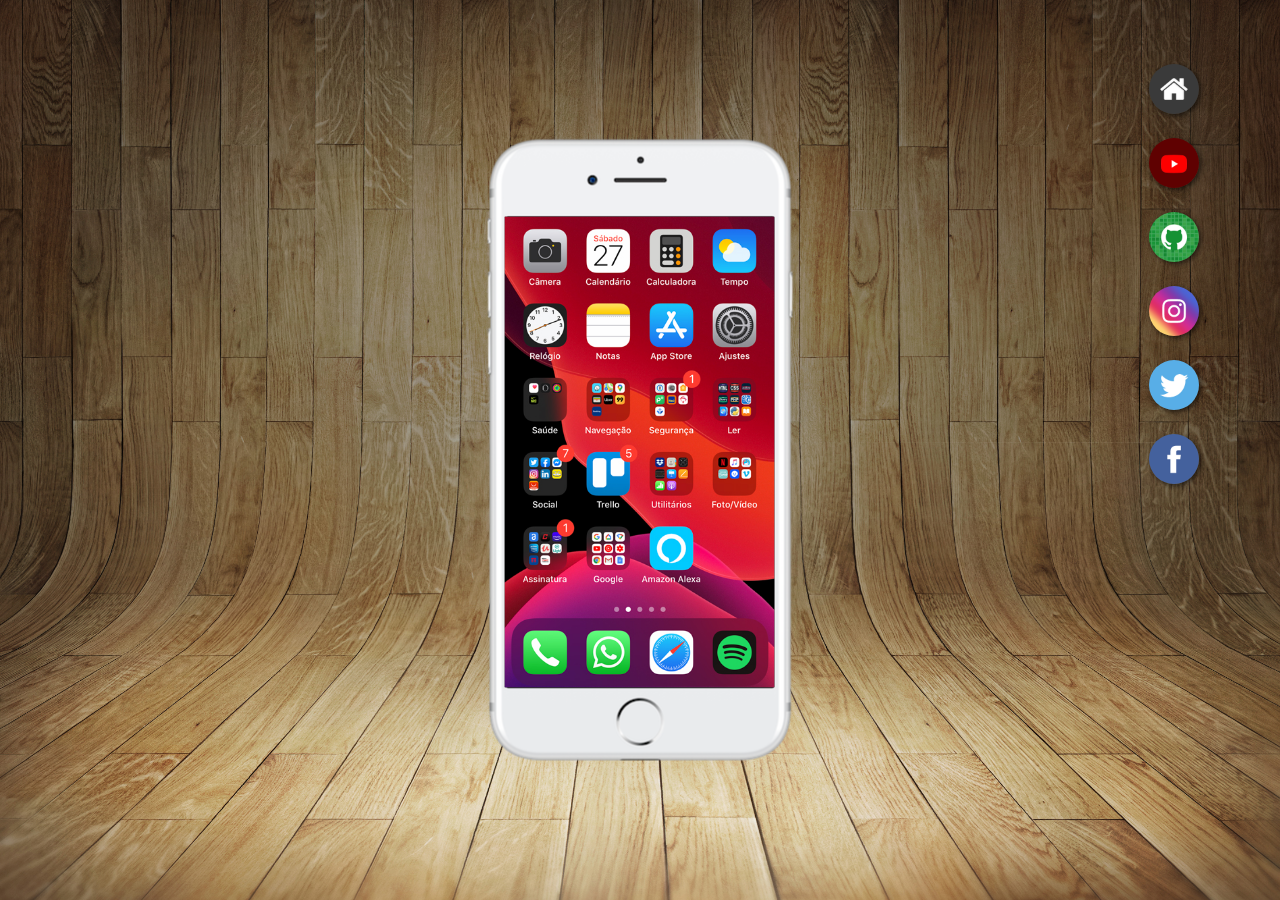
<file: Desafio/código/index.html>
<!DOCTYPE html>
<html lang="pt-BR">
<head>
    <meta charset="UTF-8">
    <meta name="viewport" content="width=device-width, initial-scale=1.0">
    <title>Projeto Redes Sociais</title>
    <link rel="shortcut icon" href="../imagens/favicon.ico" type="image/x-icon">
    <link rel="stylesheet" href="../estilo/style.css">
</head>
<body>
    <main>
        <section id="telefone">
            <iframe src="home.html" name="Tela" id="tela" frameborder="0">Seu navegador não é compatível com isso.</iframe>
        </section>
        <section id="redes-sociais">
            <a href='home.html' target="Tela"><img src="../imagens/logo-home.jpg" alt=""></a><br>
            <a href="sites/youtube.html" target="Tela"><img src="../imagens/logo-youtube.jpg" alt=""></a><br>
            <a href="sites/git.html" target="Tela"><img src="../imagens/logo-github.jpg" alt="Github"></a><br>
            <a href="sites/instagram.html" target="Tela"><img src="../imagens/logo-instagram.jpg" alt="Instagram"></a><br>
            <a href="sites/twitter.html" target="Tela"><img src="../imagens/logo-twitter.jpg" alt="Twitter"></a><br>
            <a href="sites/facebook.html" target="Tela"><img src="../imagens/logo-facebook.jpg" alt="Facebook"></a><br>
        </section>
    </main>
</body>
</html>
</file>
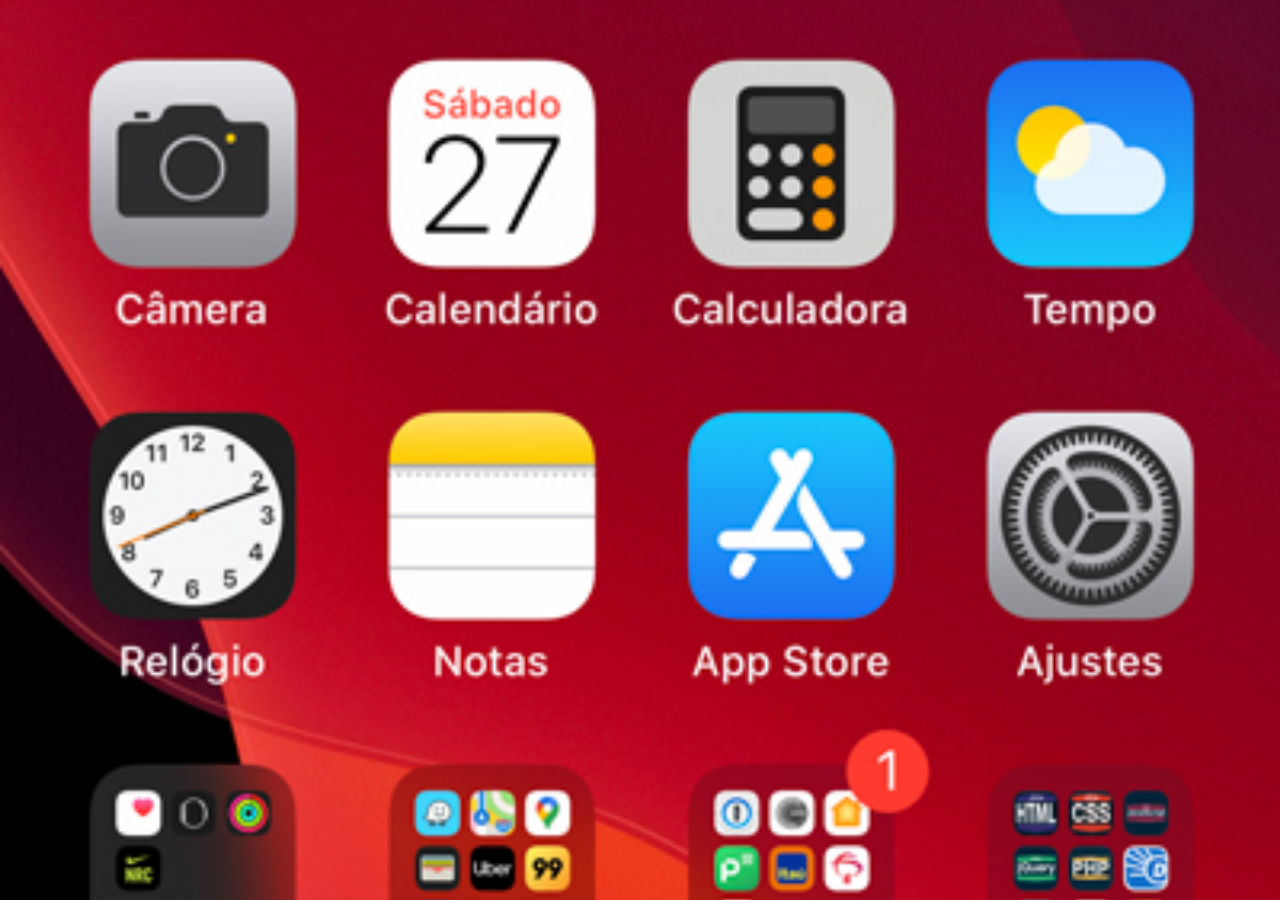
<file: Desafio/home.html/index.html>
<!DOCTYPE html>
<html lang="pt-BR">
<head>
    <meta charset="UTF-8">
    <meta name="viewport" content="width=device-width, initial-scale=1.0">
    <title>Home</title>
    <style>
        *{
            margin: 0px;
            padding: 0px;
        }
        body{
            height: 100vh;
            width: 100vw;
            background: black url(../imagens/tela-home.jpg) no-repeat top center;
            background-size: cover;
        }
    </style>
</head>
<body>
    
</body>
</html>
</file>
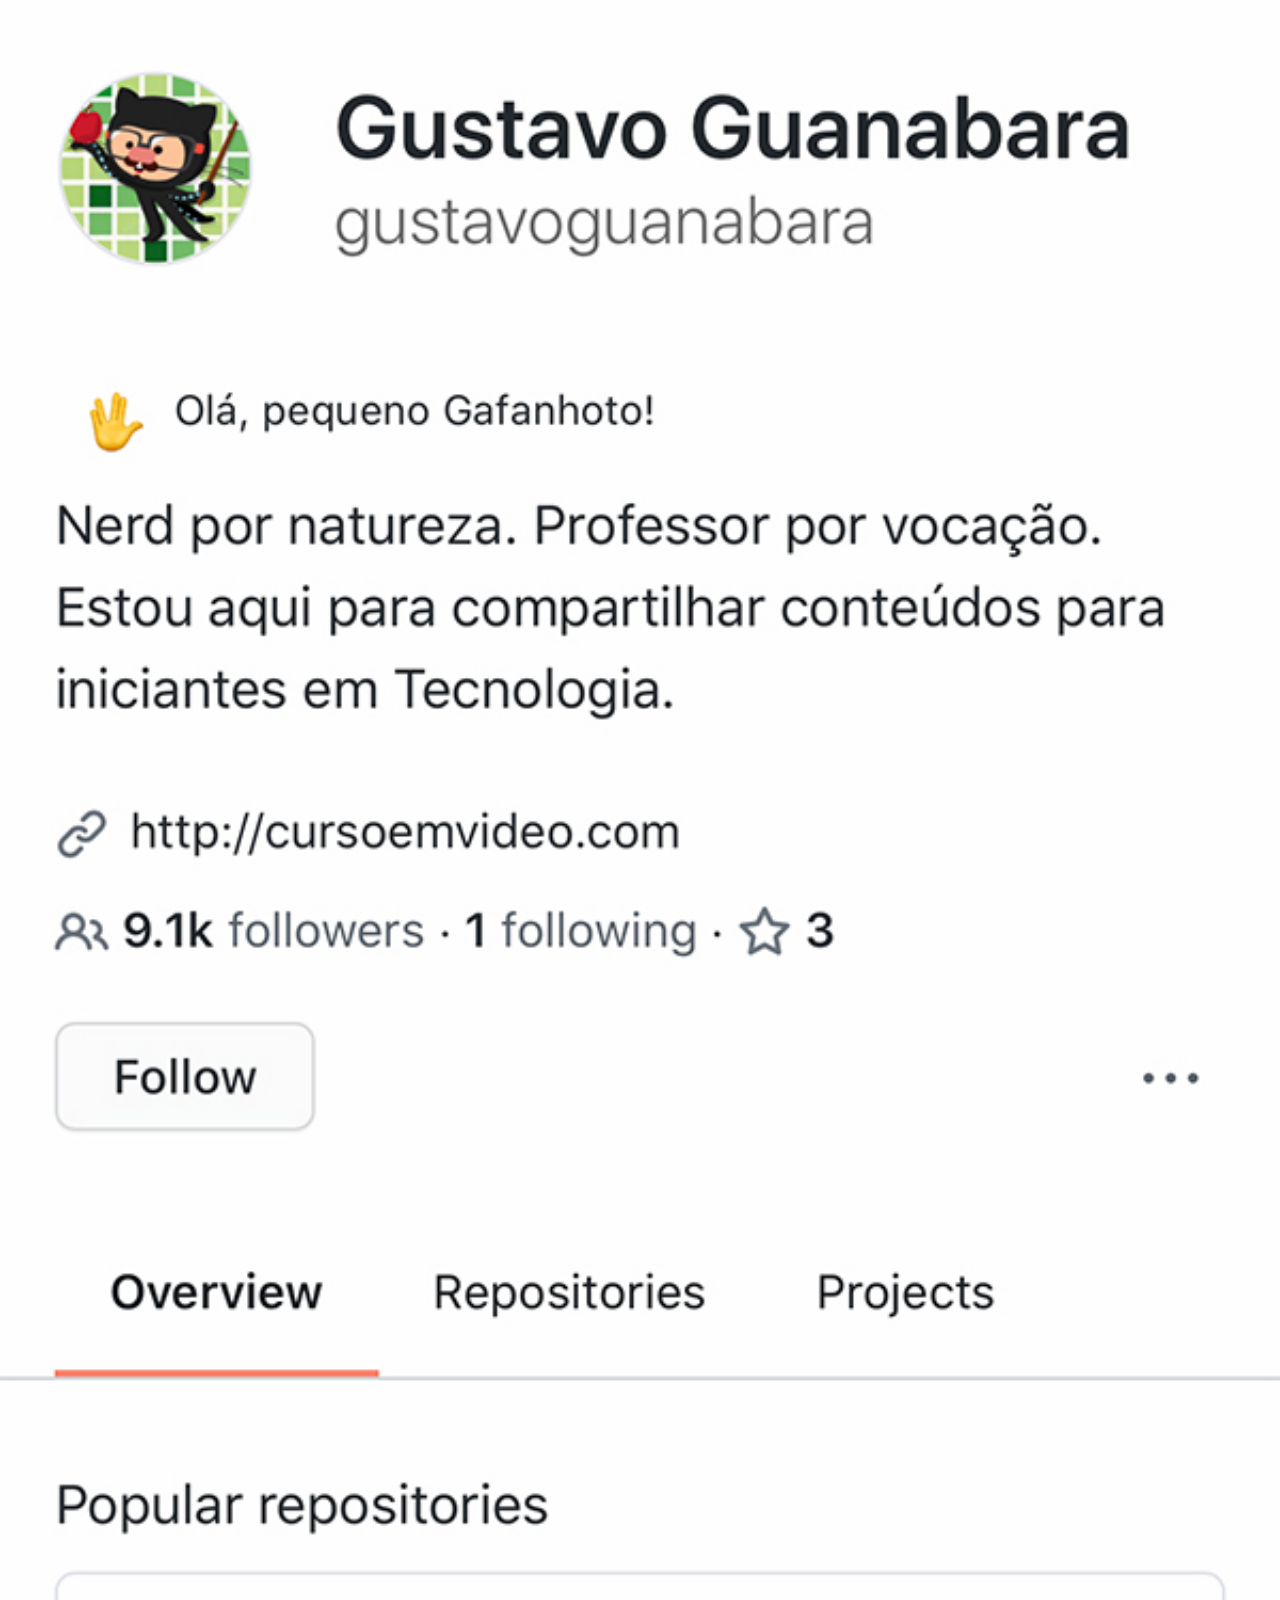
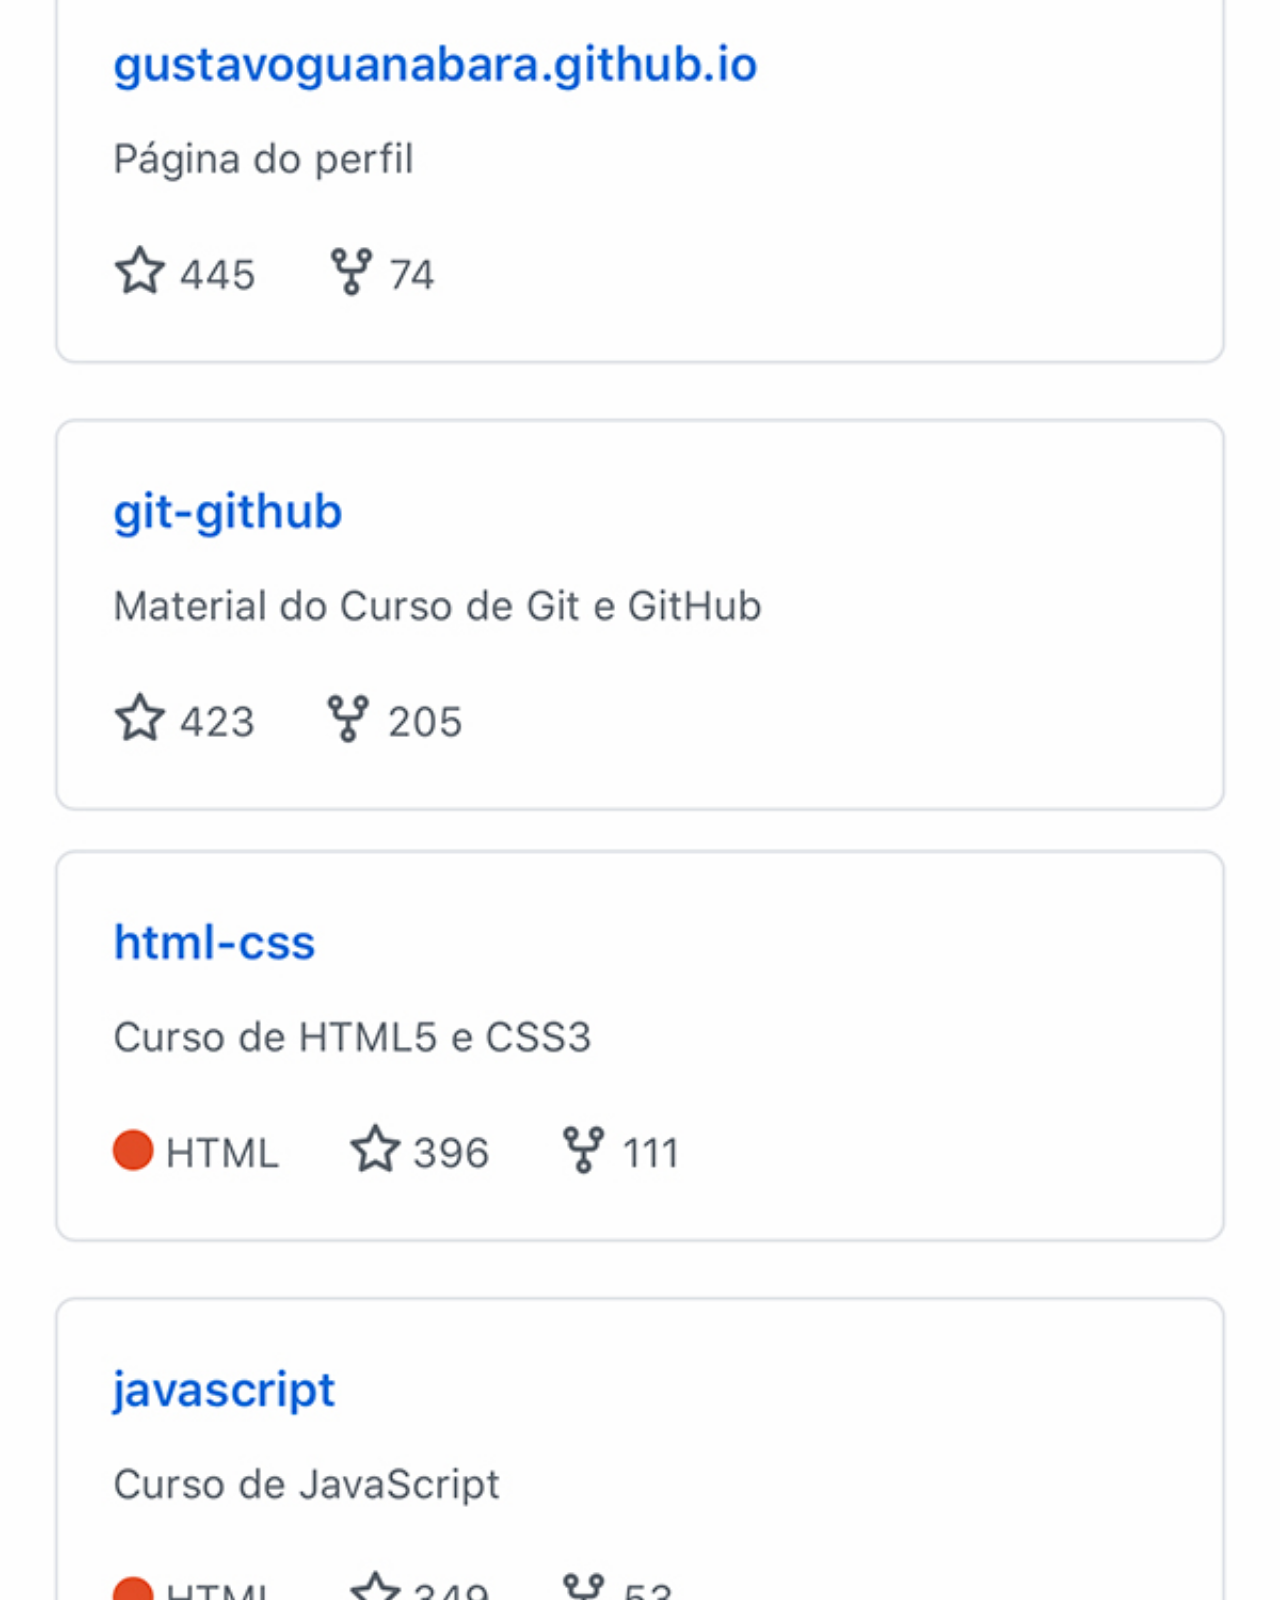
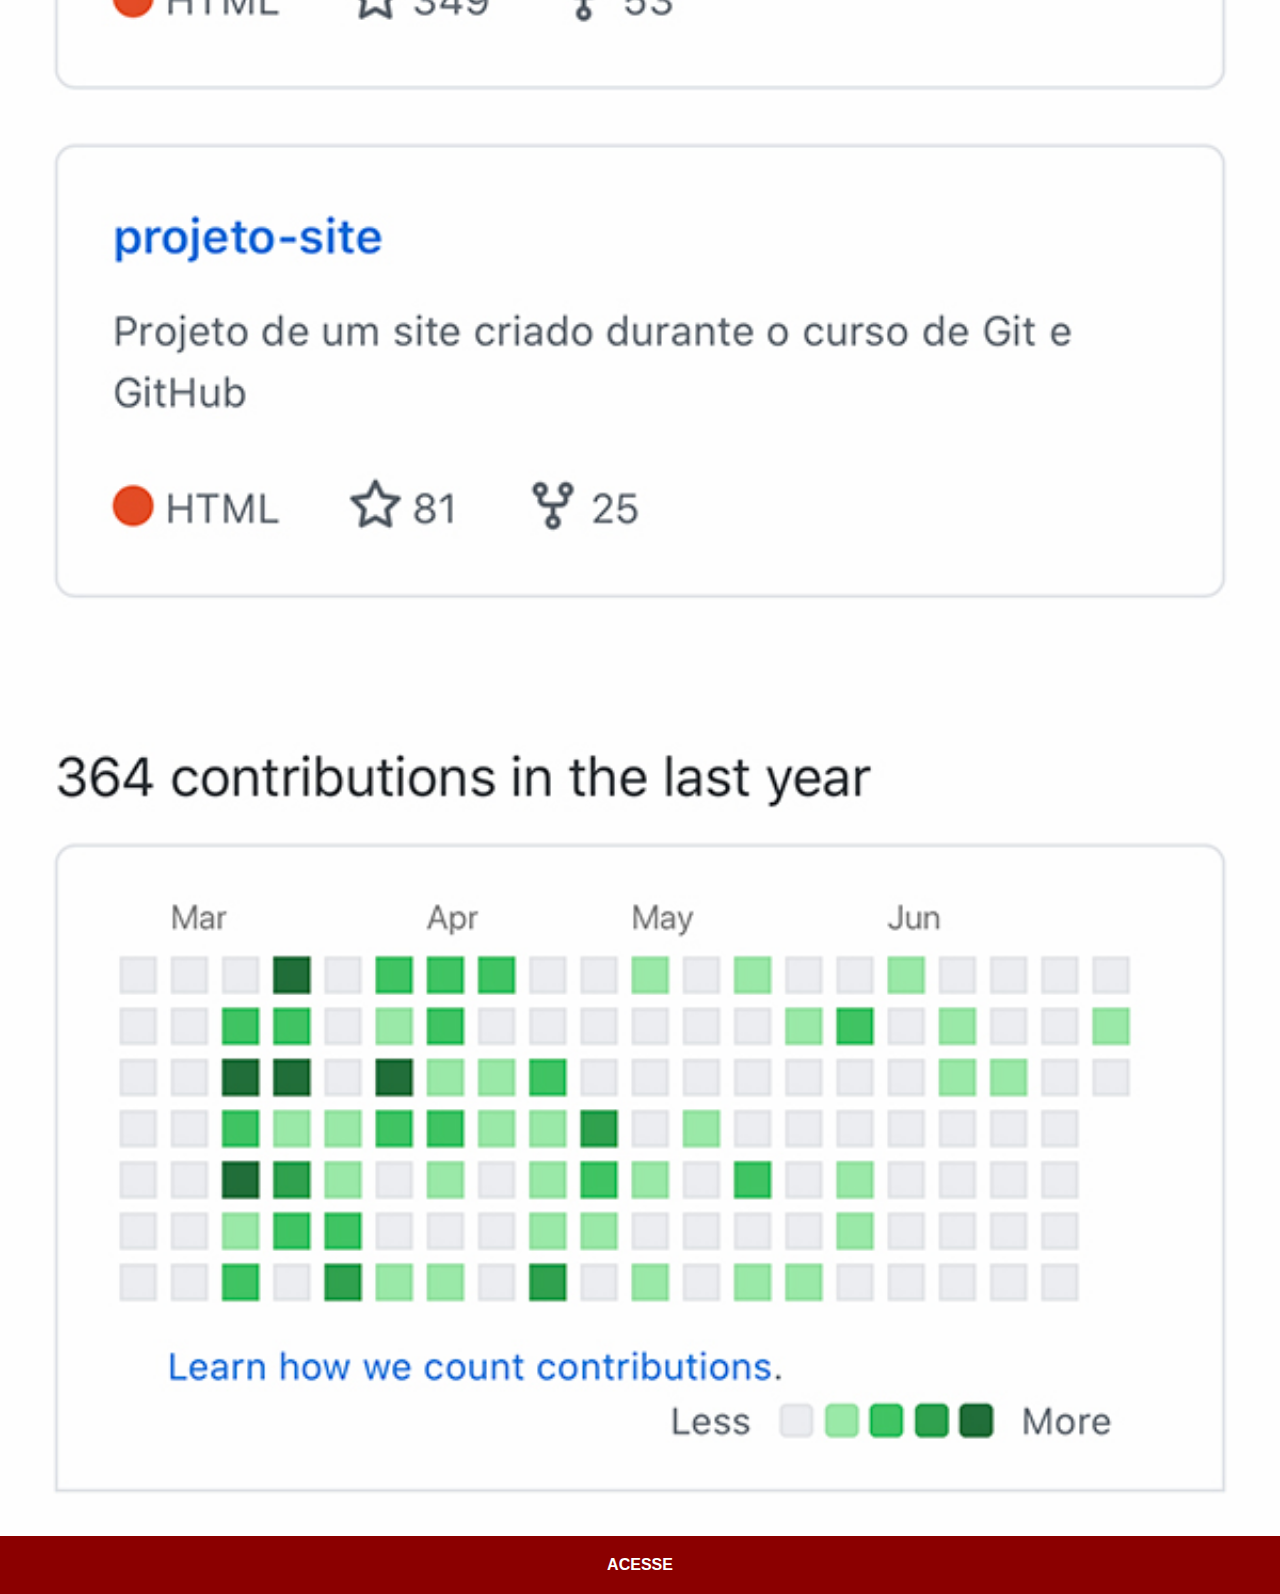
<file: Desafio/github.html/git.html>
<!DOCTYPE html>
<html lang="en">
<head>
    <meta charset="UTF-8">
    <meta name="viewport" content="width=device-width, initial-scale=1.0">
    <title>Document</title>
    <link rel="stylesheet" href="../estilo/social.css">
</head>
<body>
    <img src="../imagens/tela-github.jpg" alt="">
    <a href="https://github.com/gustavoguanabara/" target="_blank">ACESSE</a>
</body>
</html>
</file>
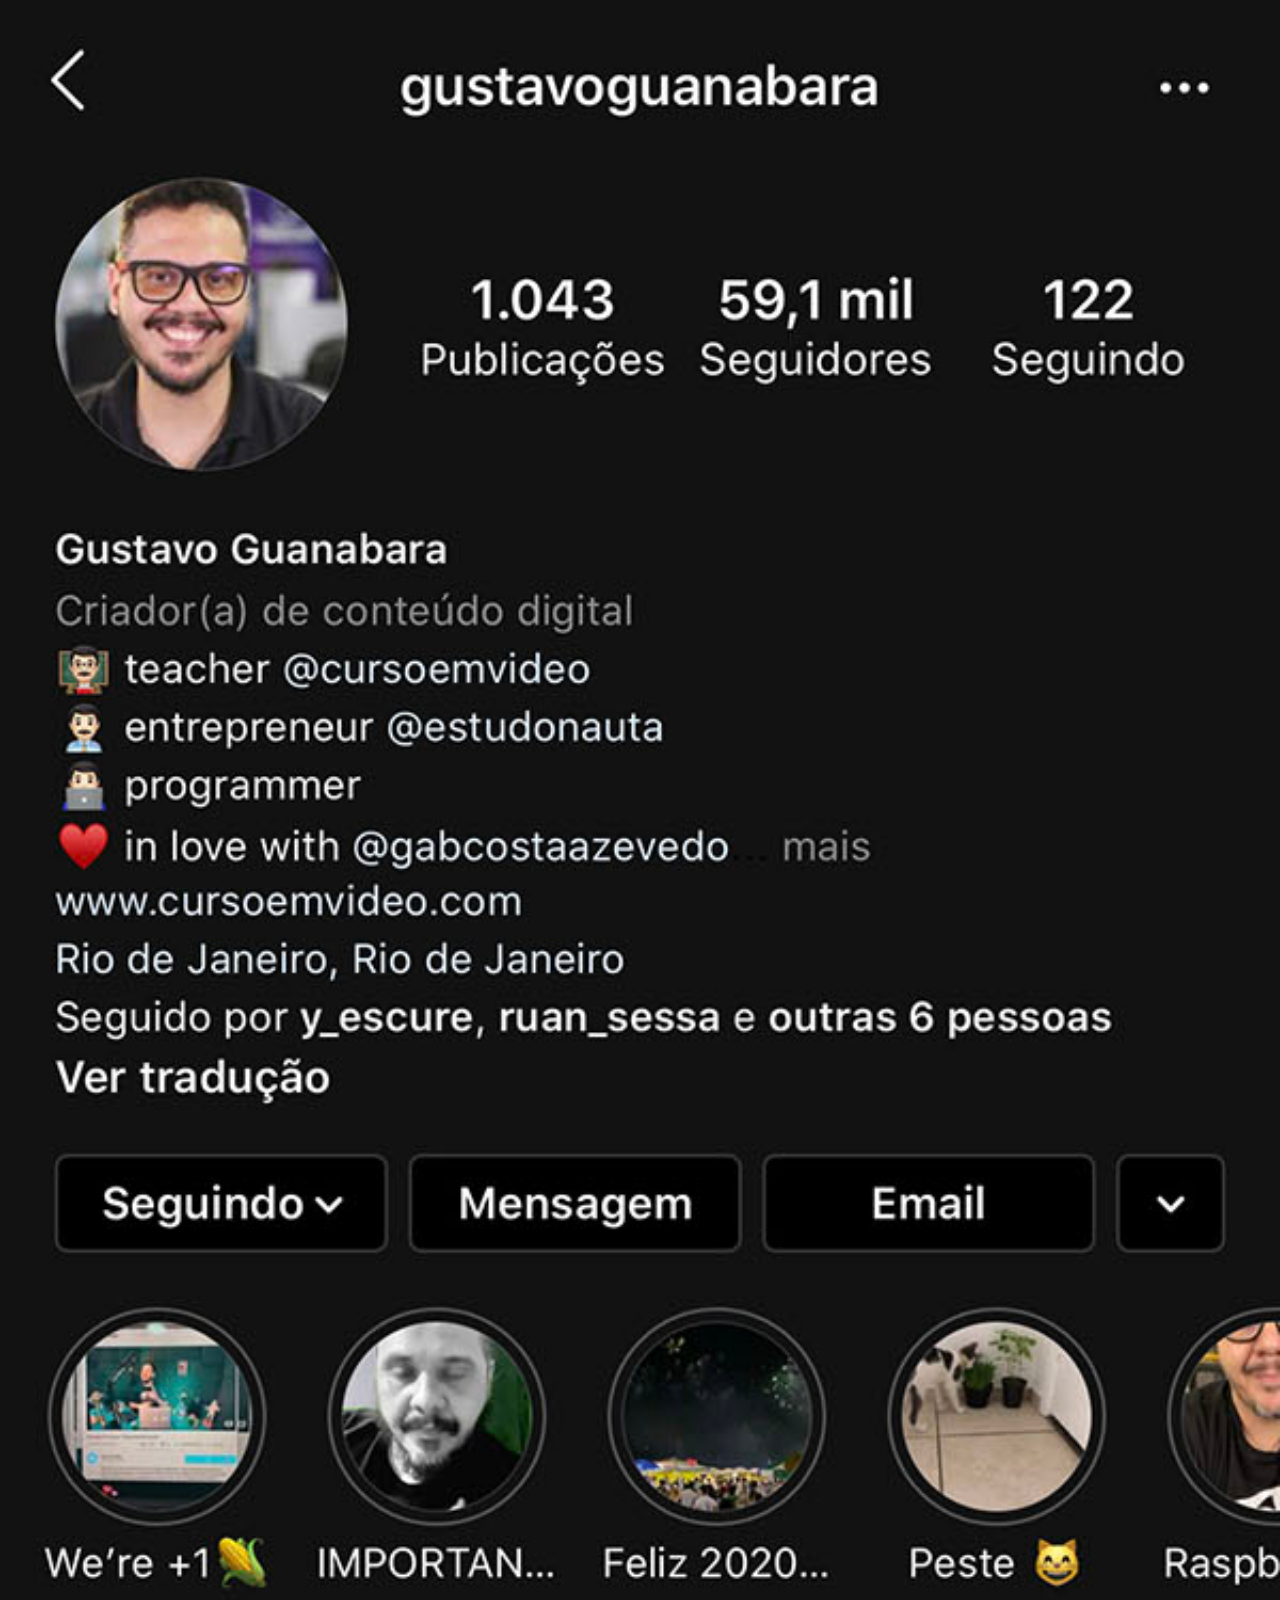
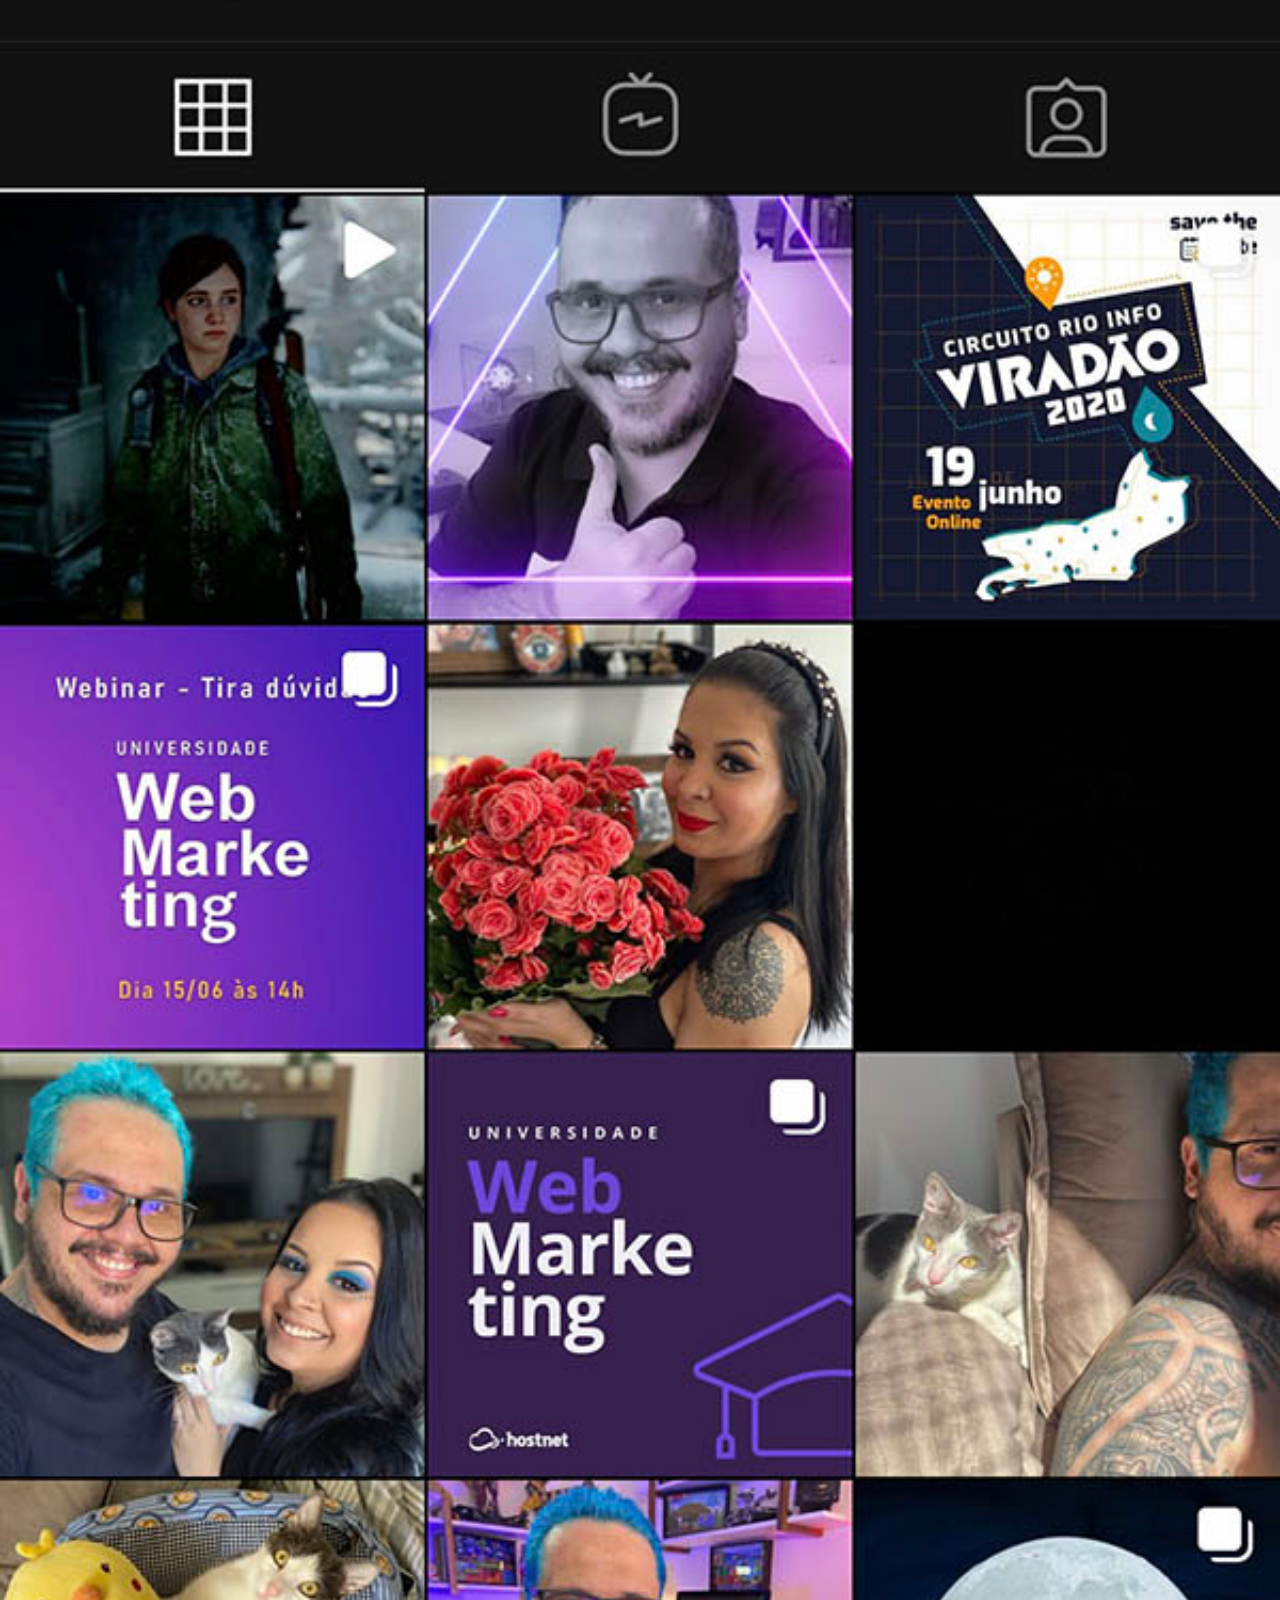
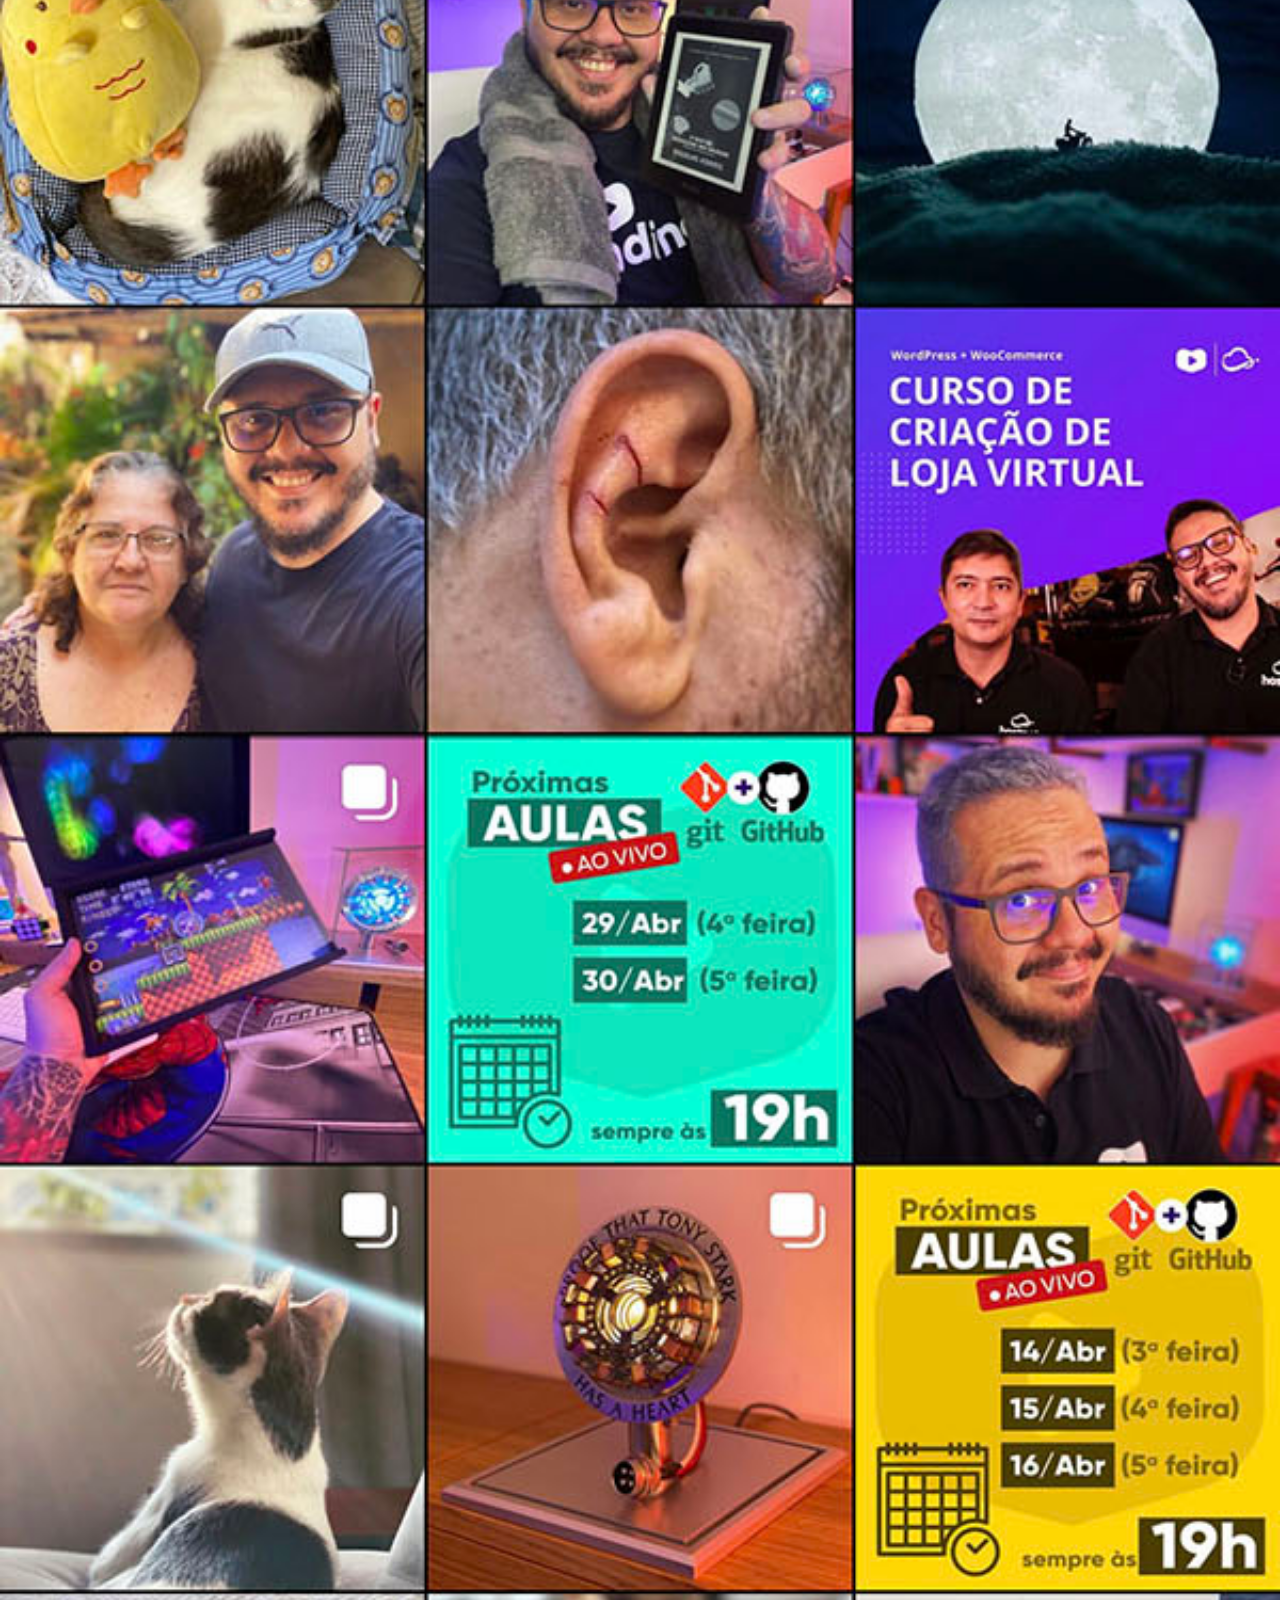
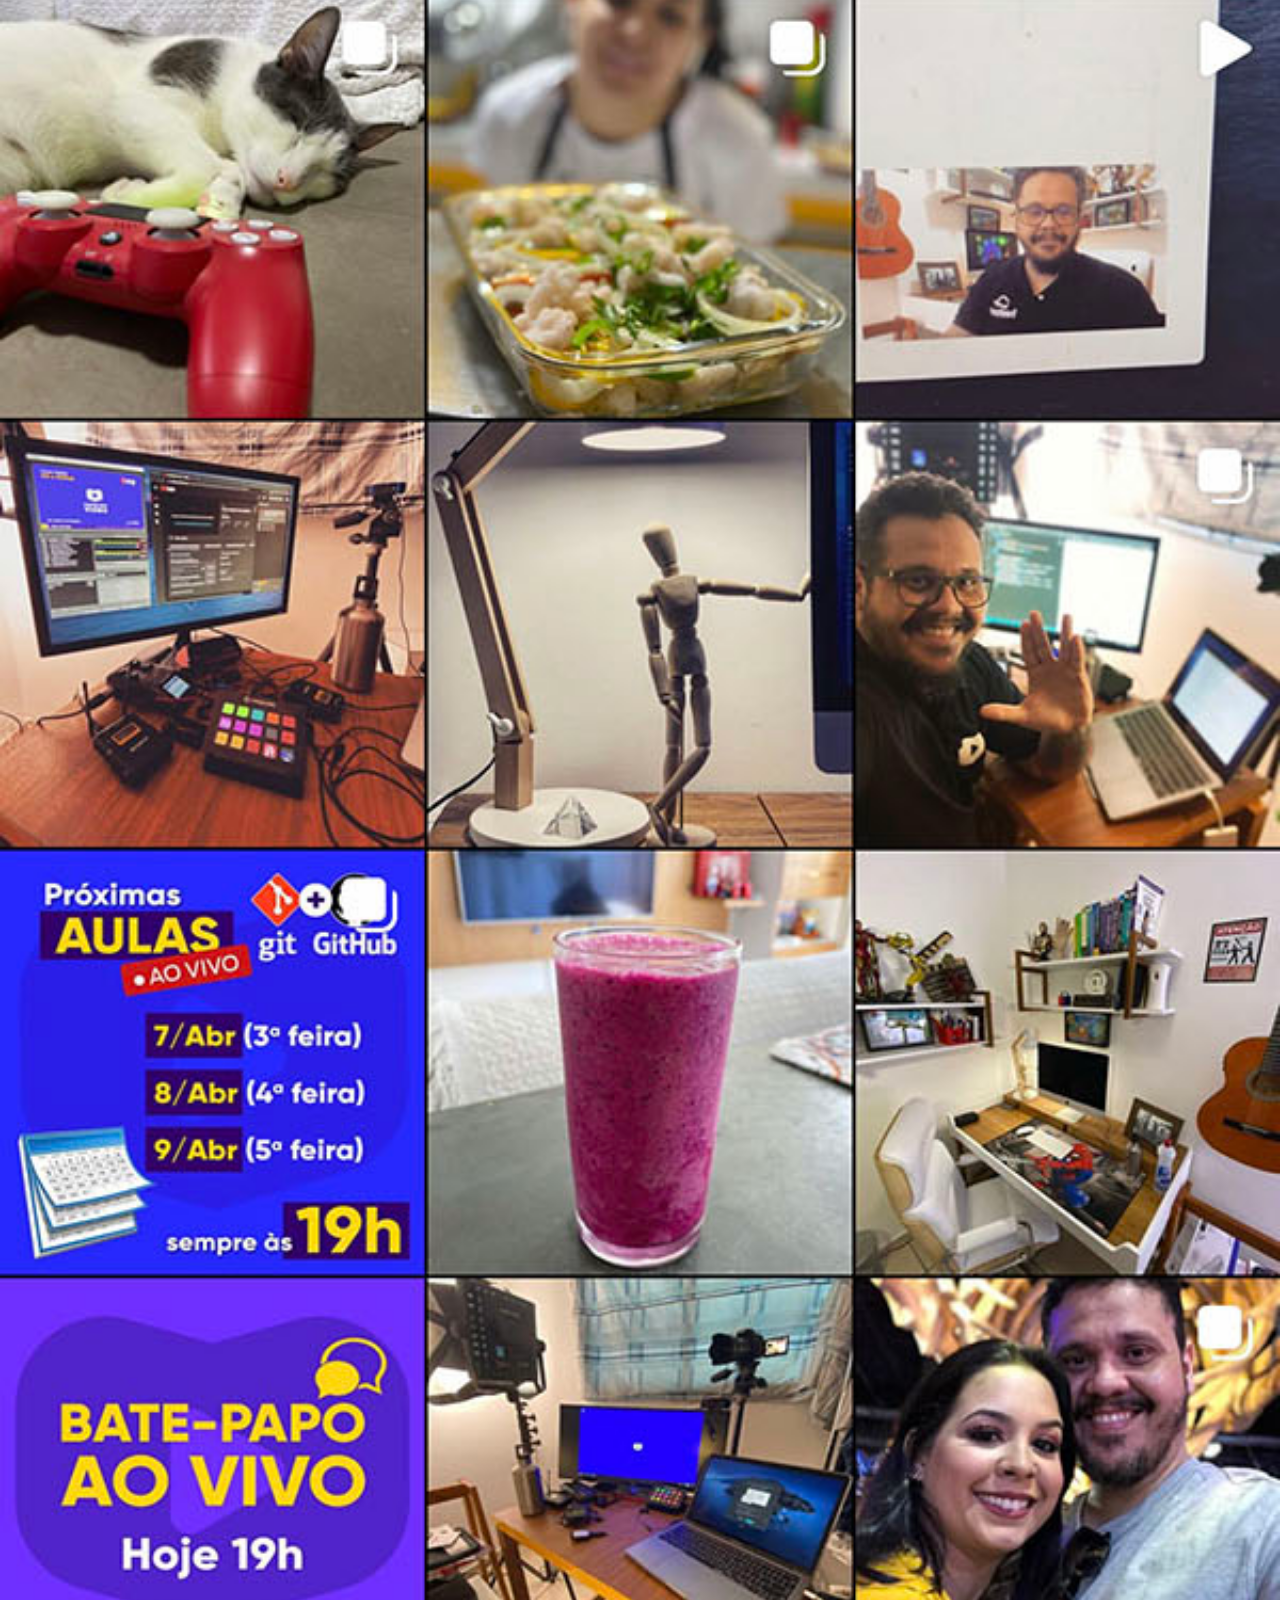
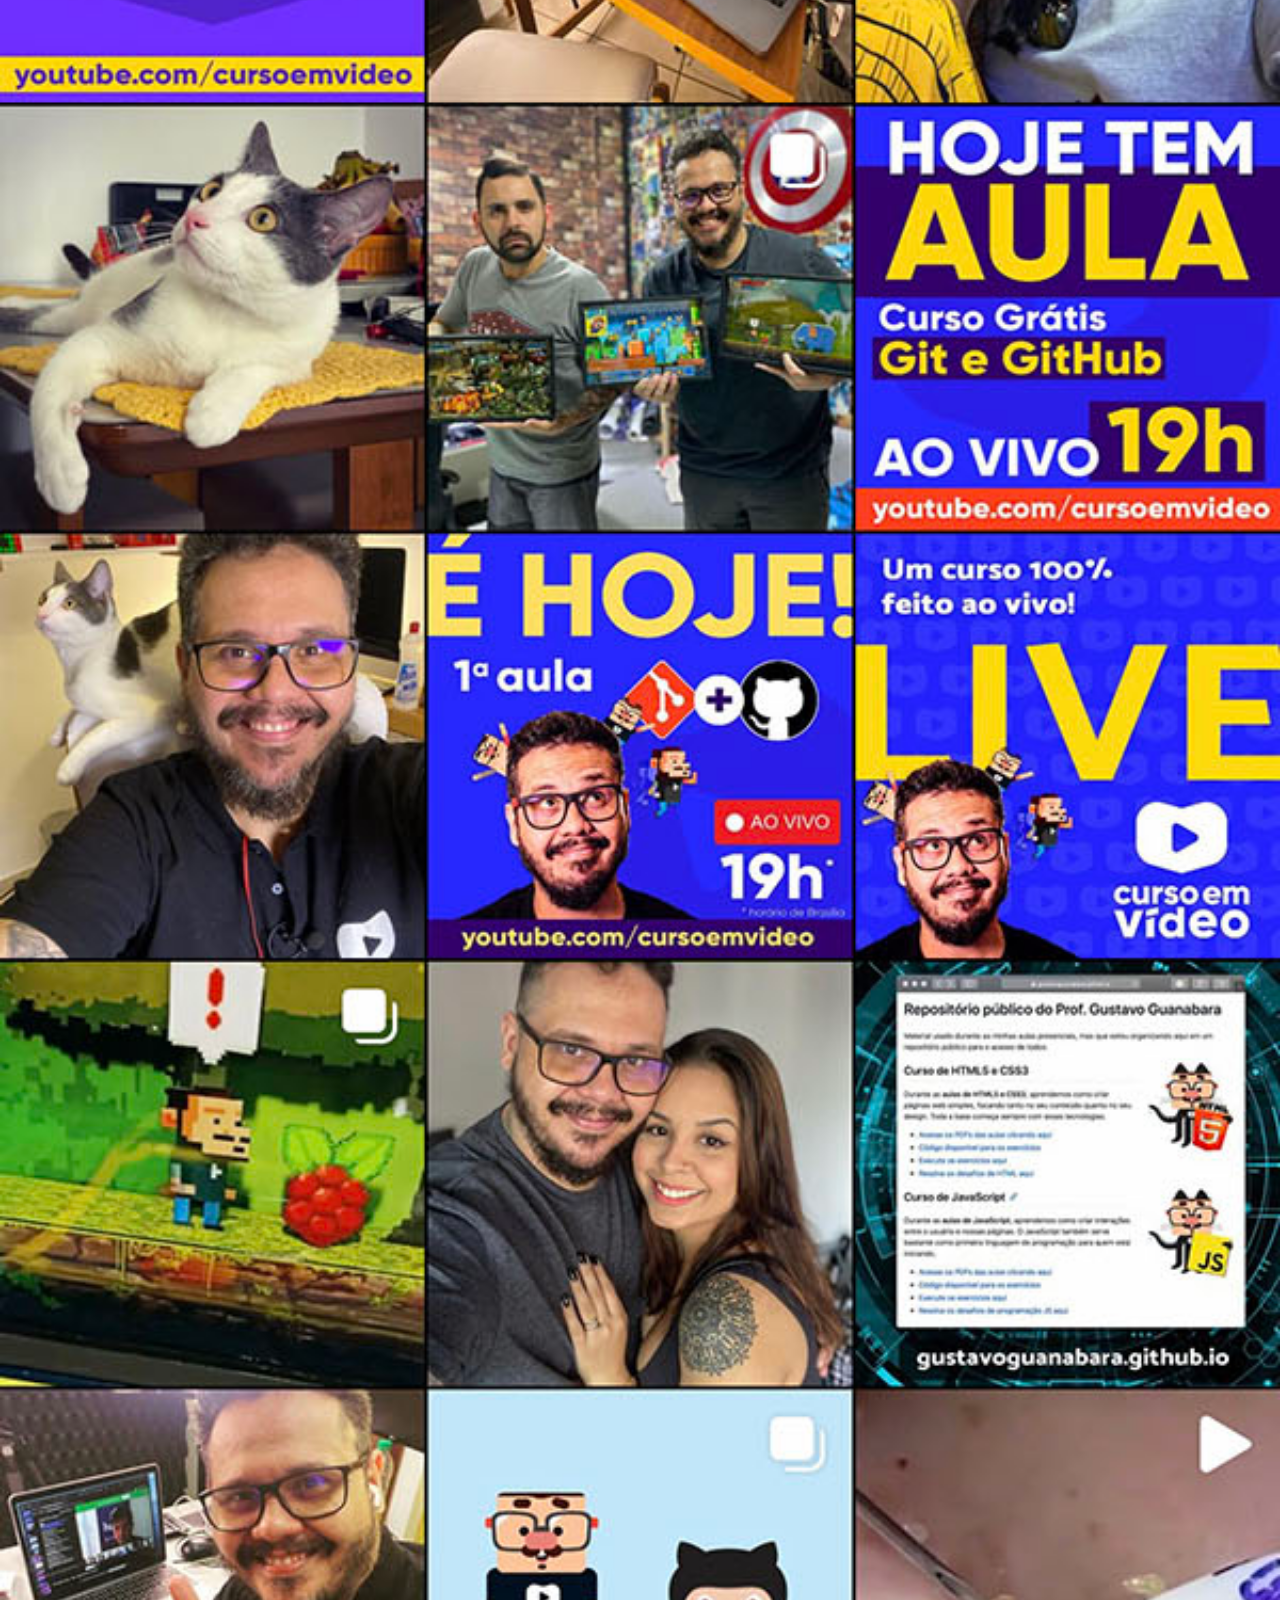
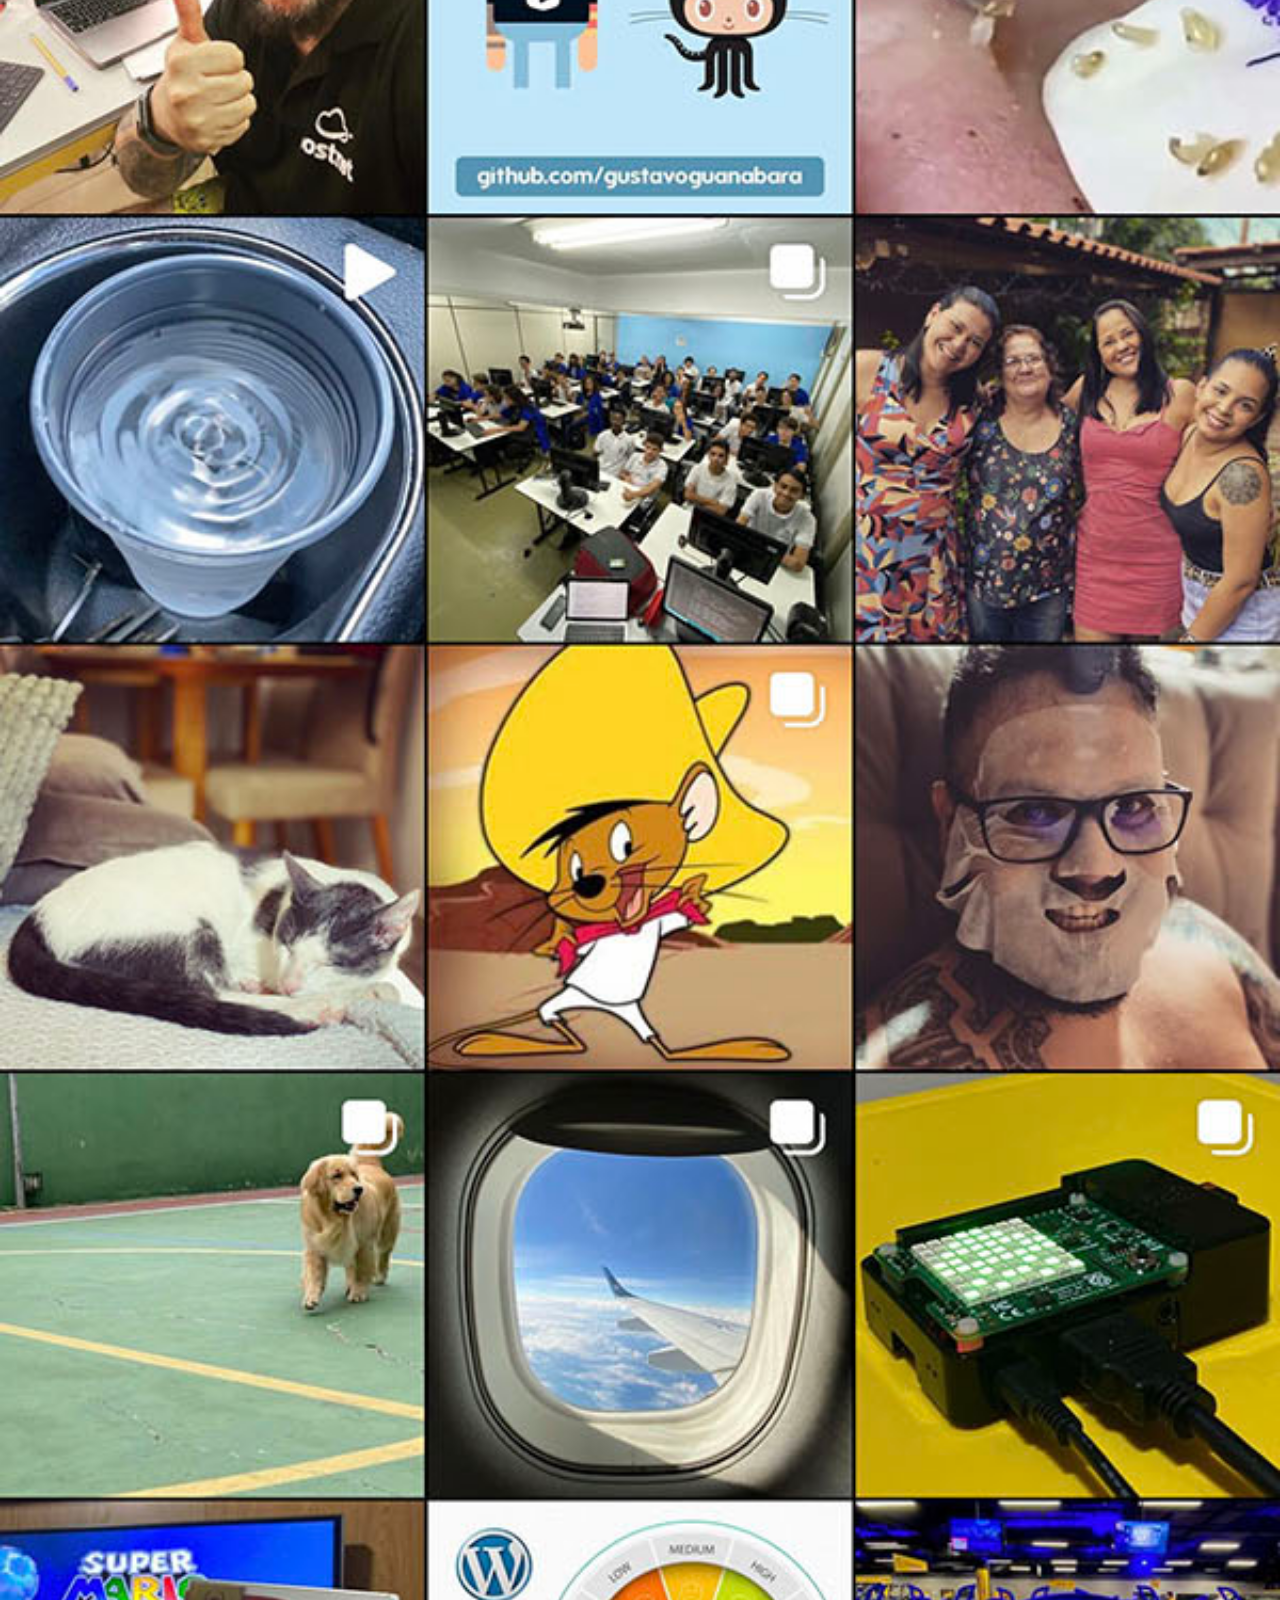
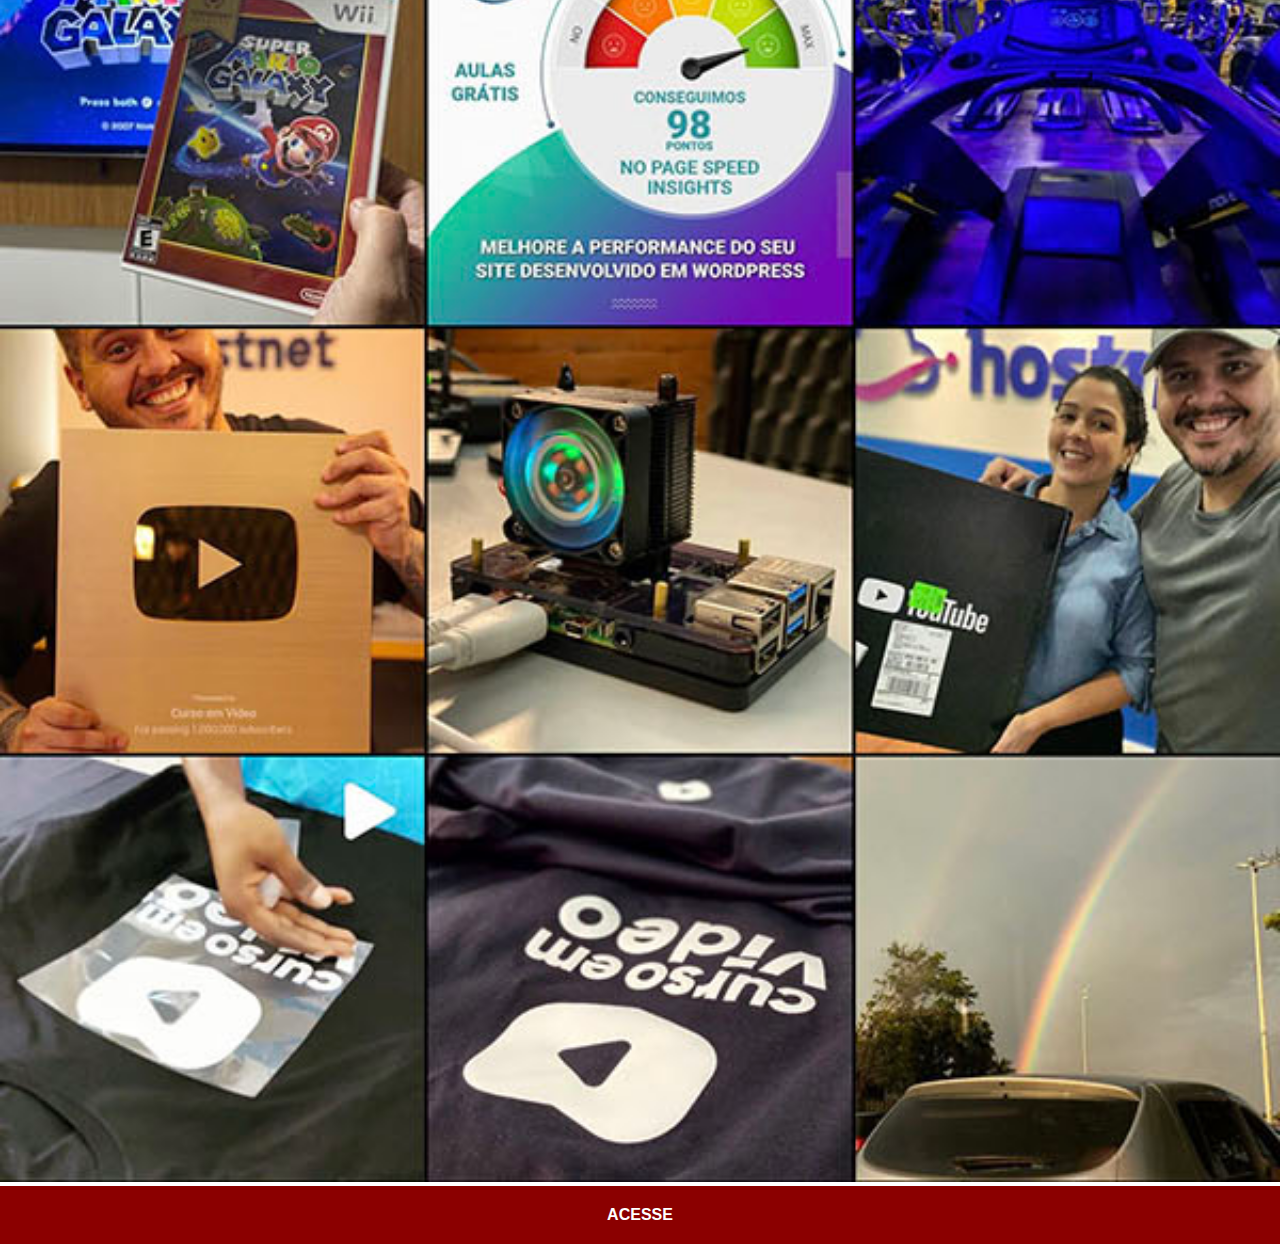
<file: Desafio/instagram.html/instagram.html>
<!DOCTYPE html>
<html lang="en">
<head>
    <meta charset="UTF-8">
    <meta name="viewport" content="width=device-width, initial-scale=1.0">
    <title>Document</title>
    <link rel="stylesheet" href="../estilo/social.css">
</head>
<body>
    <img src="../imagens/tela-instagram.jpg" alt="">
    <a href="https://www.instagram.com/gustavoguanabara/" target="_blank">ACESSE</a>
</body>
</html>
</file>
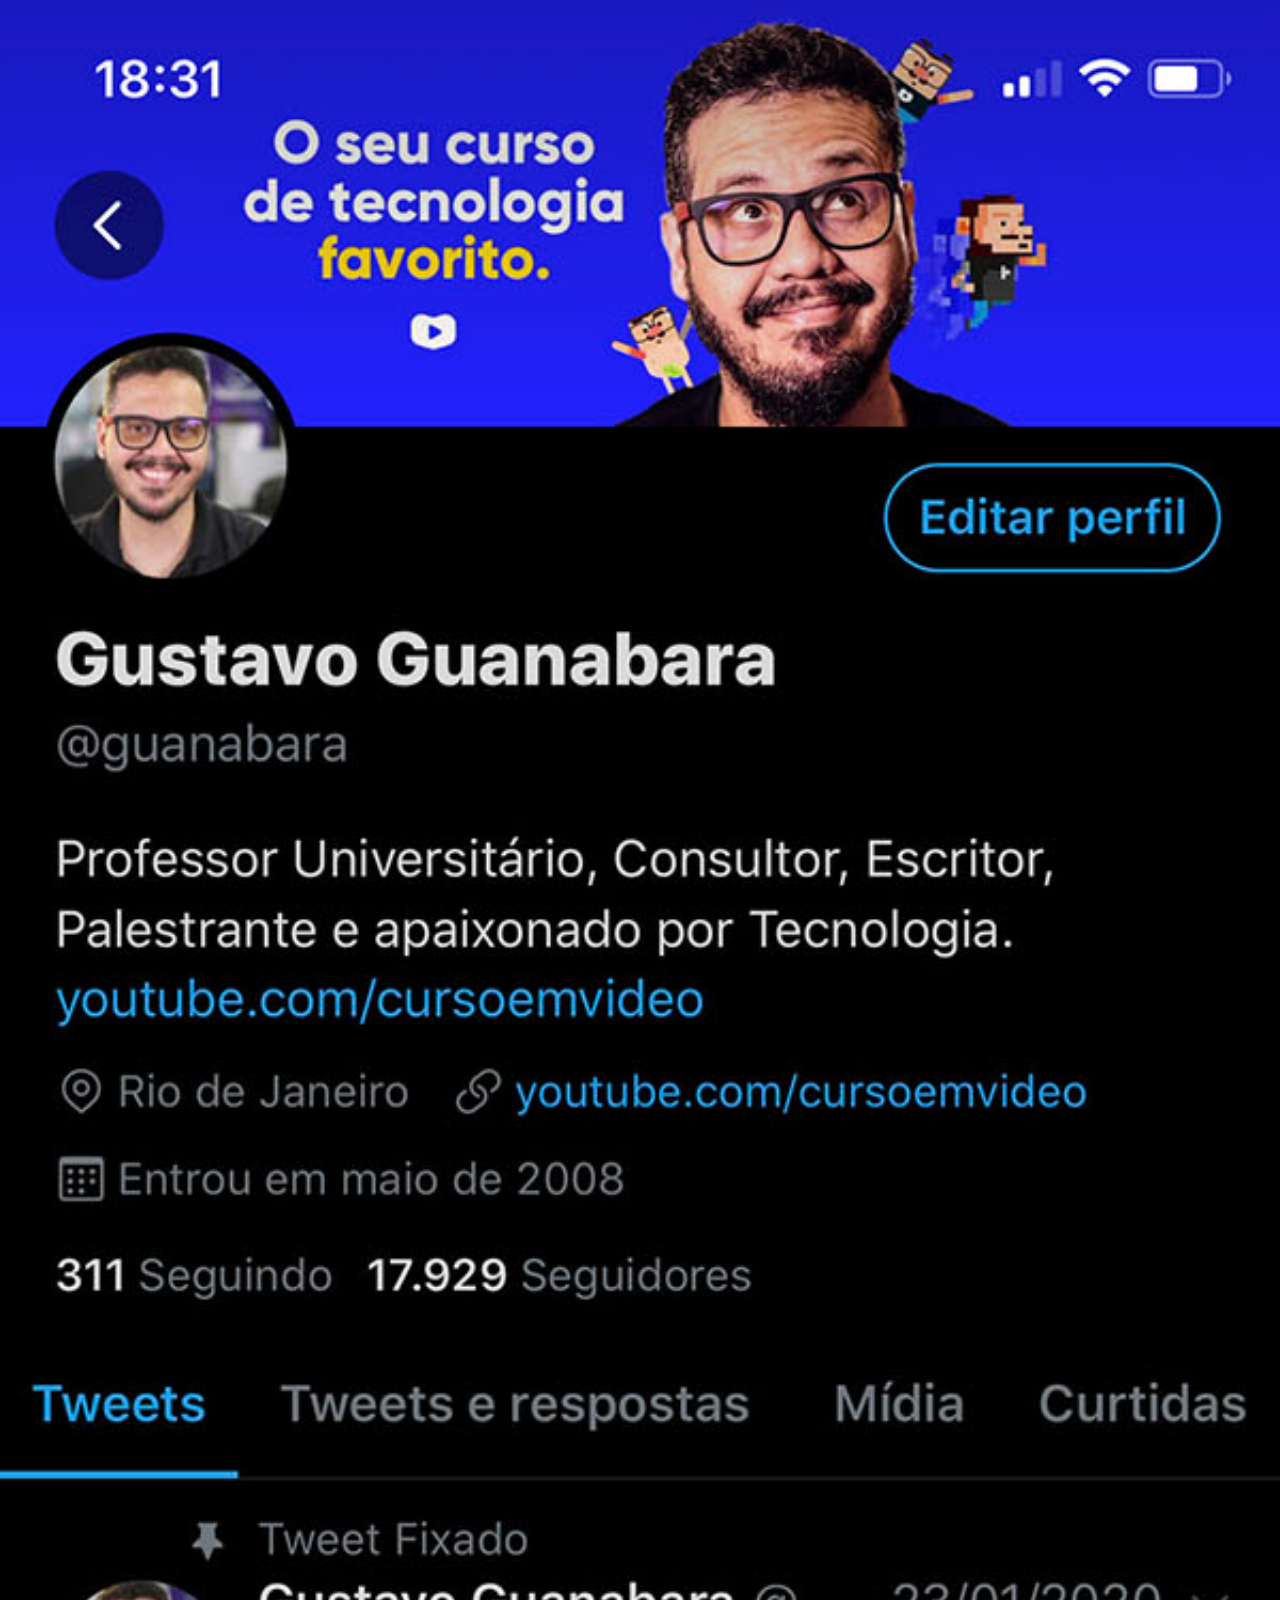
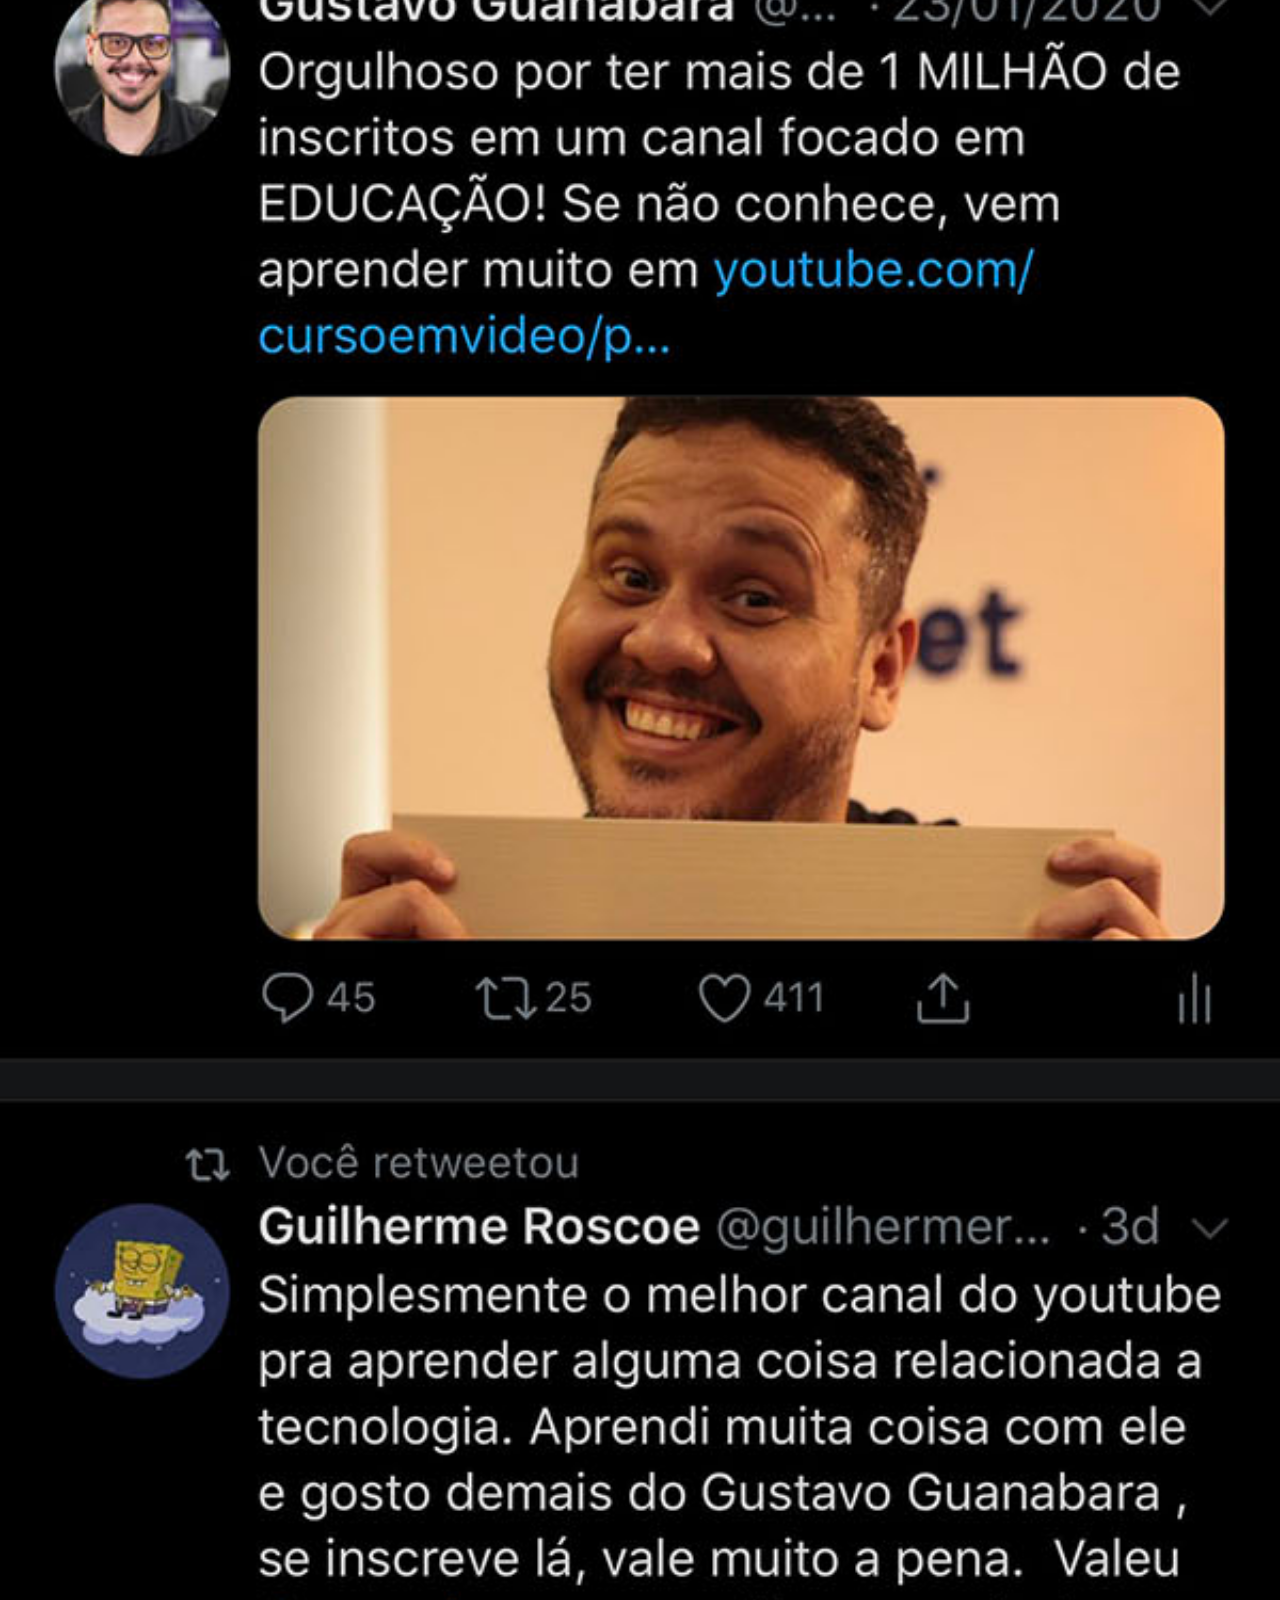
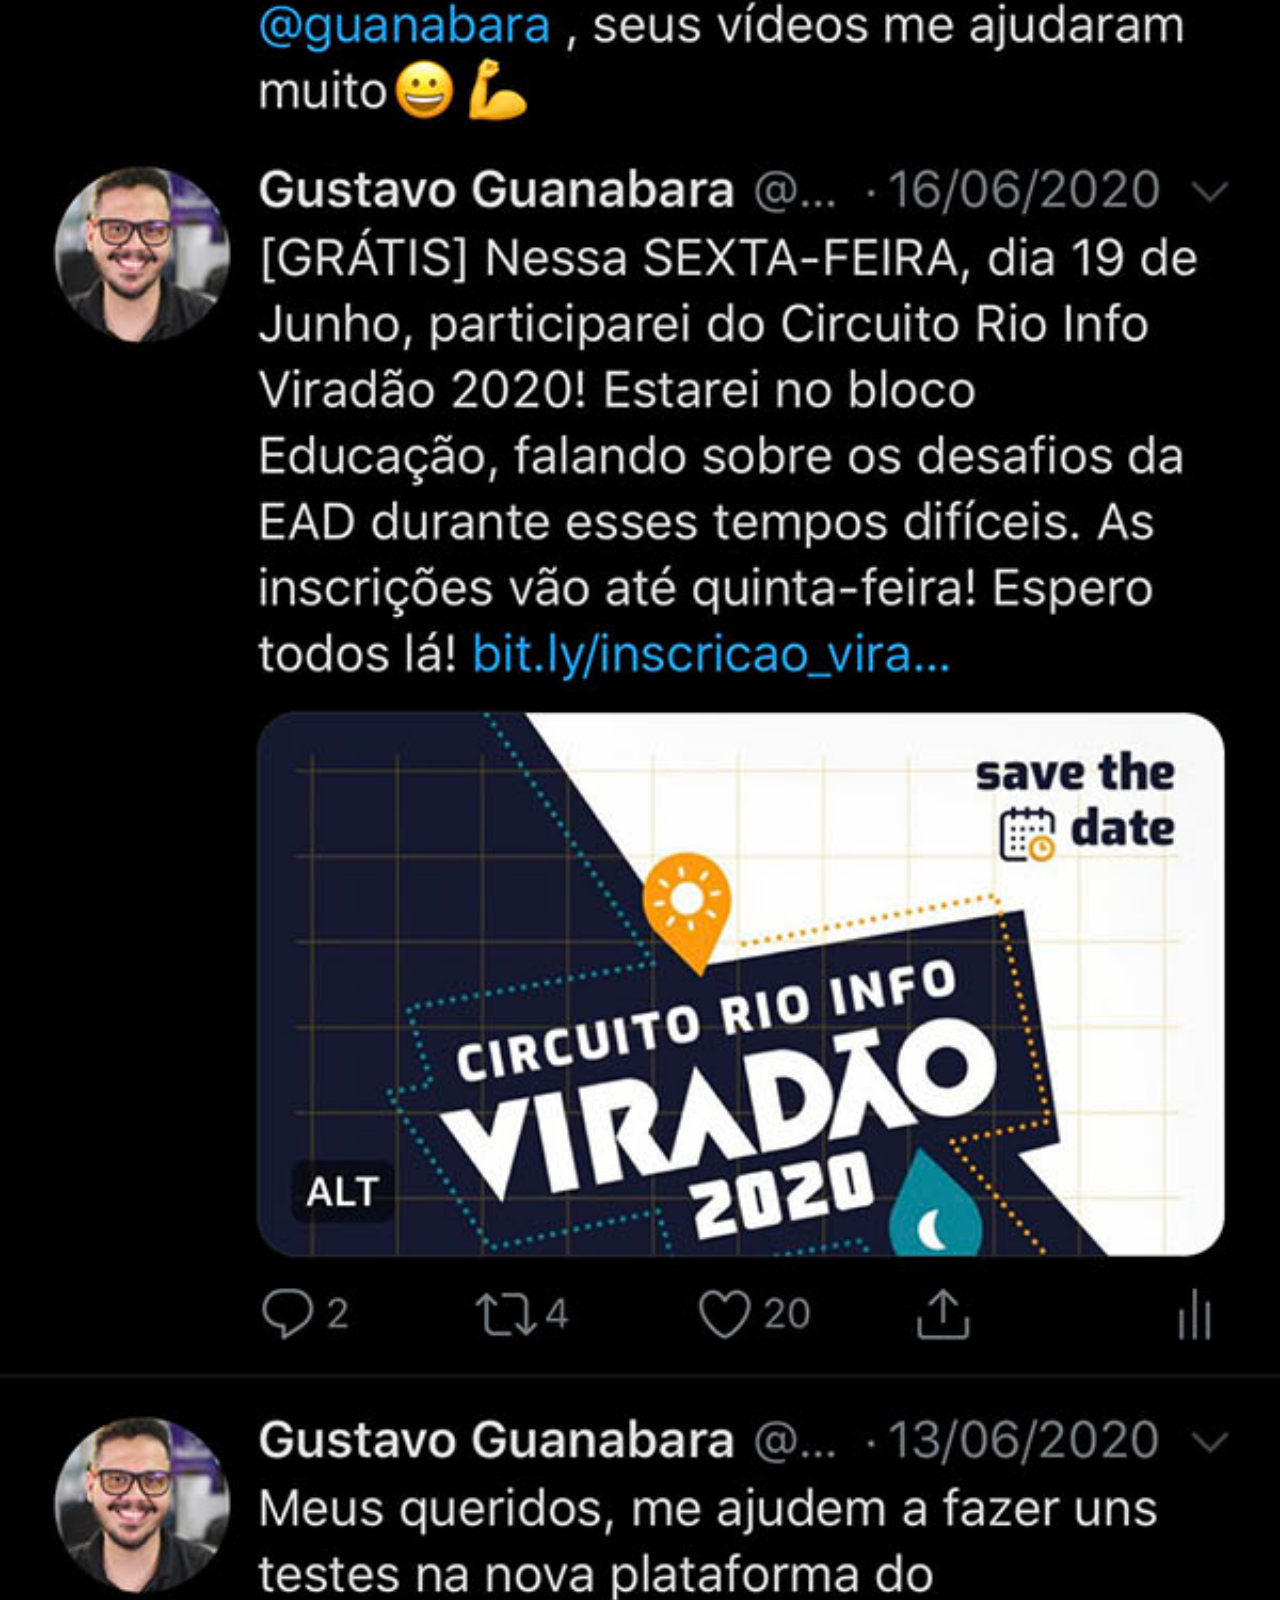
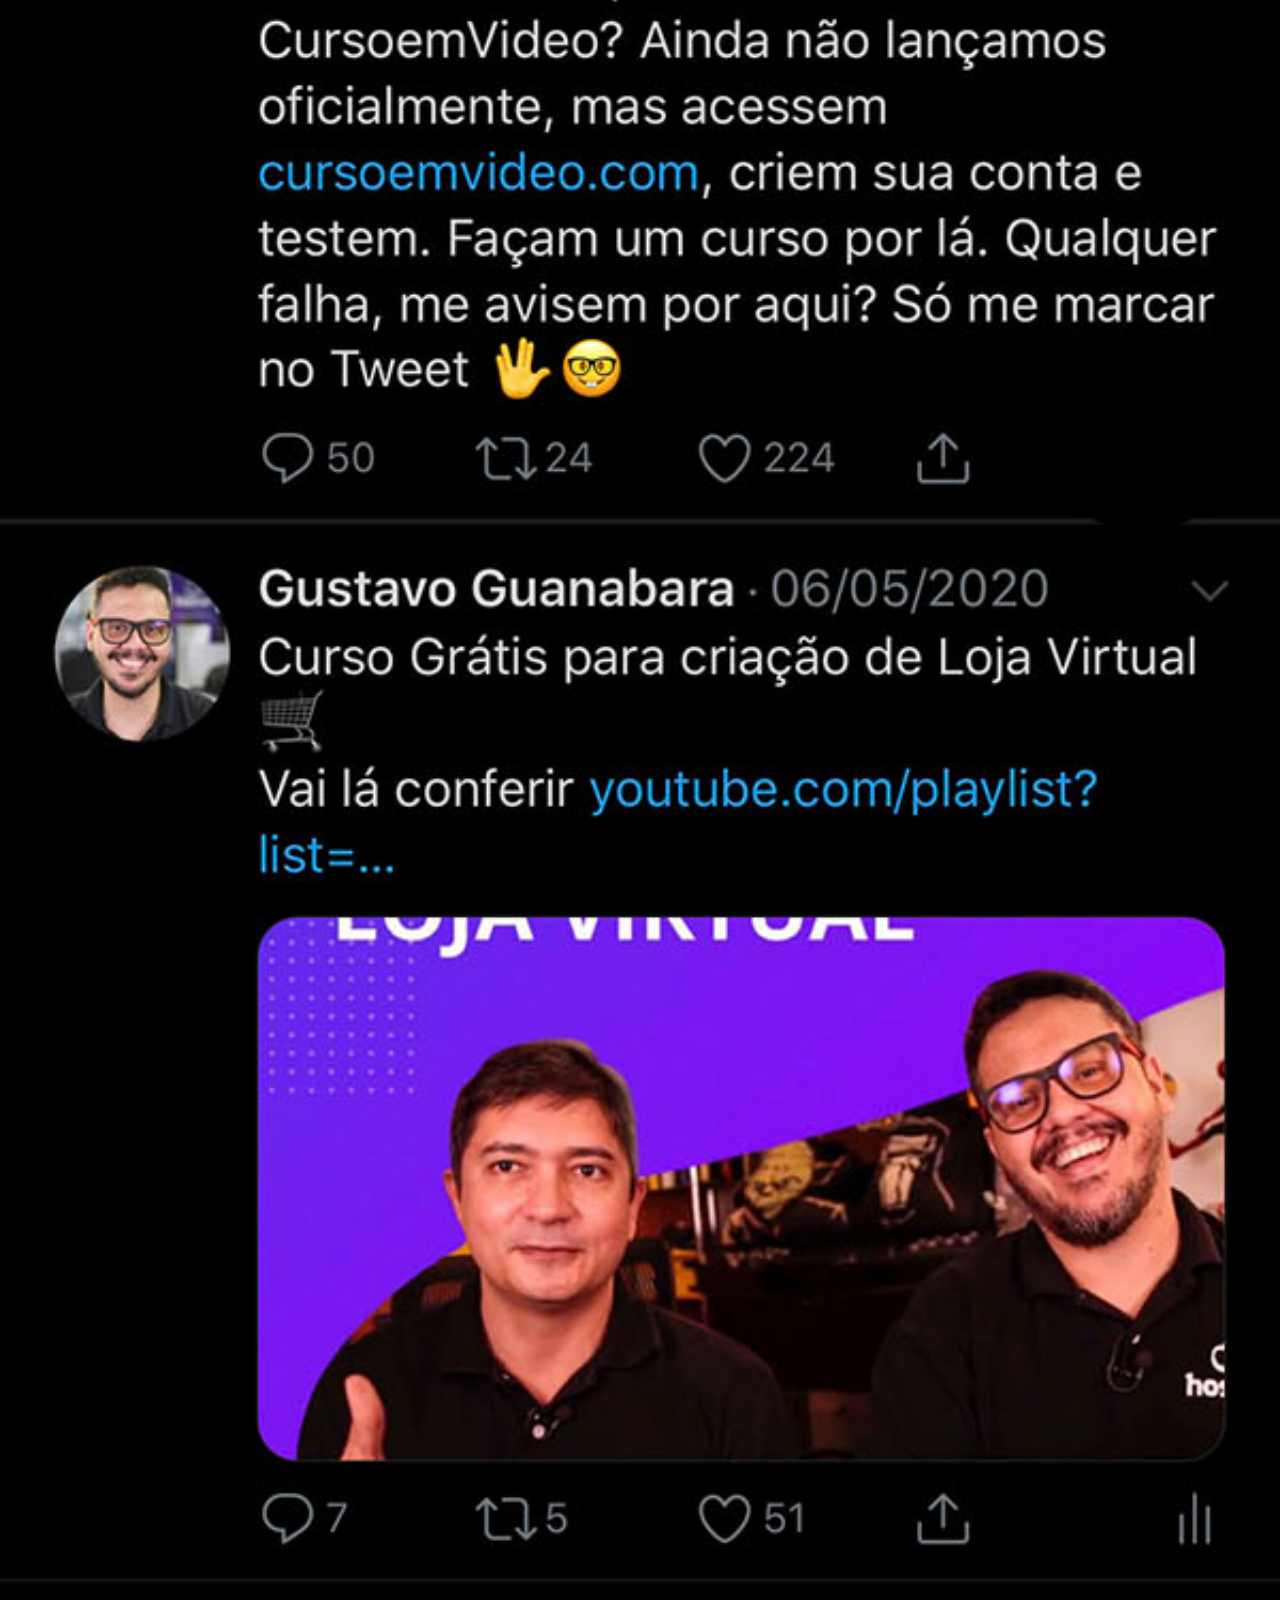
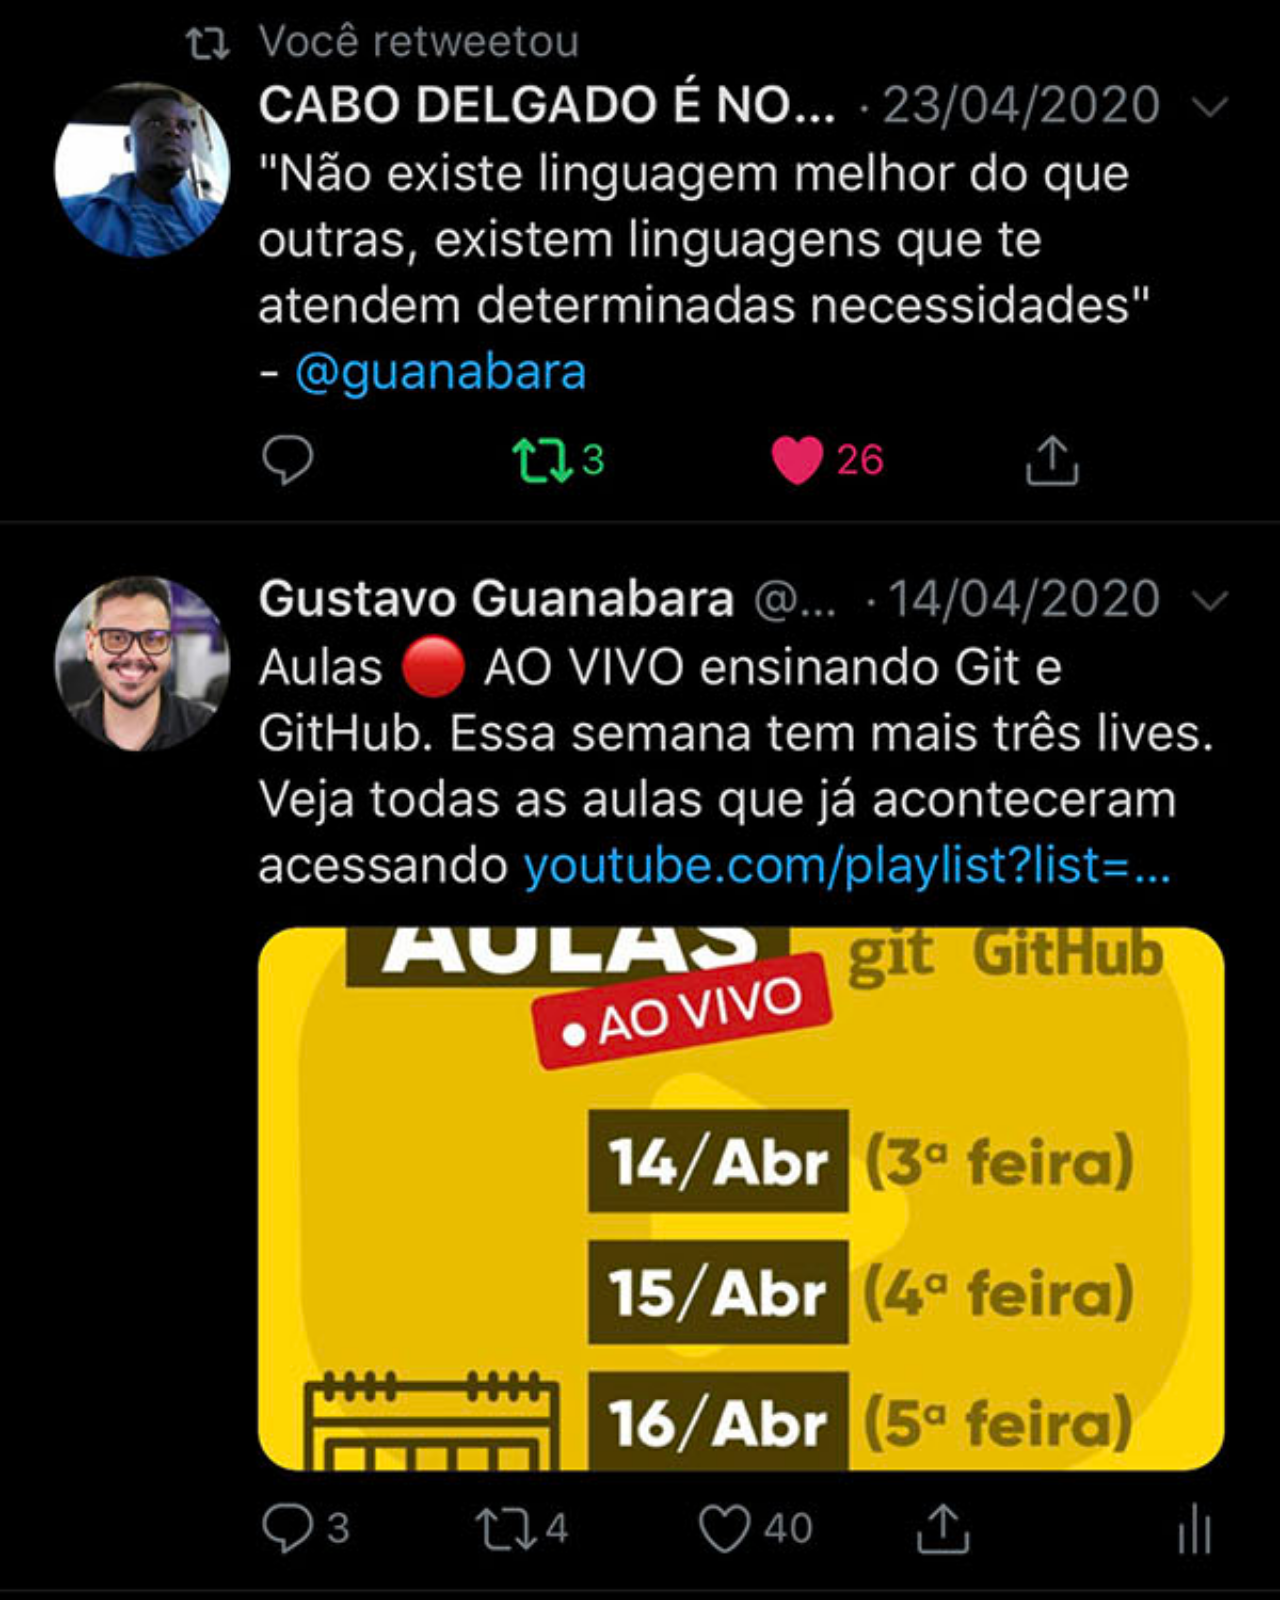
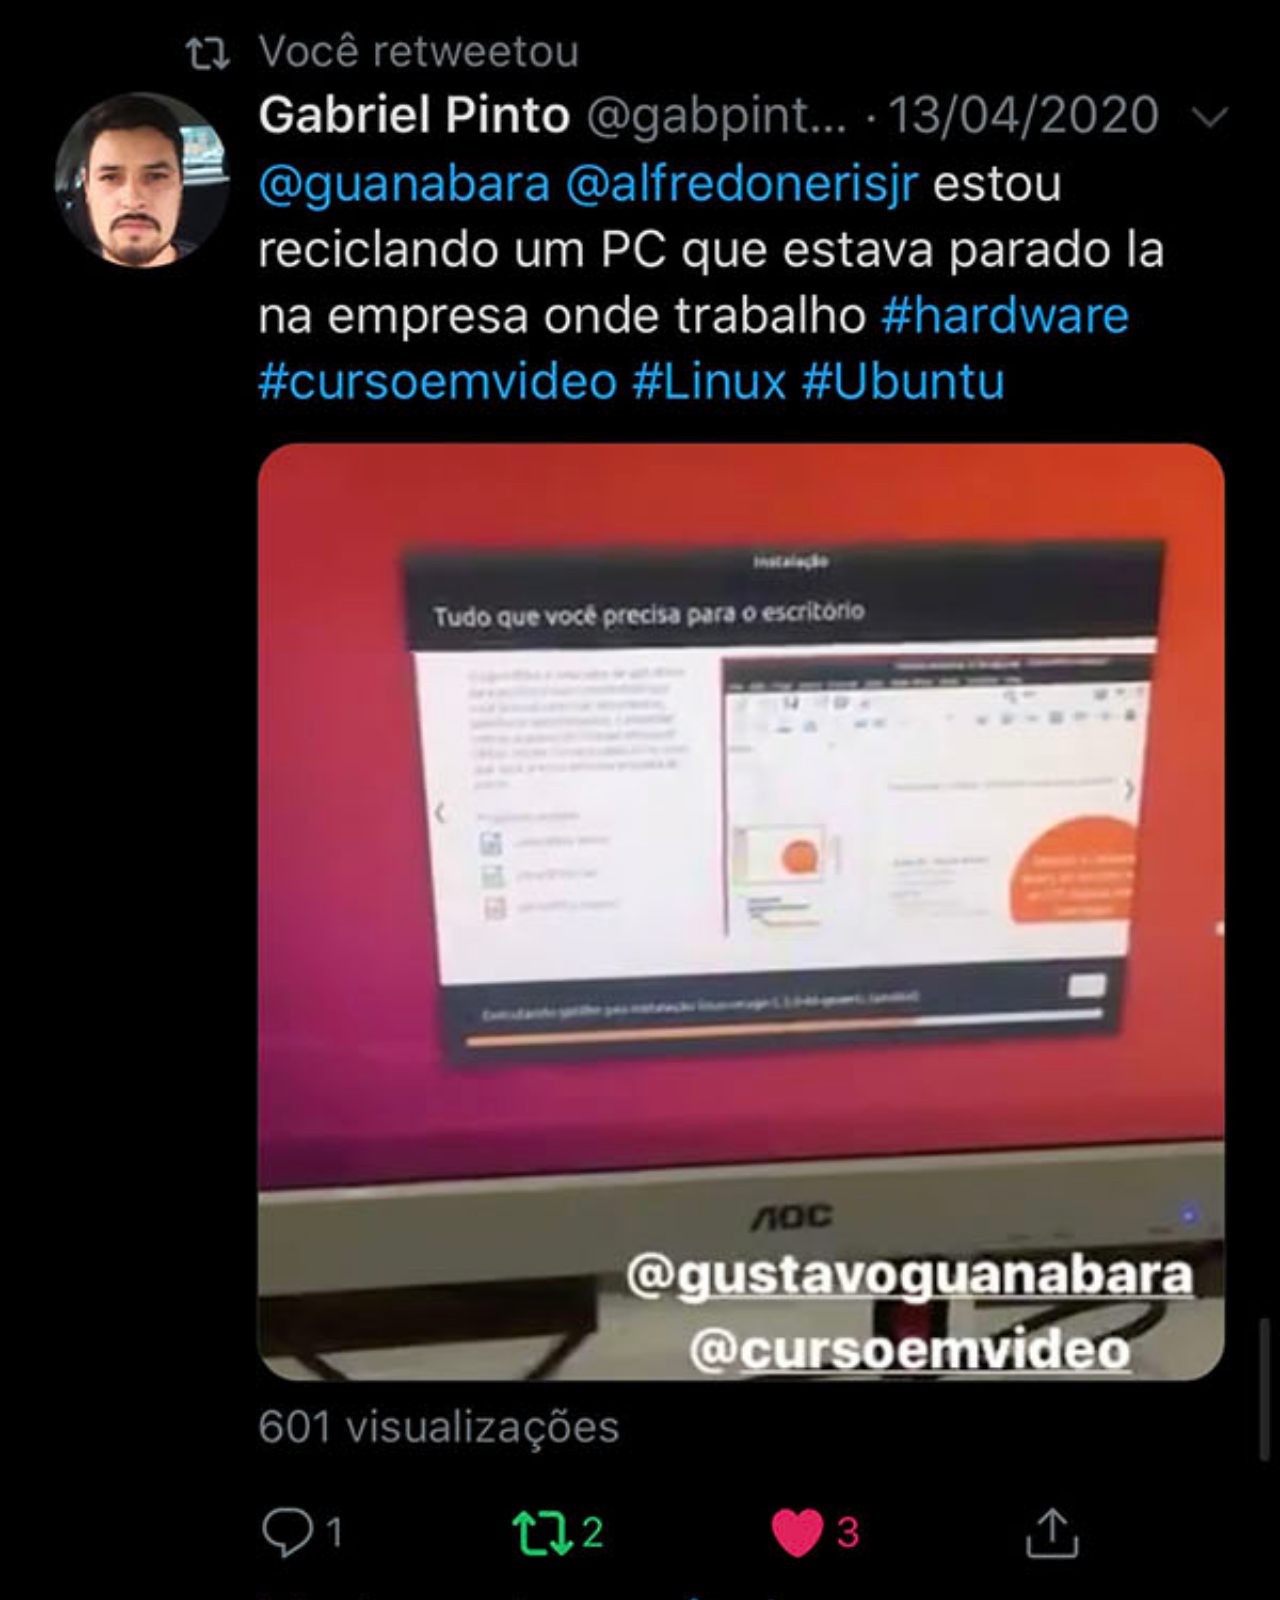
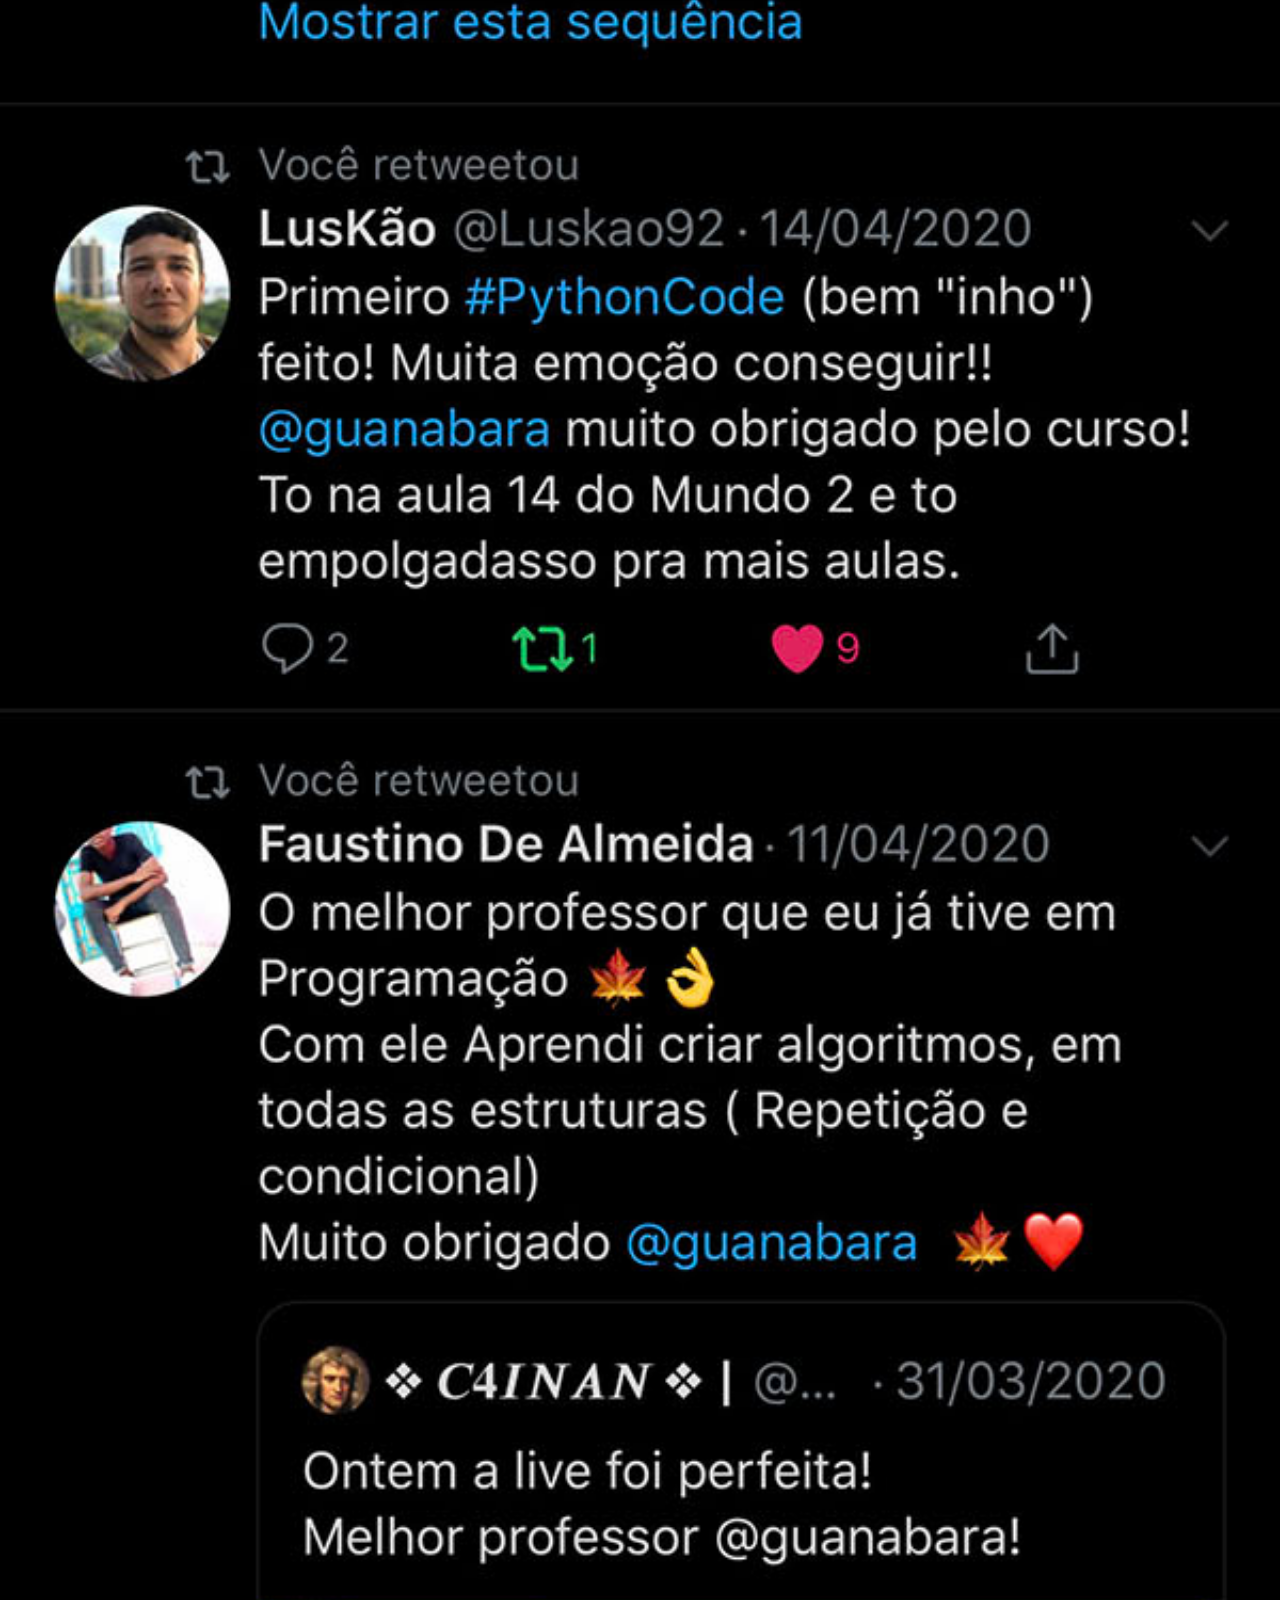
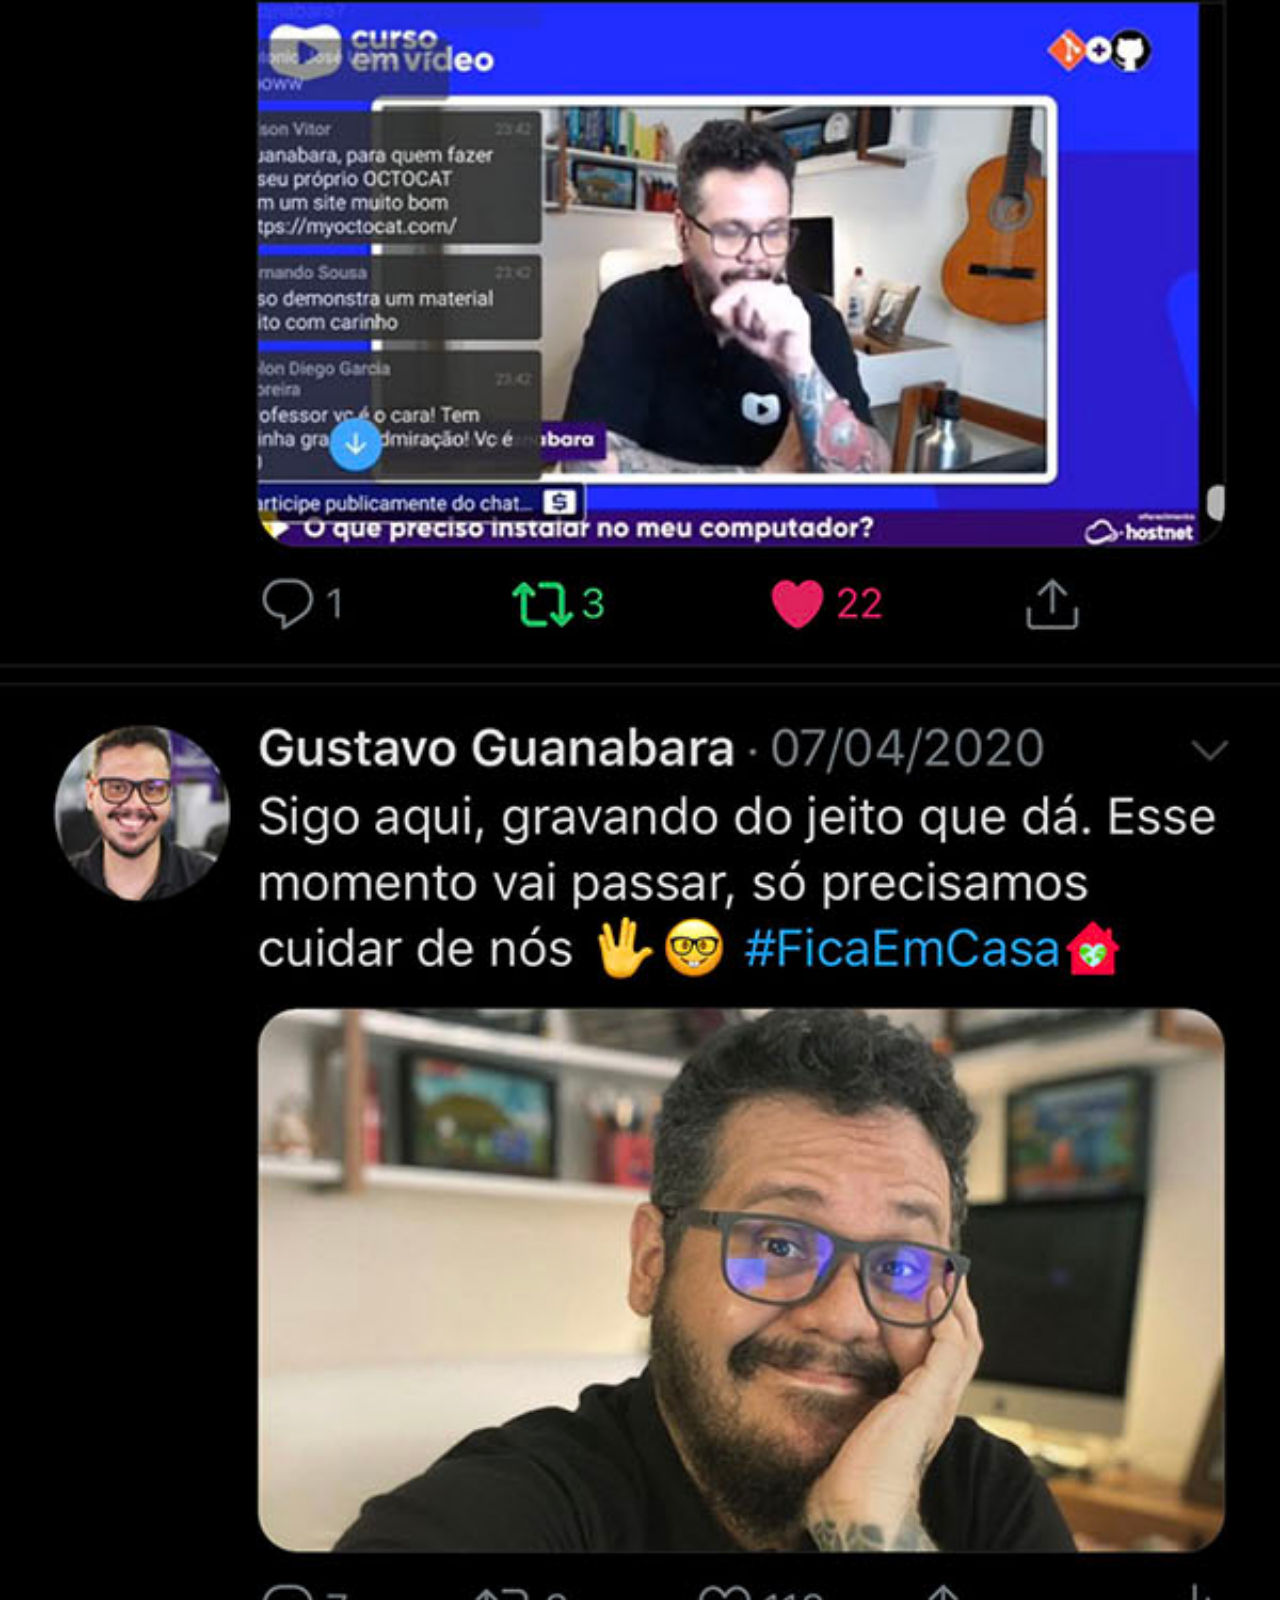
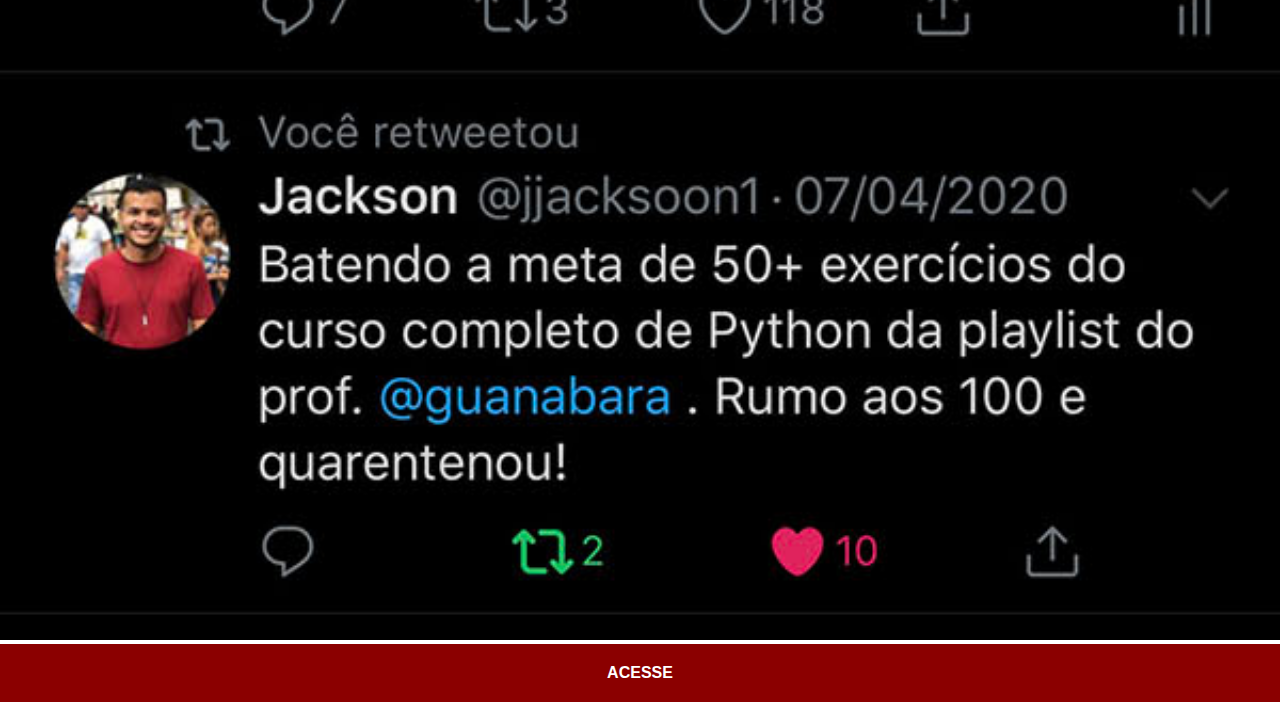
<file: Desafio/twitter.html/twitter.html>
<!DOCTYPE html>
<html lang="en">
<head>
    <meta charset="UTF-8">
    <meta name="viewport" content="width=device-width, initial-scale=1.0">
    <title>Document</title>
    <link rel="stylesheet" href="../estilo/social.css">
</head>
<body>
    <img src="../imagens/tela-twitter.jpg" alt="">
    <a href="https://x.com/guanabara" target="_blank">ACESSE</a>
</body>
</html>
</file>
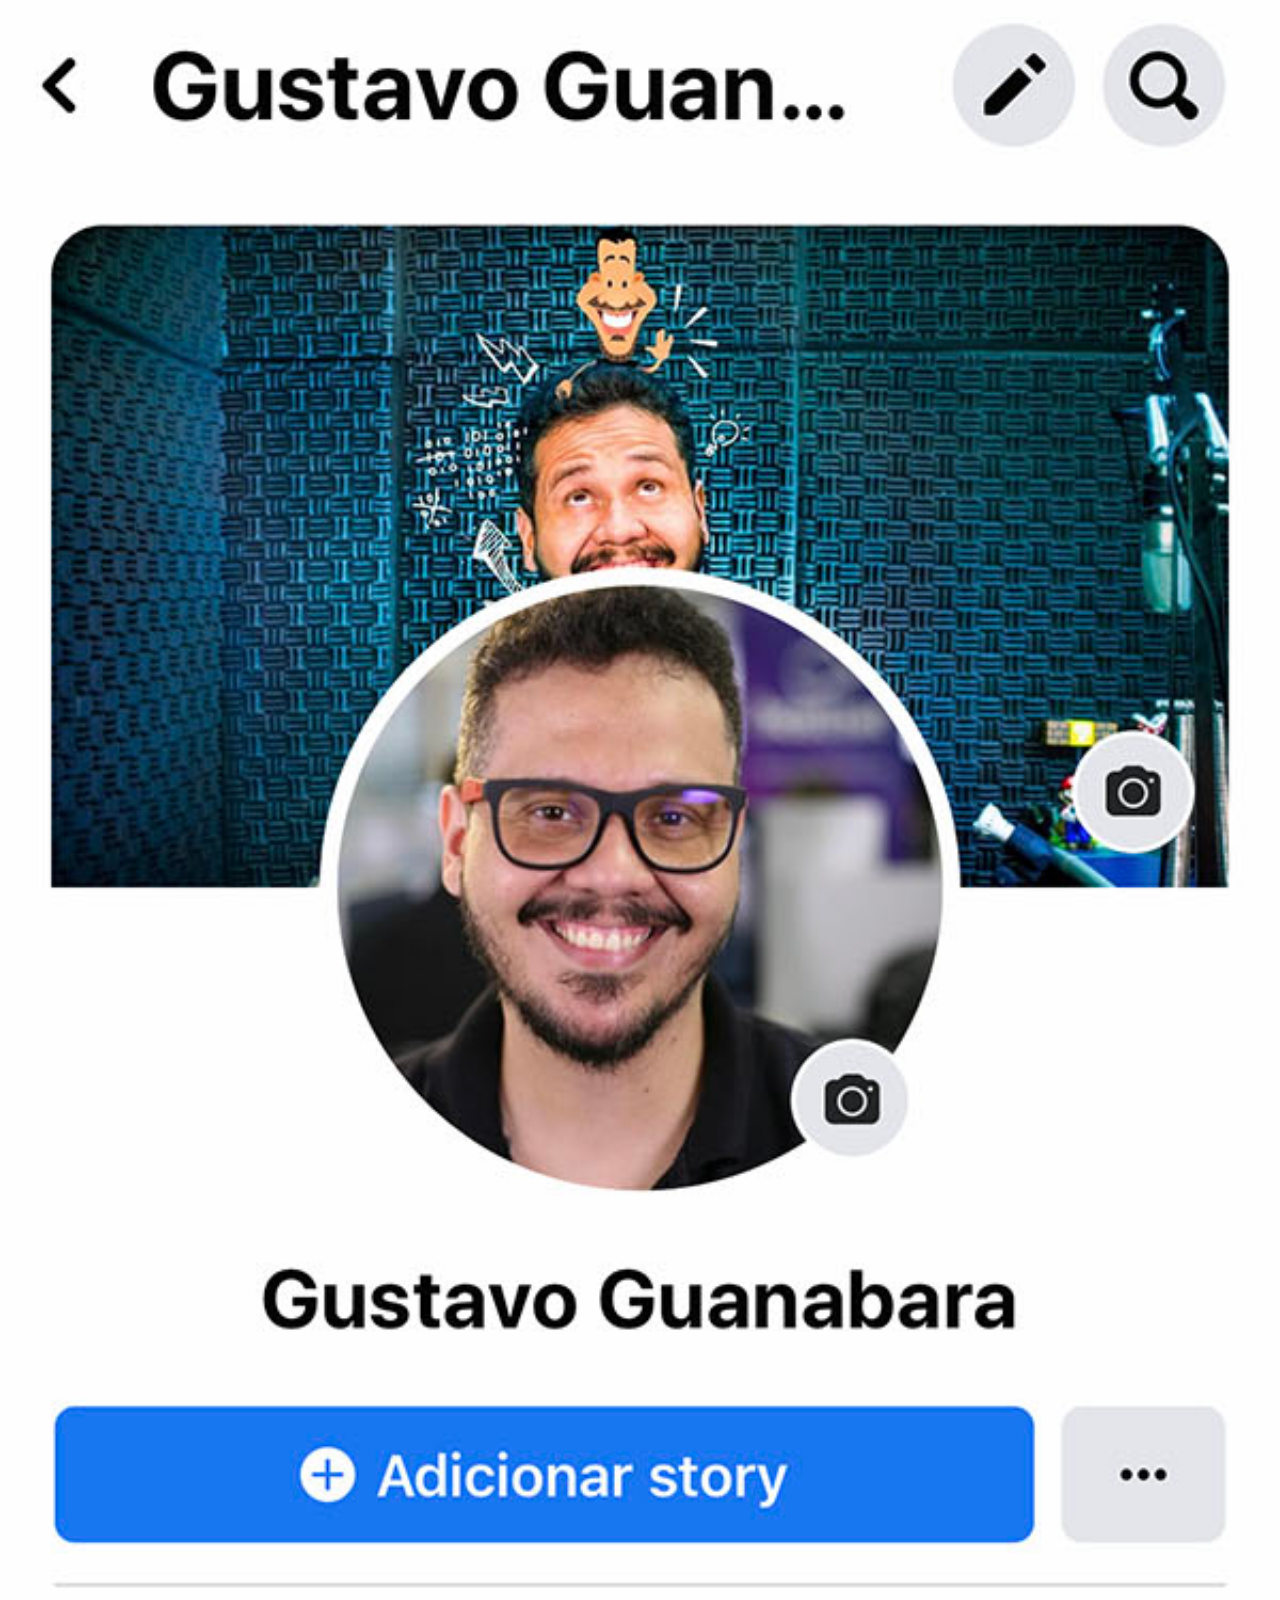
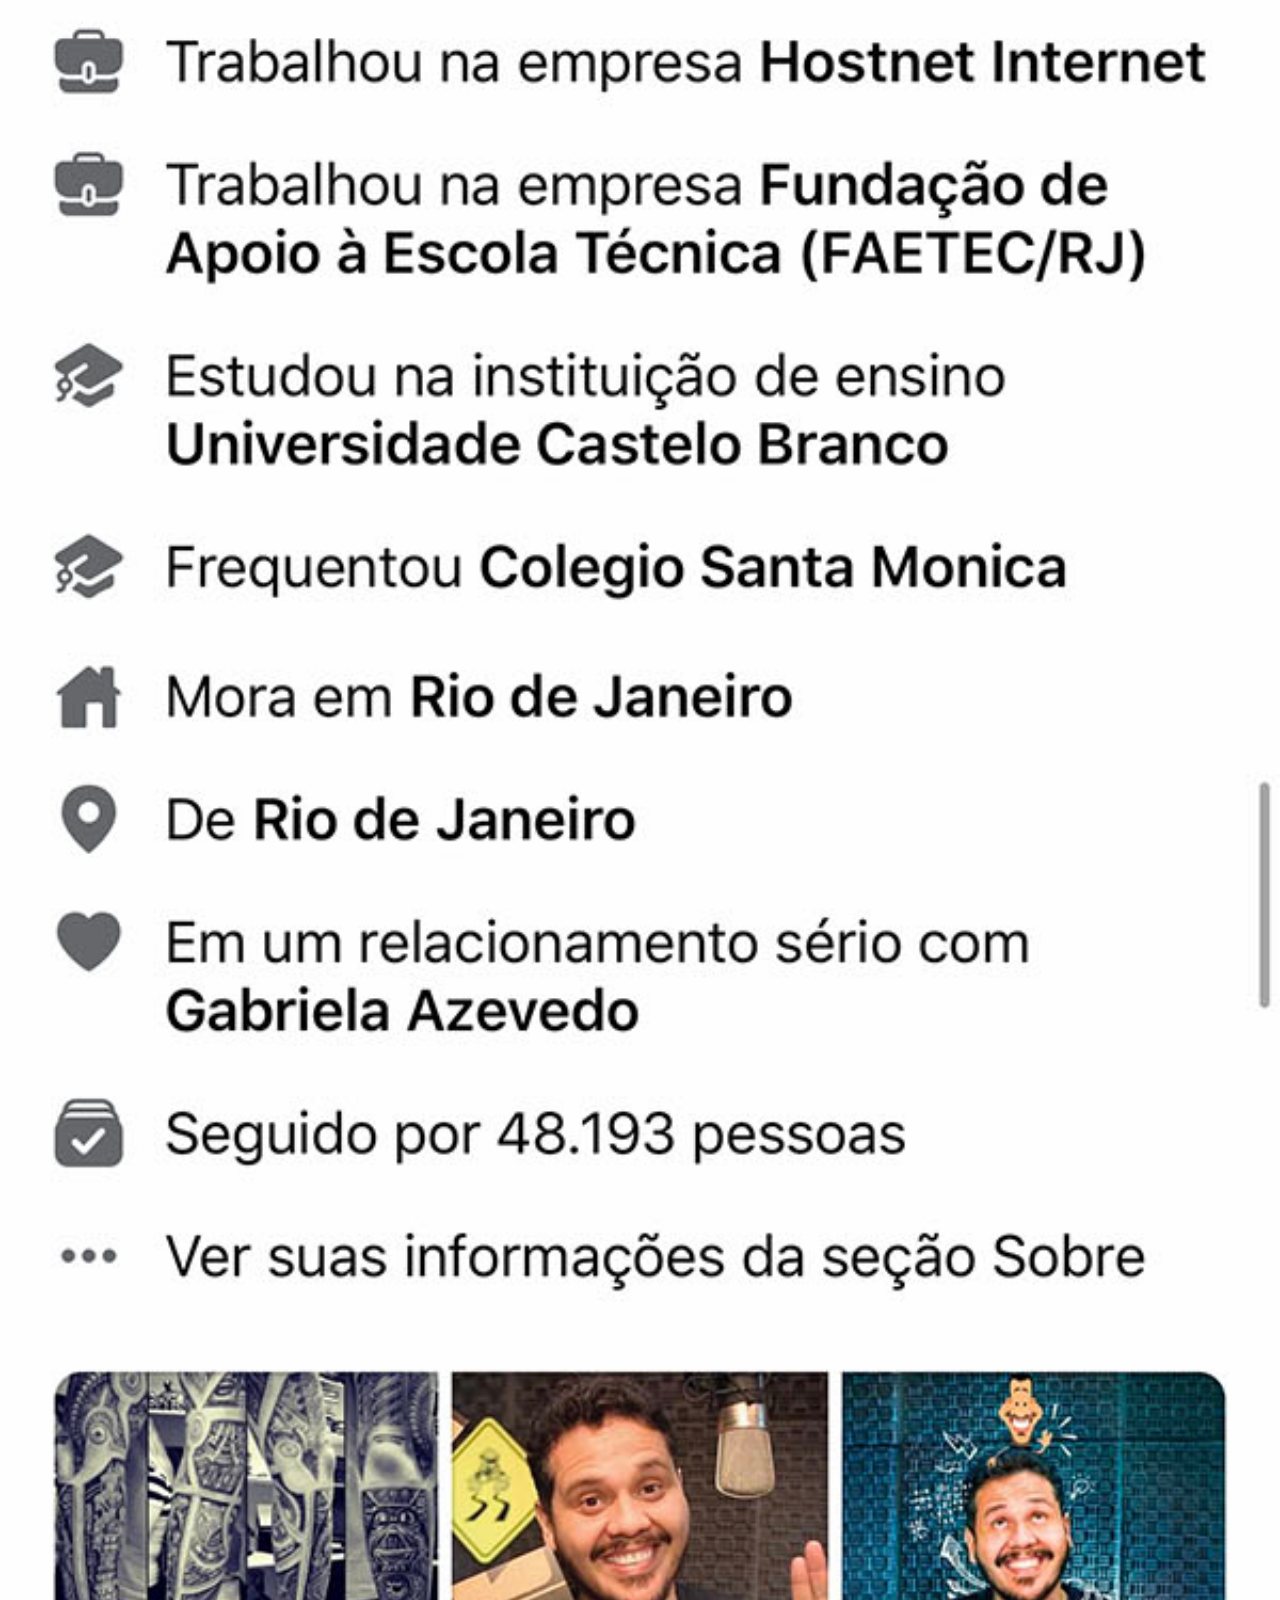
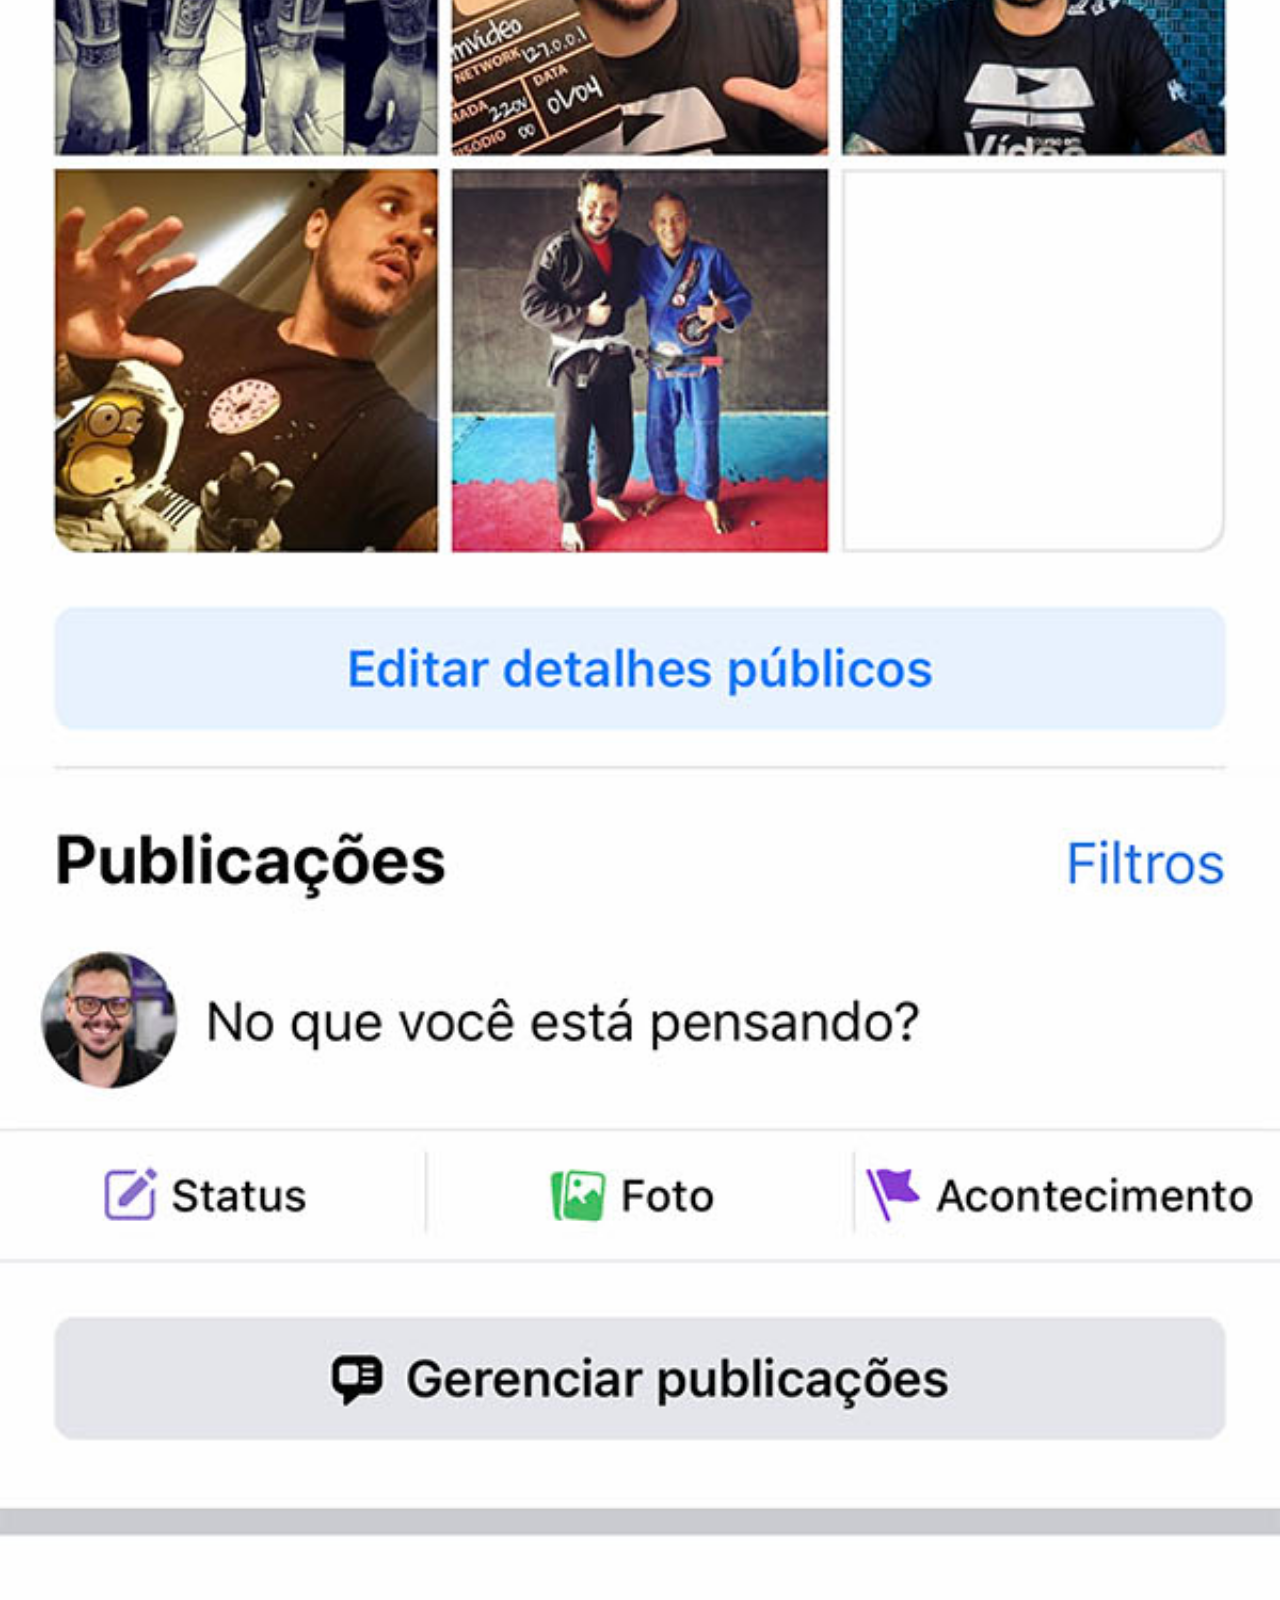
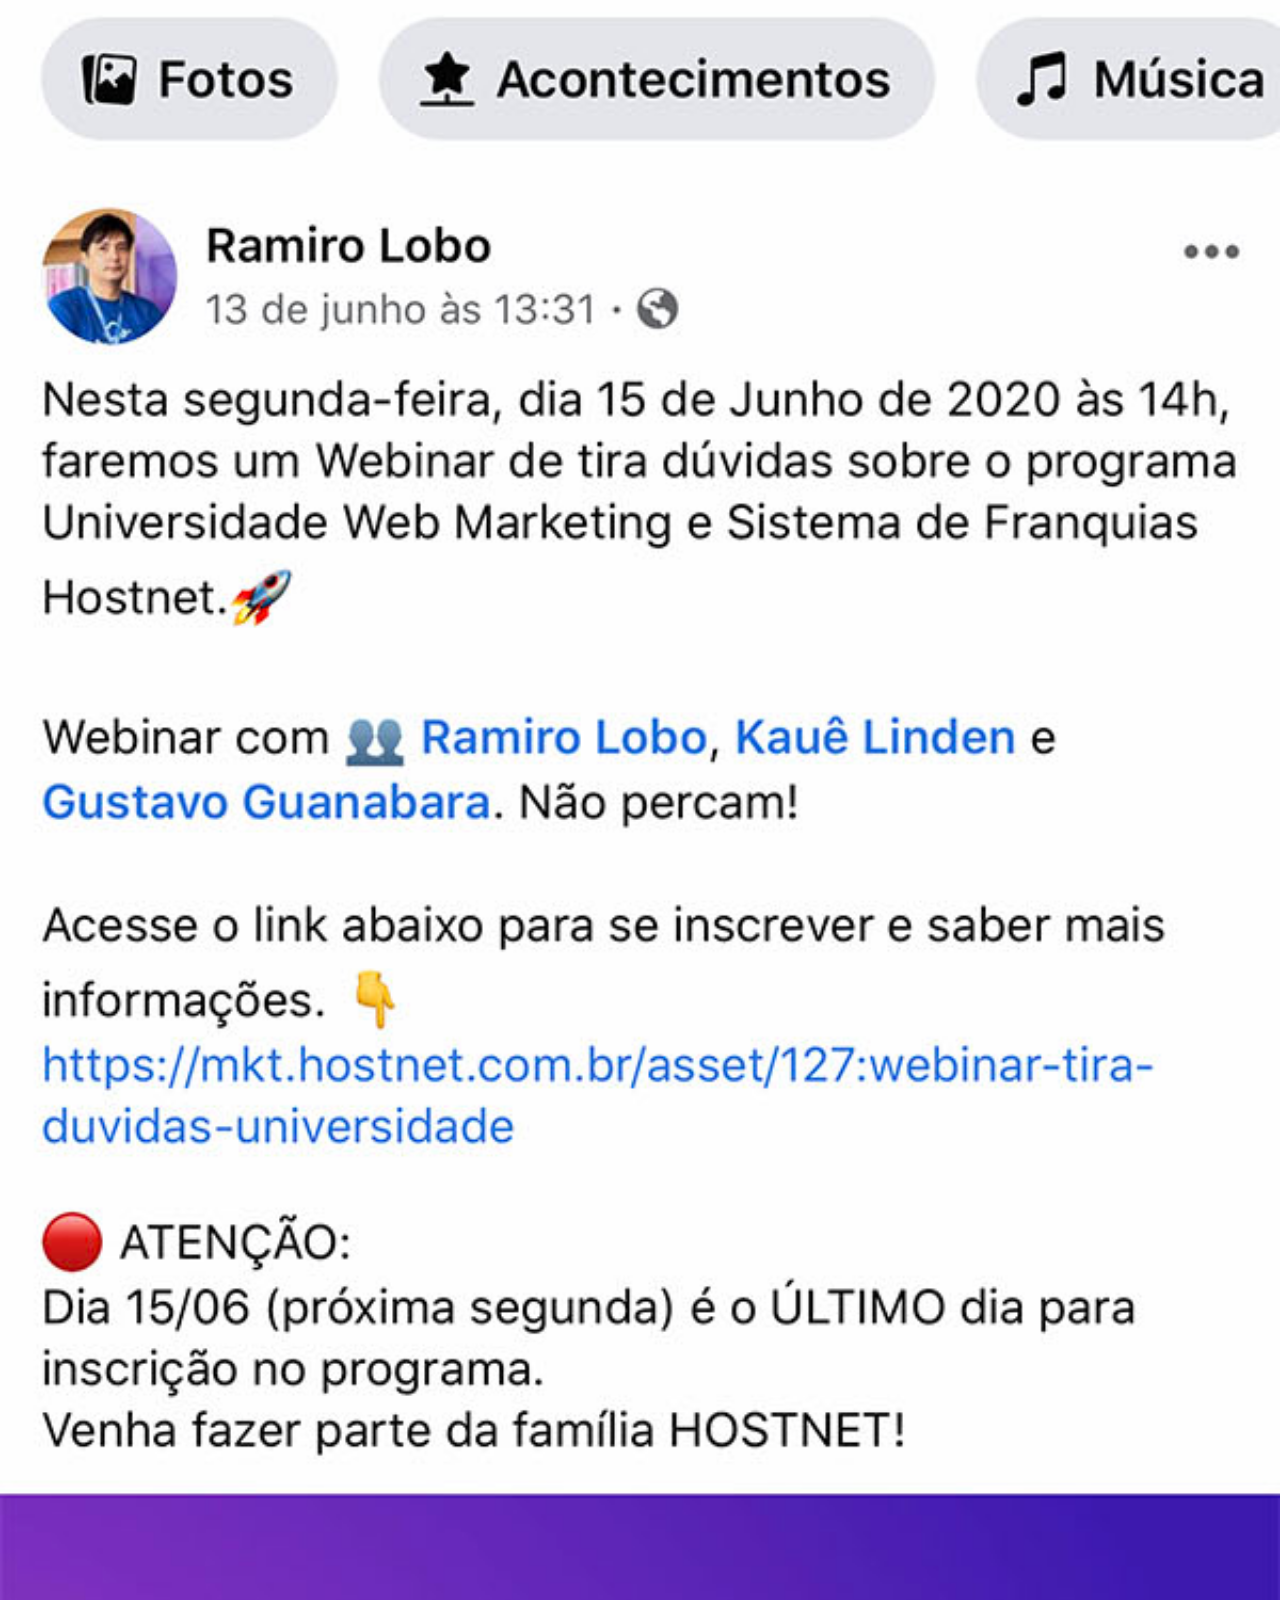
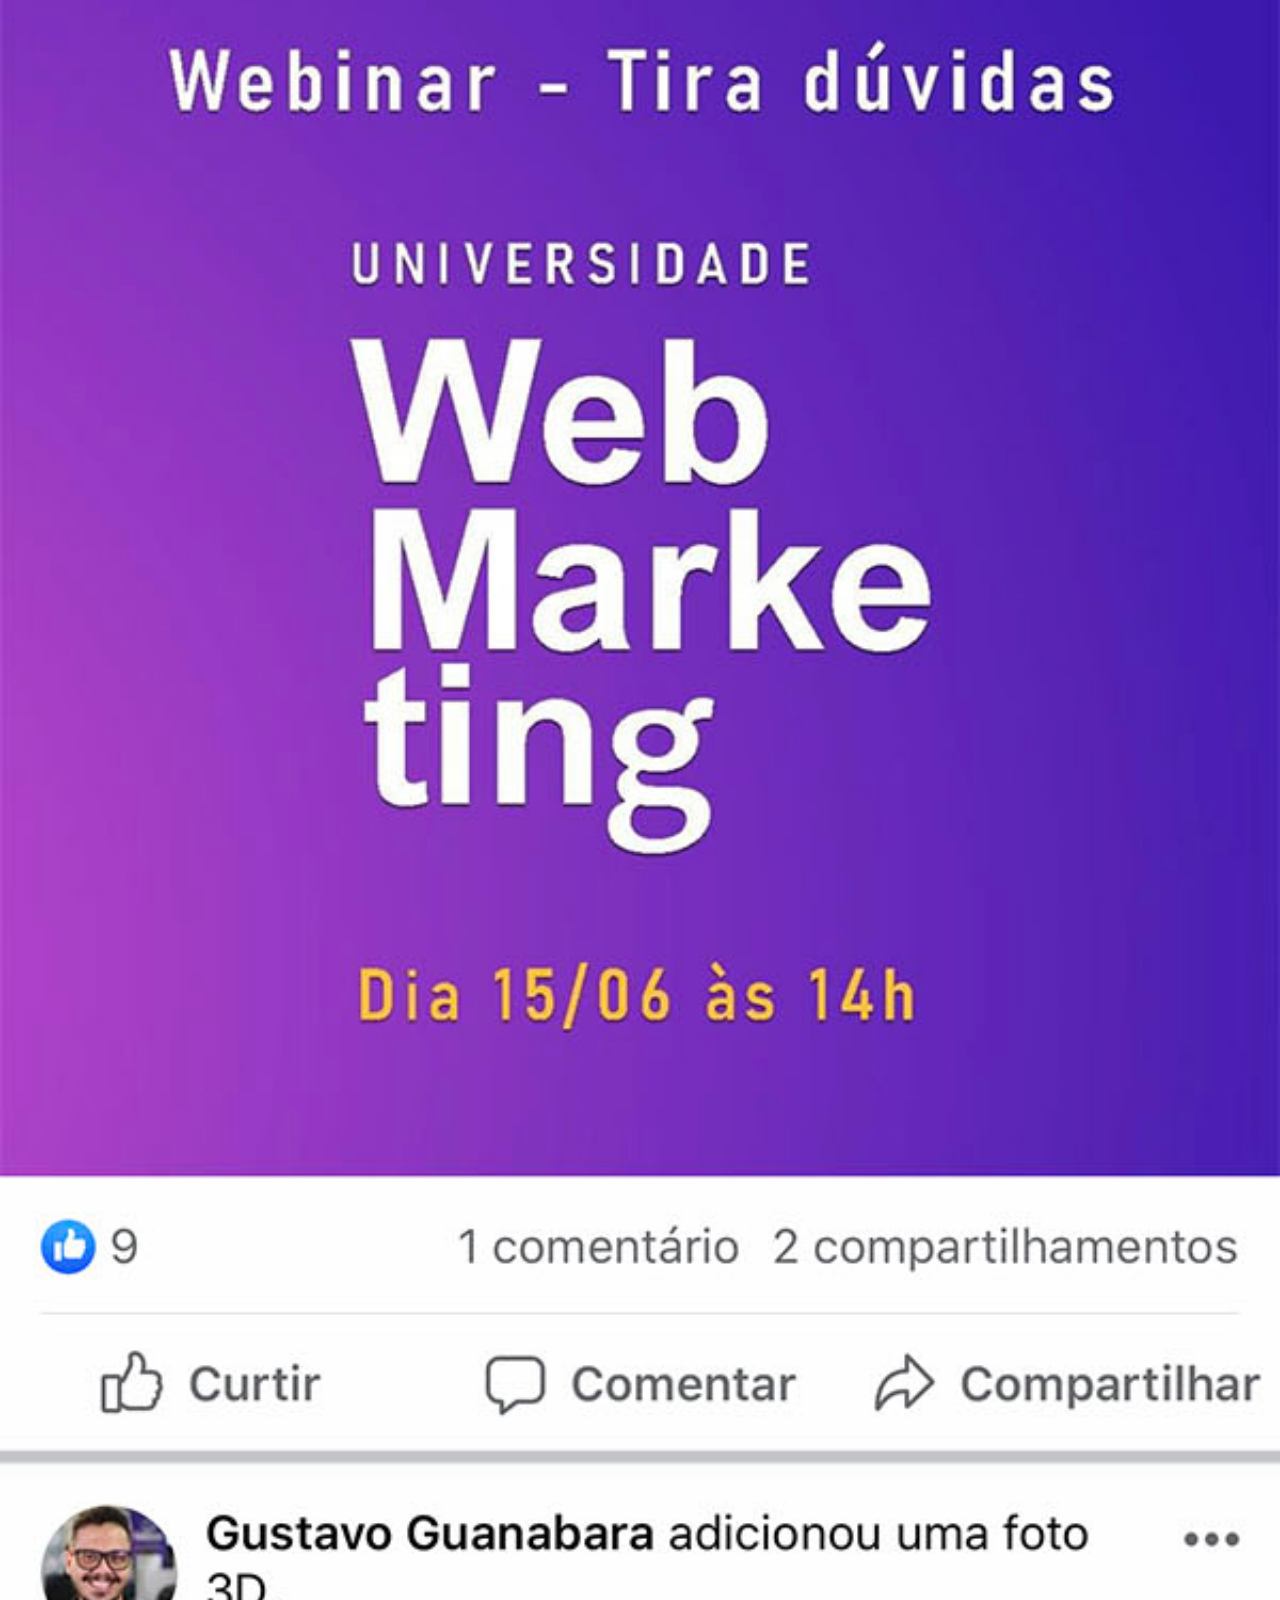
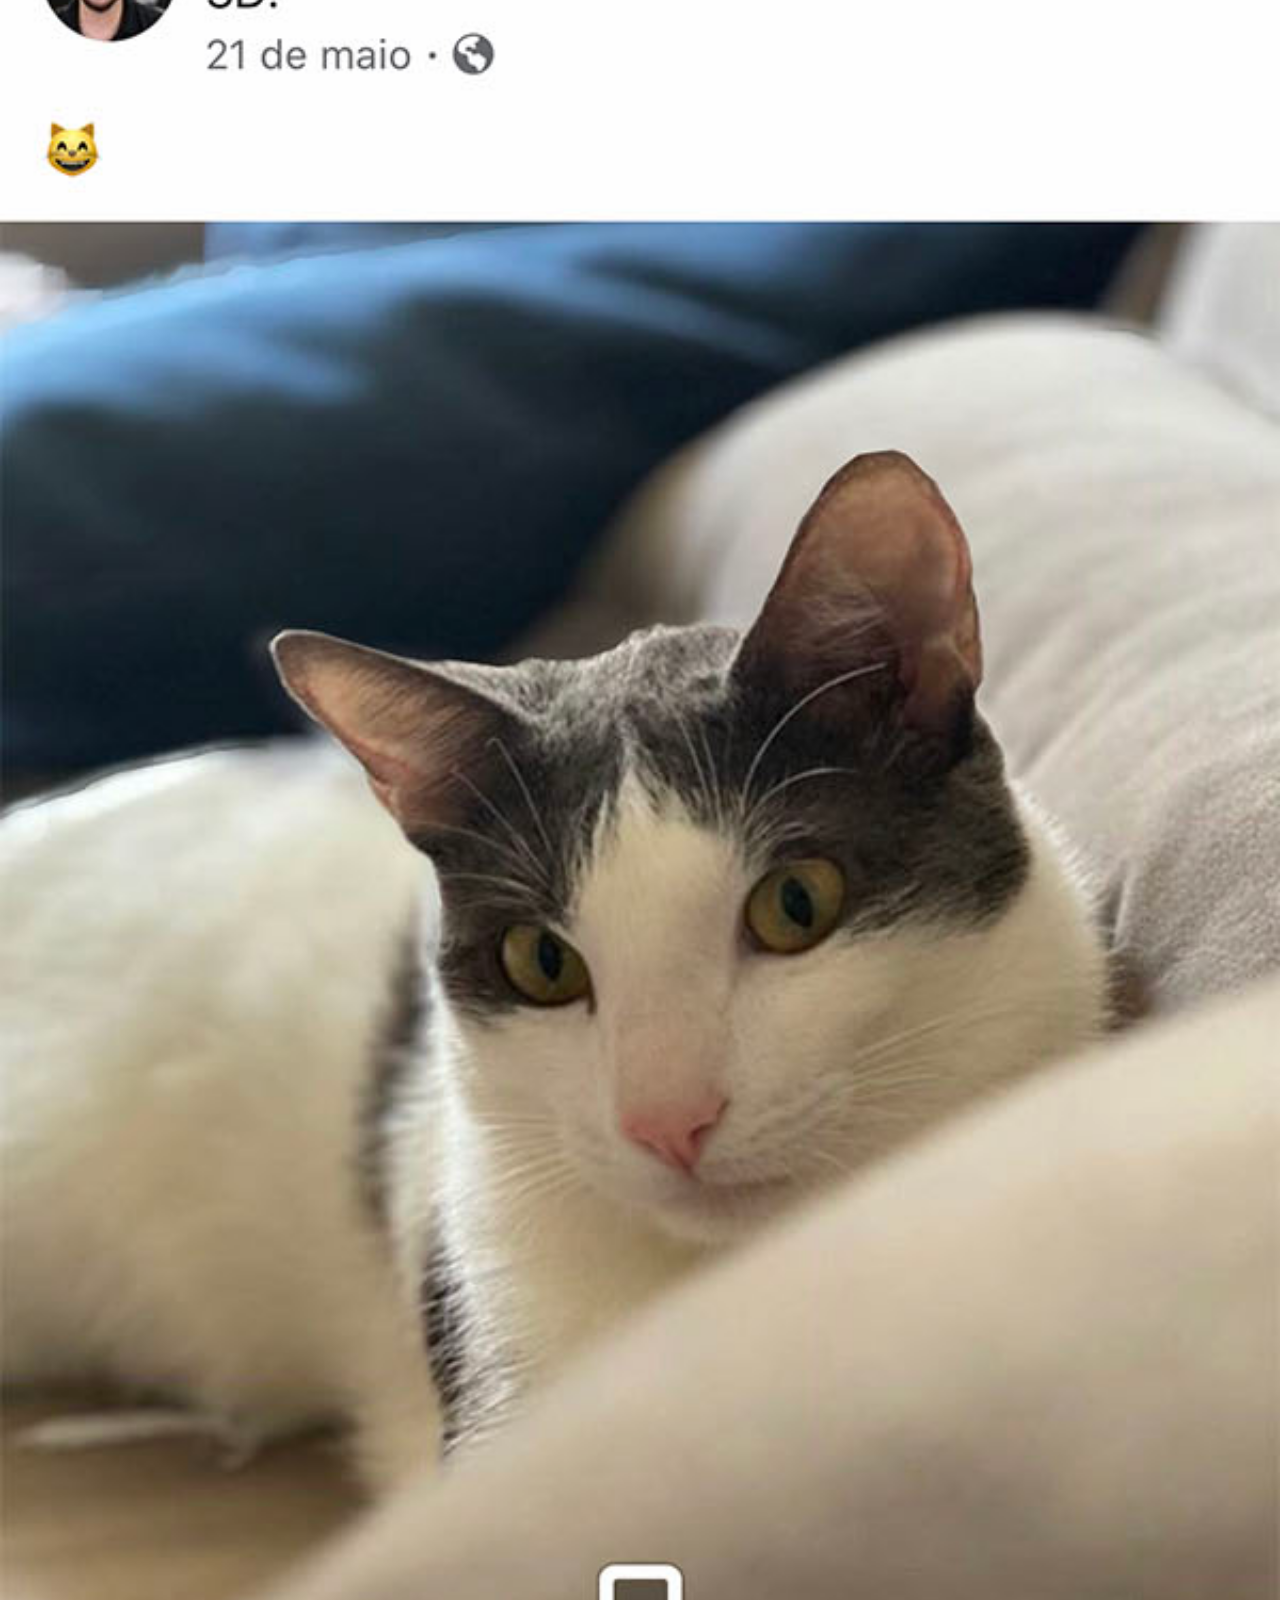
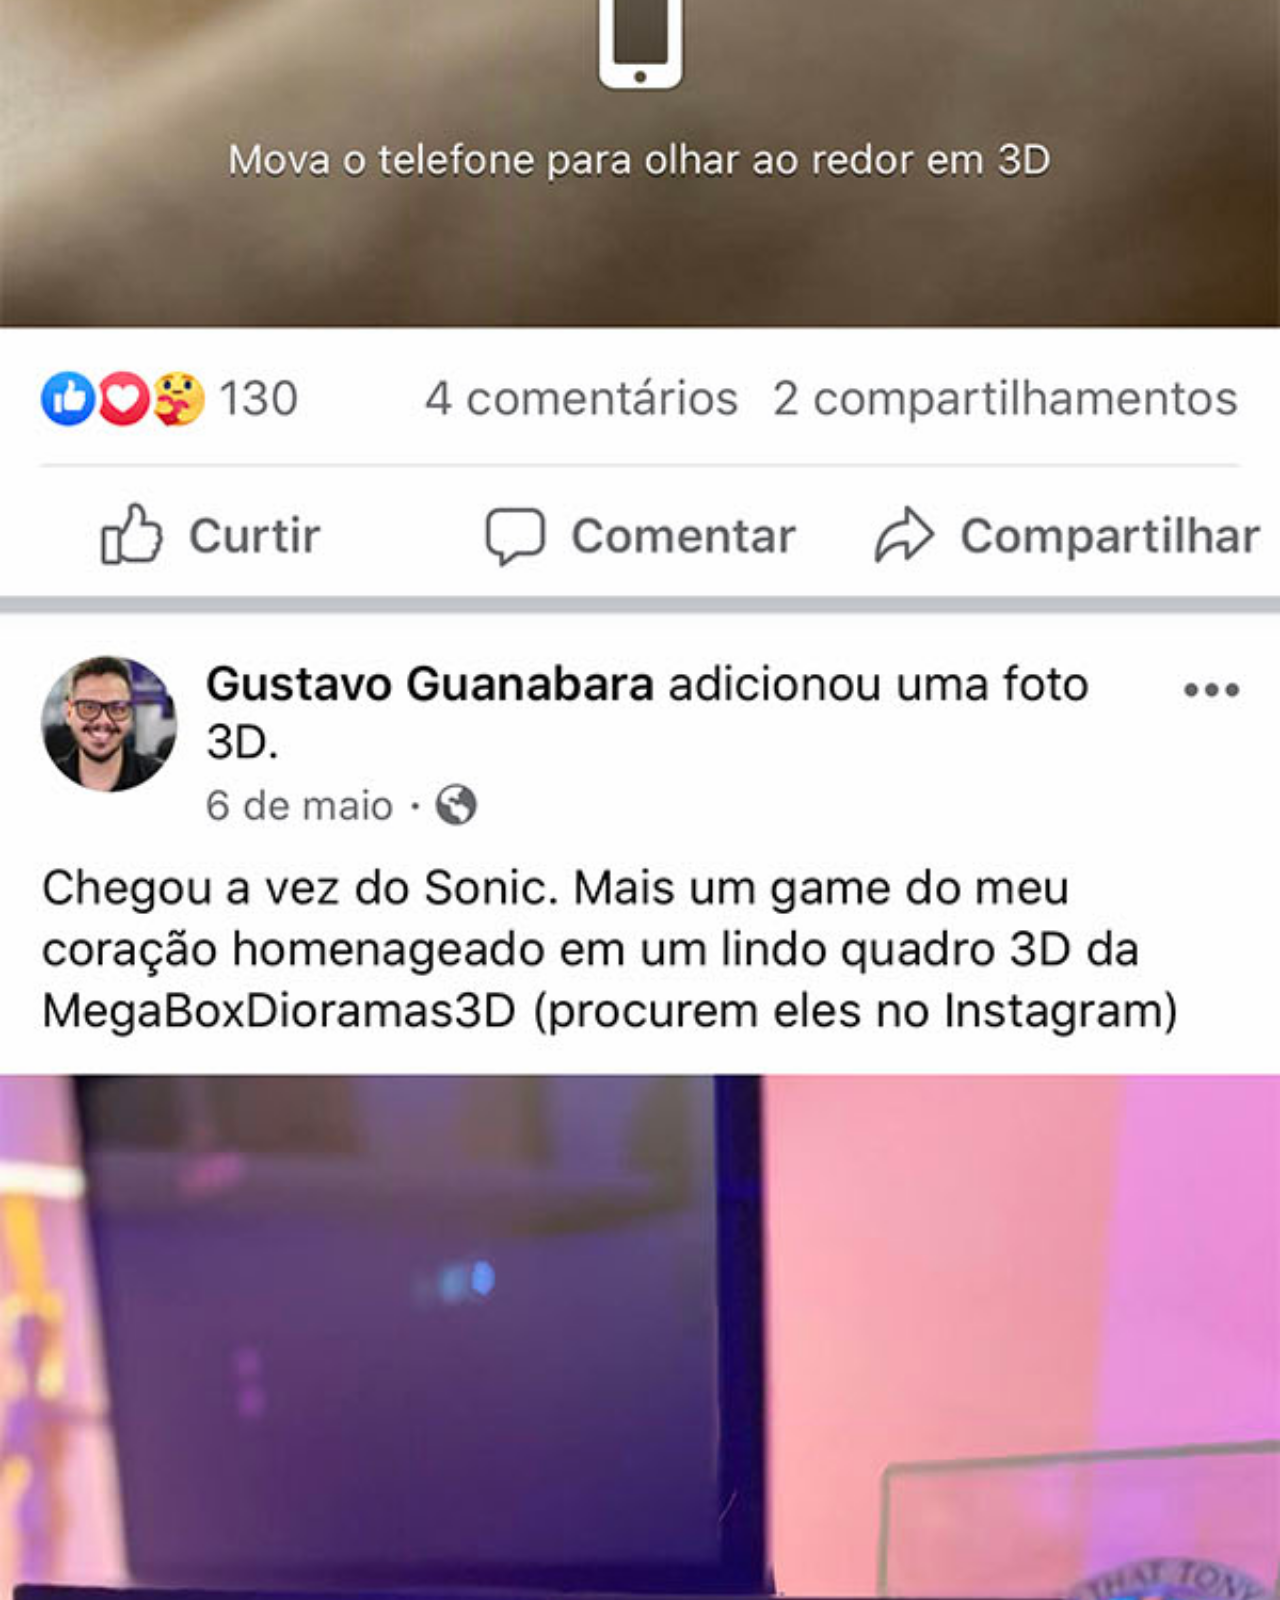
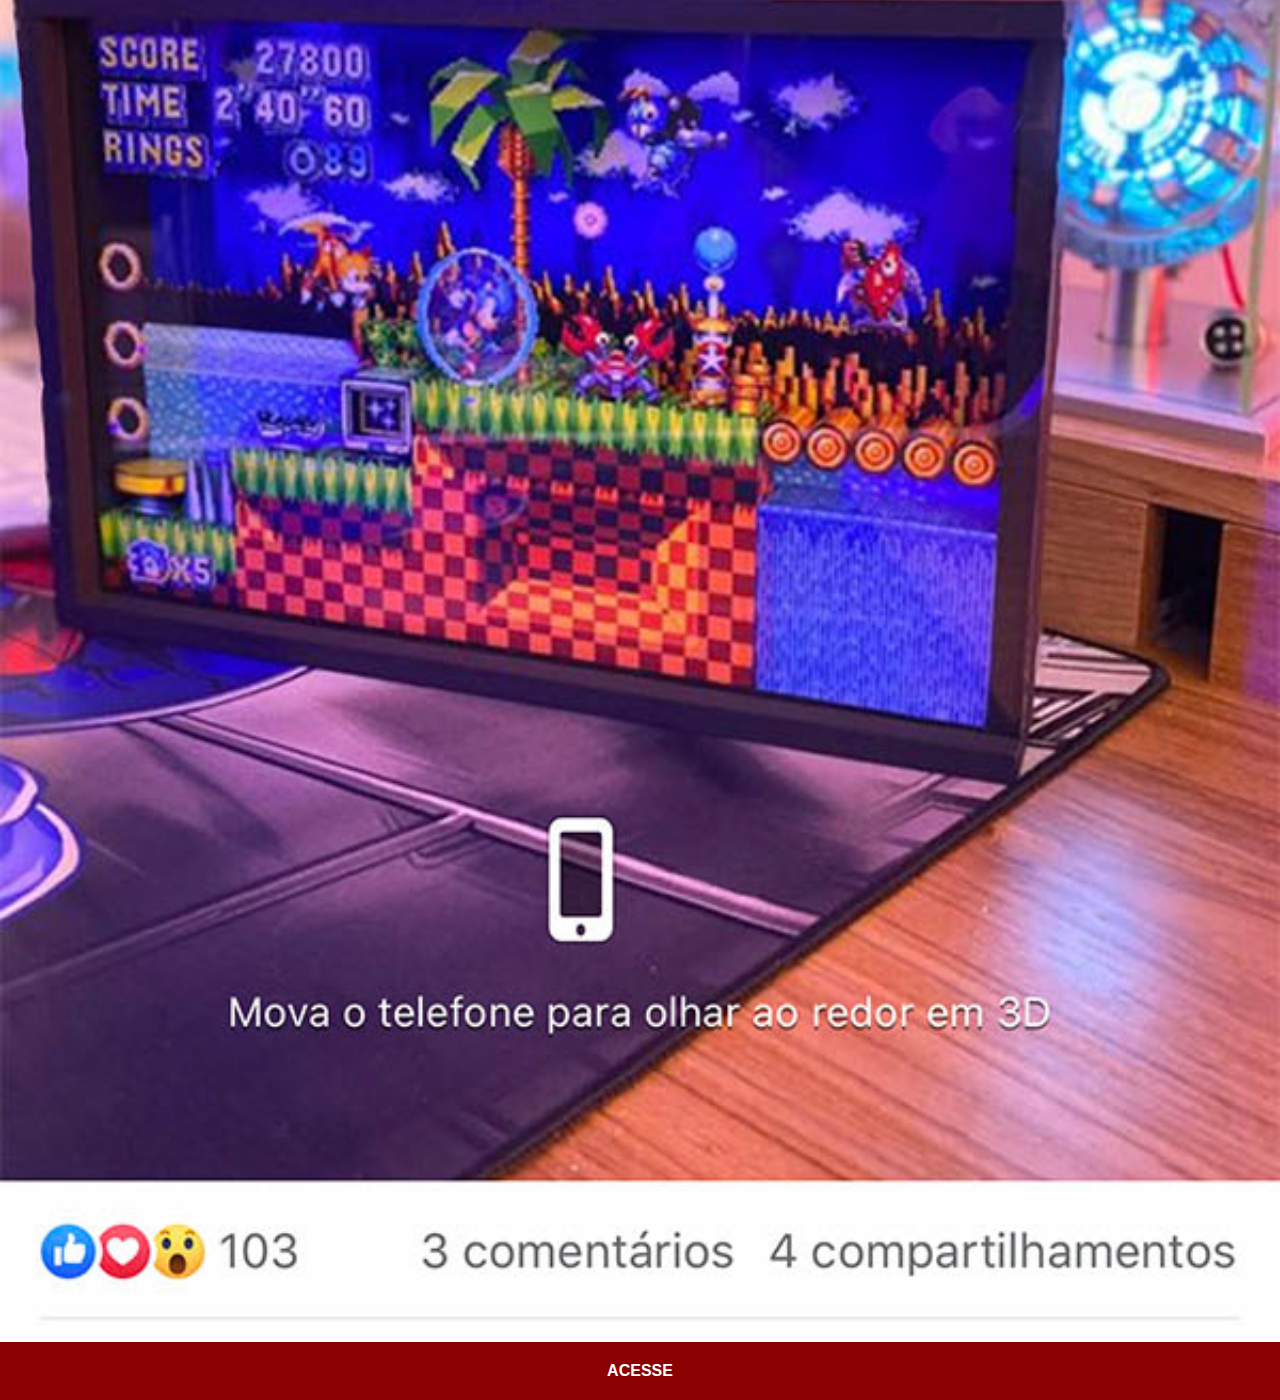
<file: Desafio/código/sites/facebook.html>
<!DOCTYPE html>
<html lang="en">
<head>
    <meta charset="UTF-8">
    <meta name="viewport" content="width=device-width, initial-scale=1.0">
    <title>Document</title>
    <link rel="stylesheet" href="../../estilo/social.css">
</head>
<body>
    <img src="../../imagens/tela-facebook.jpg" alt="">
    <a href="https://www.facebook.com/gustavoguanabara/?locale=pt_BR" target="_blank">ACESSE</a>
</body>
</html>
</file>
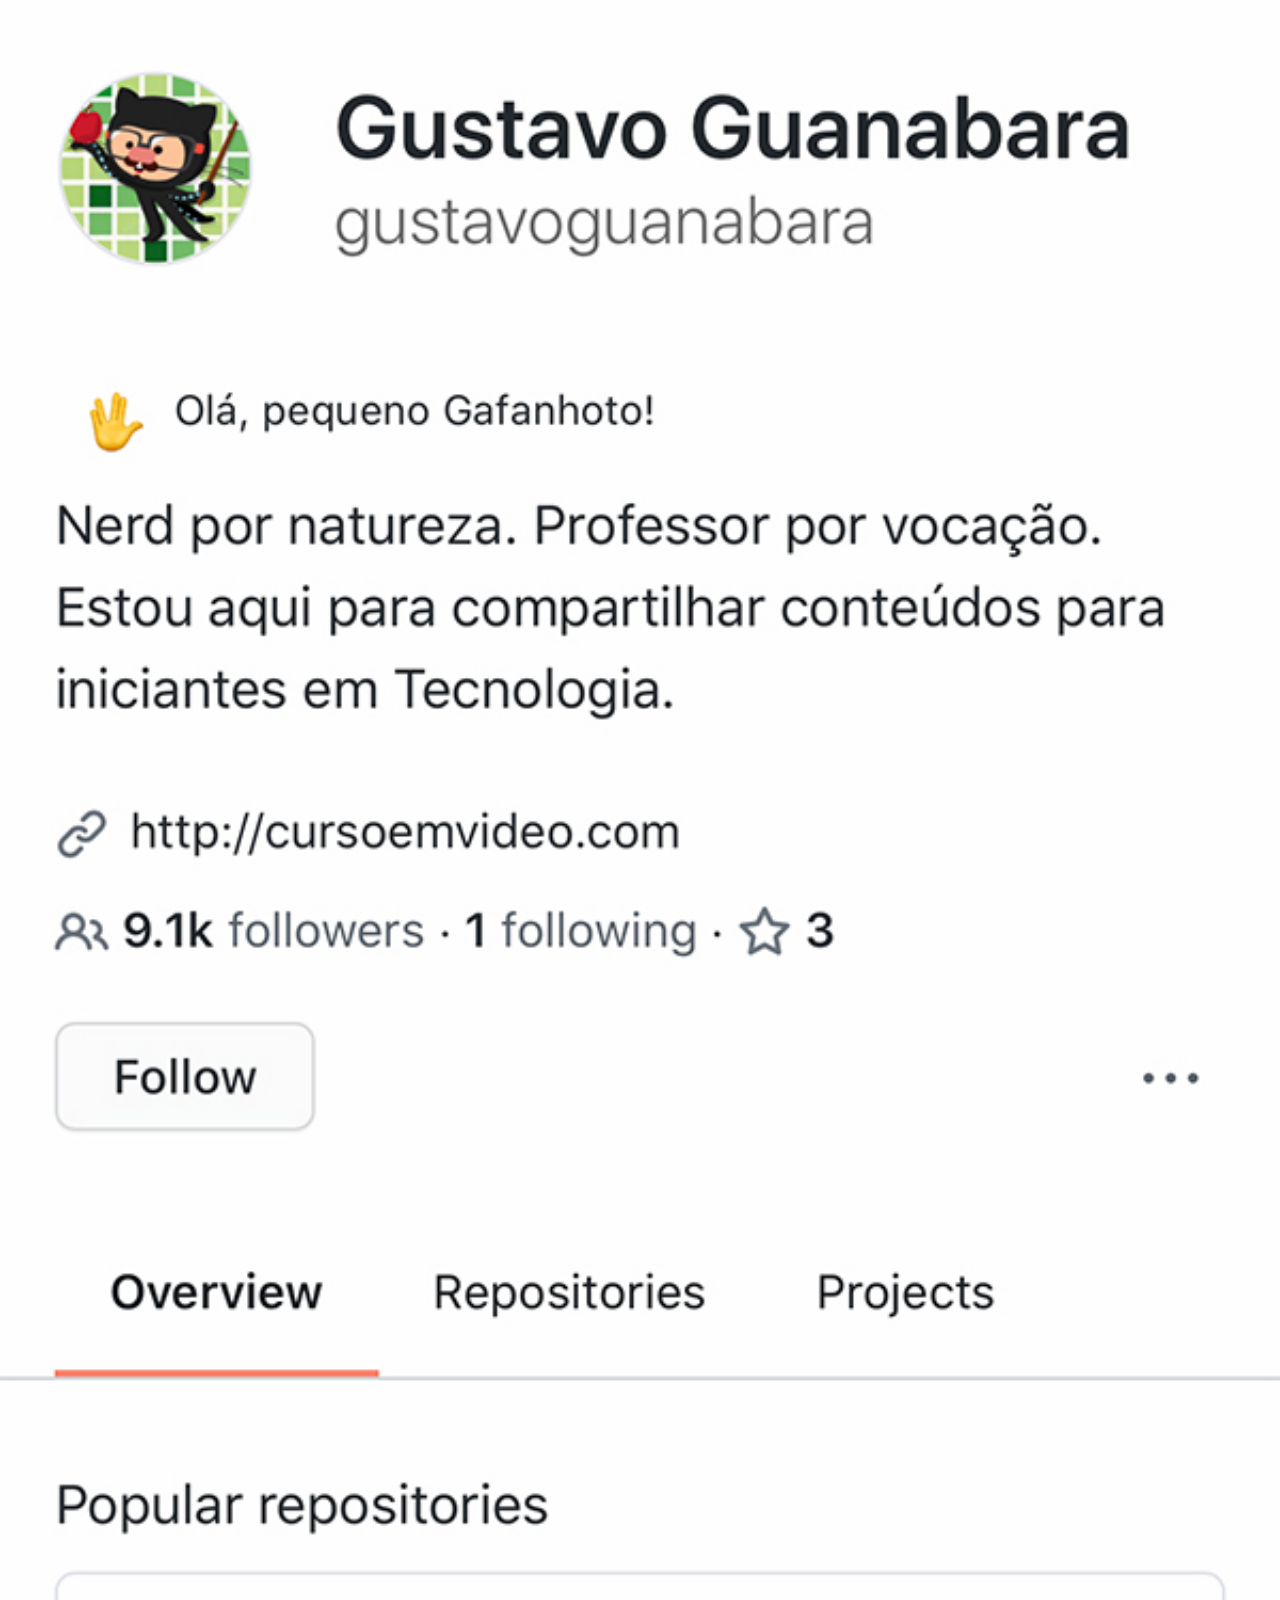
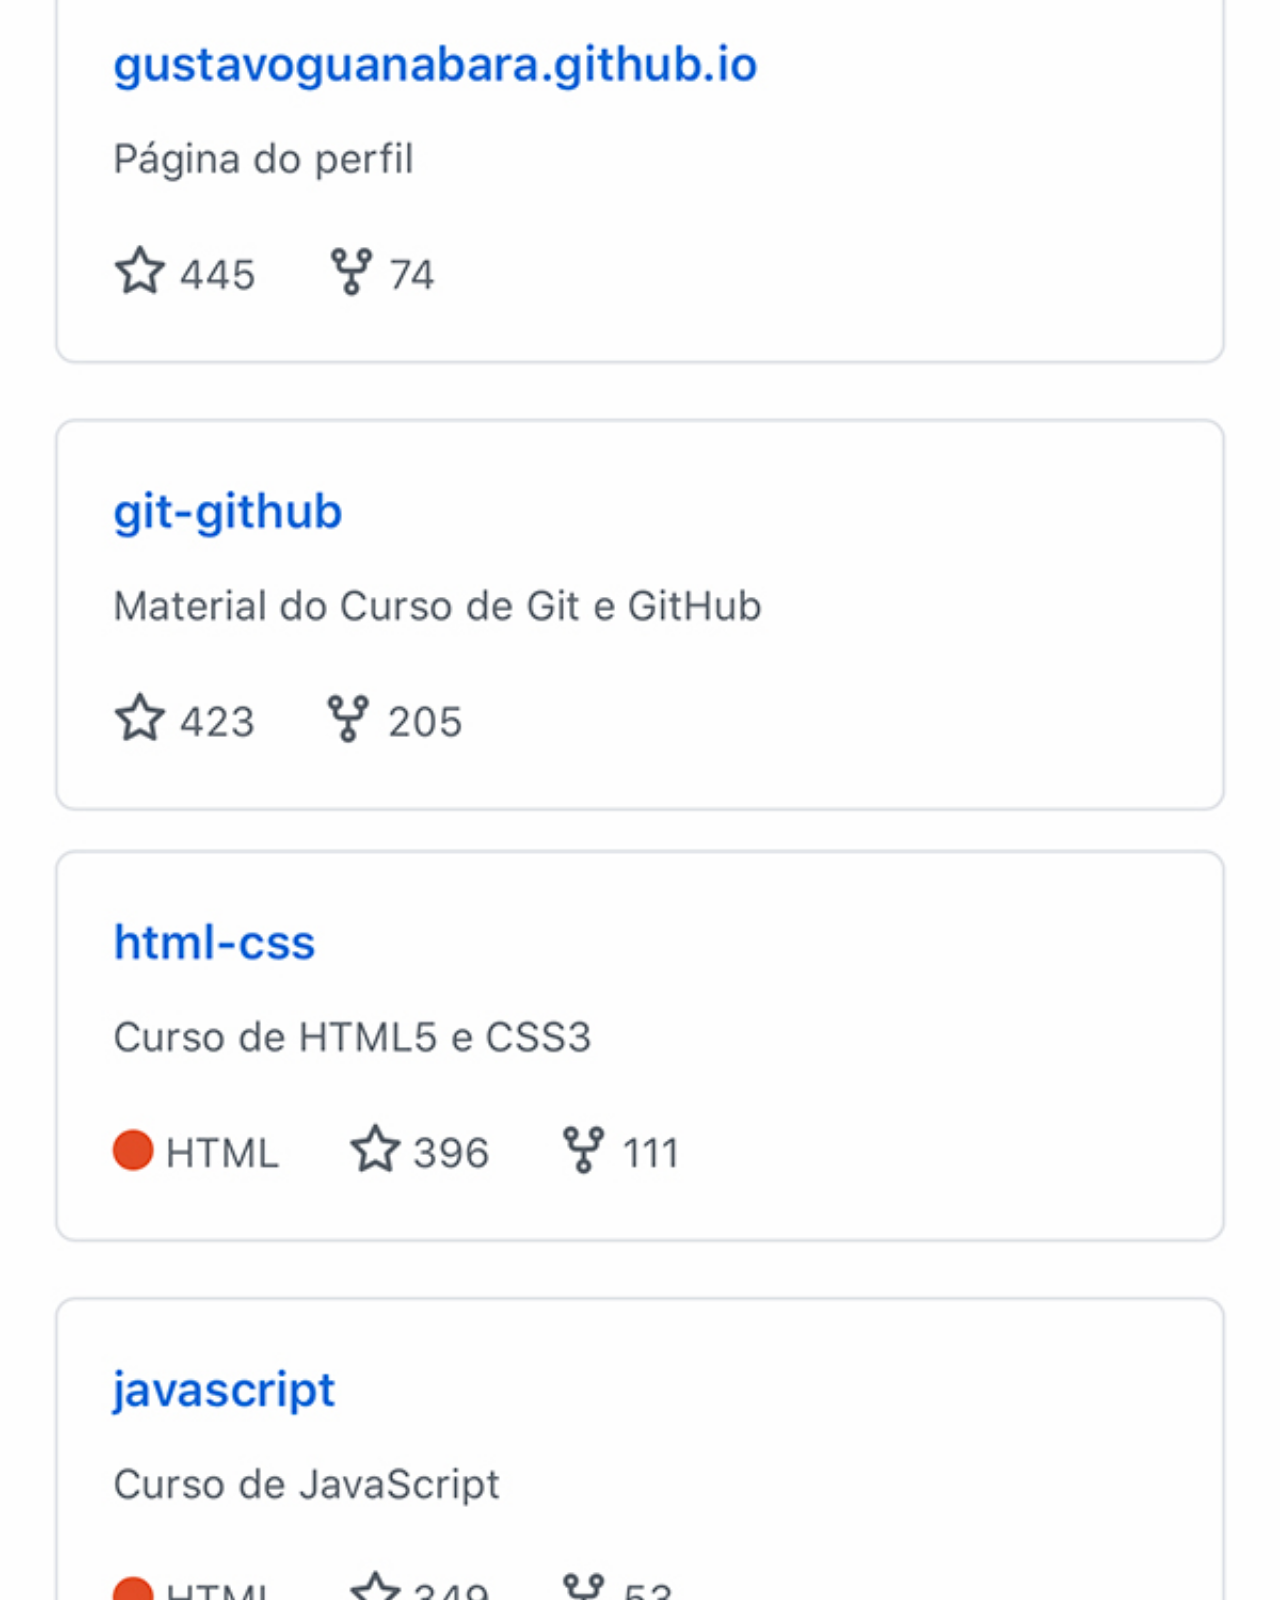
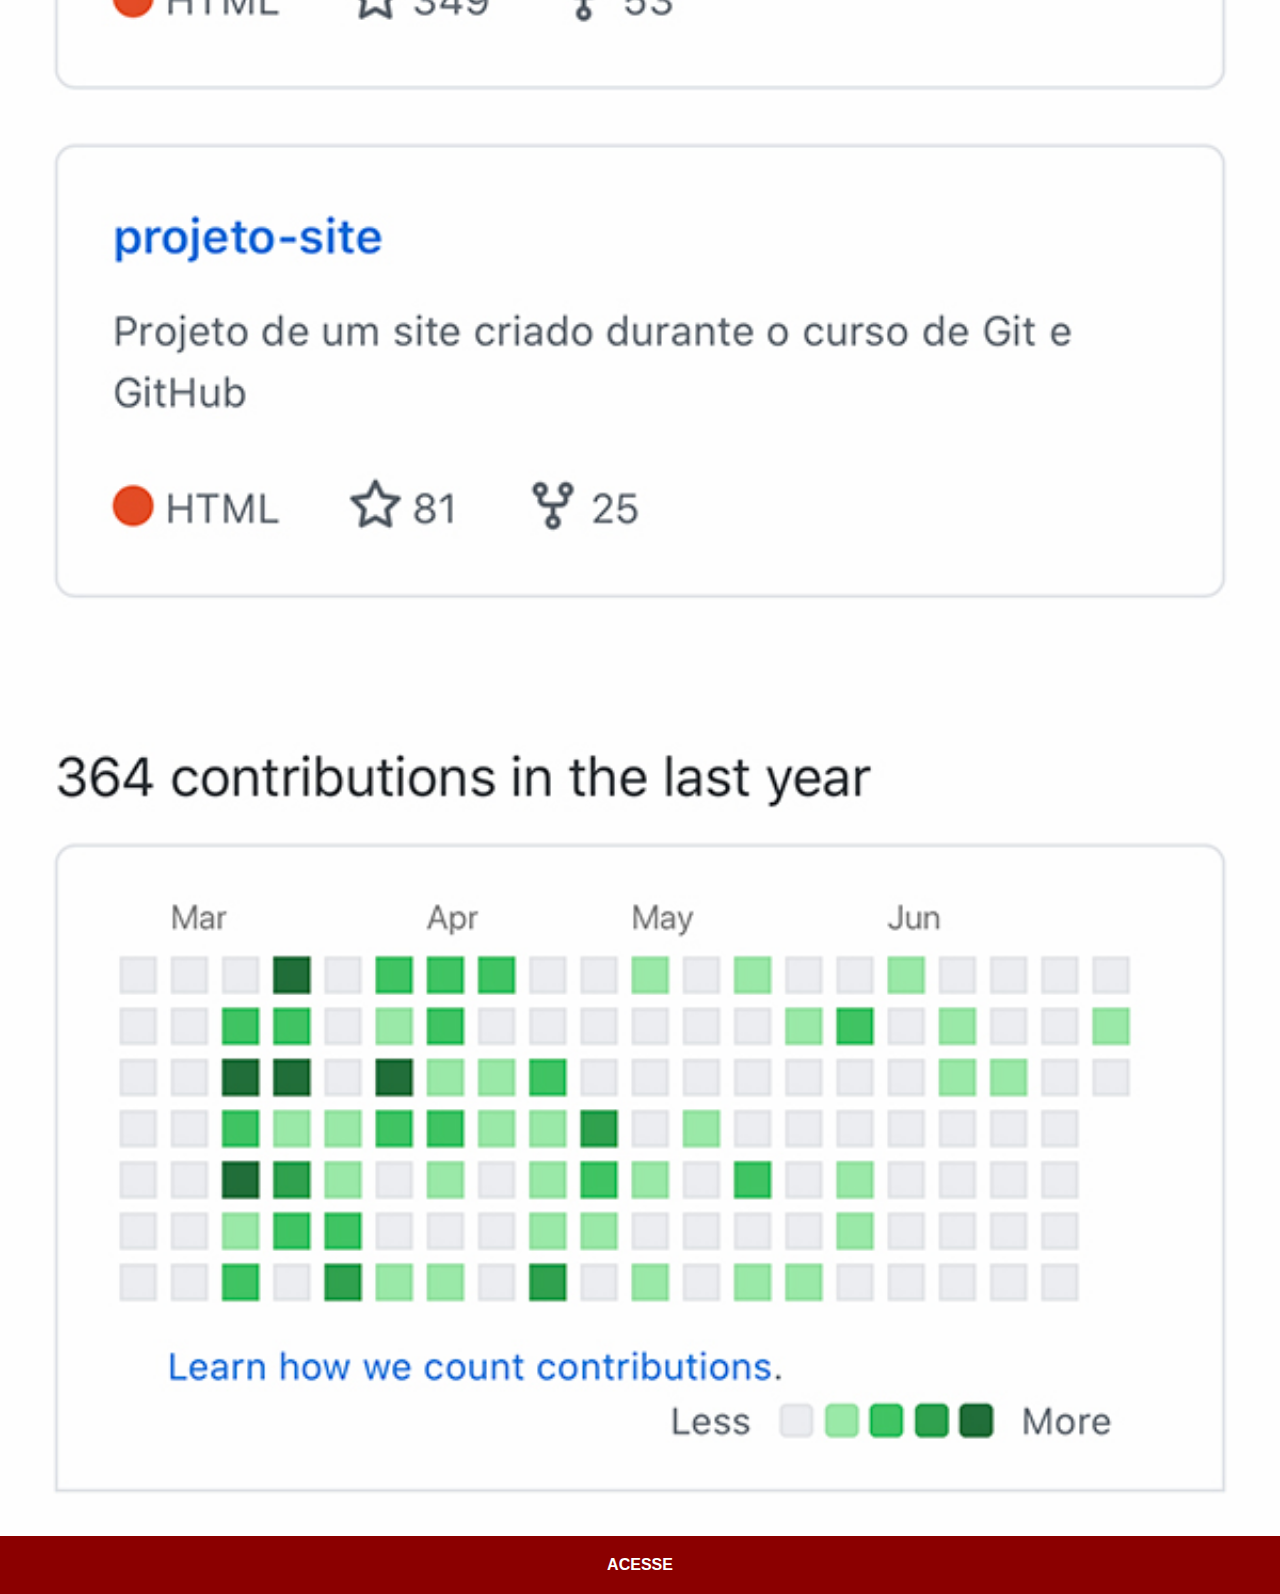
<file: Desafio/código/sites/git.html>
<!DOCTYPE html>
<html lang="en">
<head>
    <meta charset="UTF-8">
    <meta name="viewport" content="width=device-width, initial-scale=1.0">
    <title>Document</title>
    <link rel="stylesheet" href="../../estilo/social.css">
</head>
<body>
    <img src="../../imagens/tela-github.jpg" alt="">
    <a href="https://github.com/gustavoguanabara/" target="_blank">ACESSE</a>
</body>
</html>
</file>
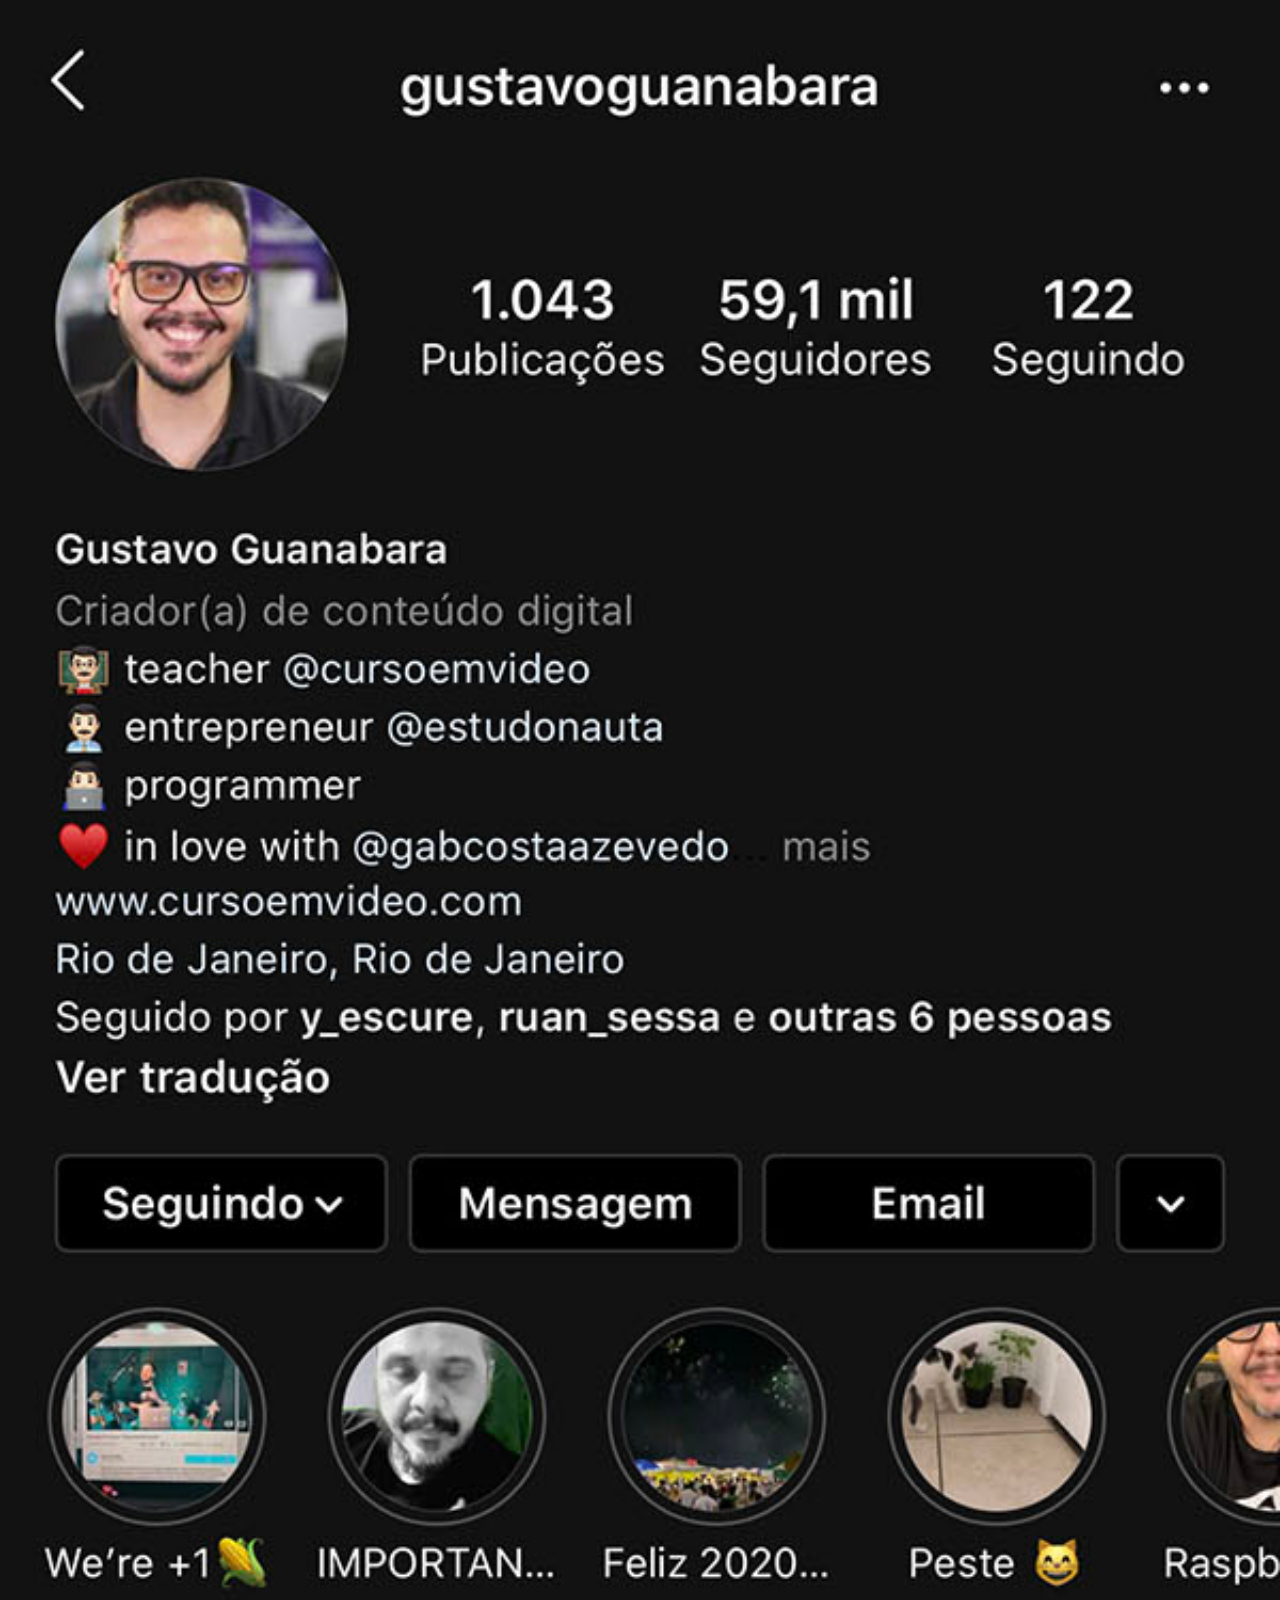
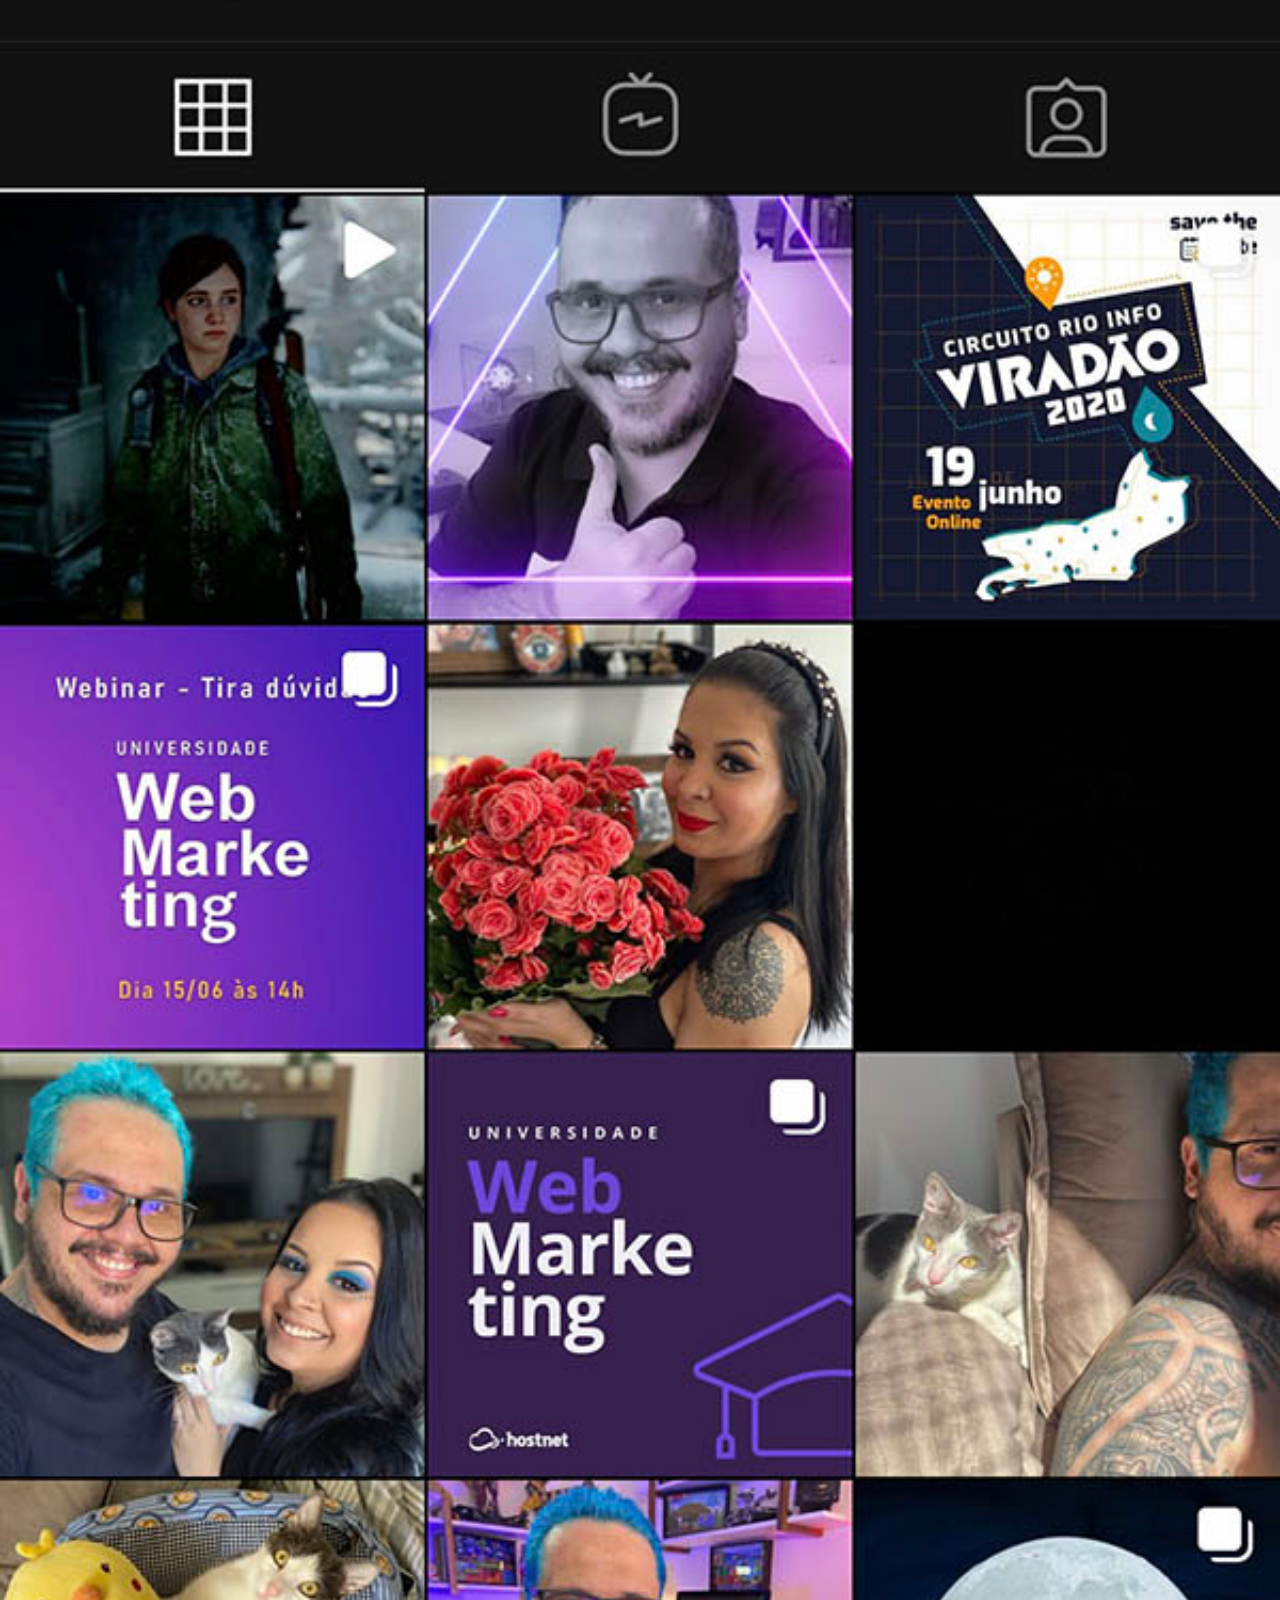
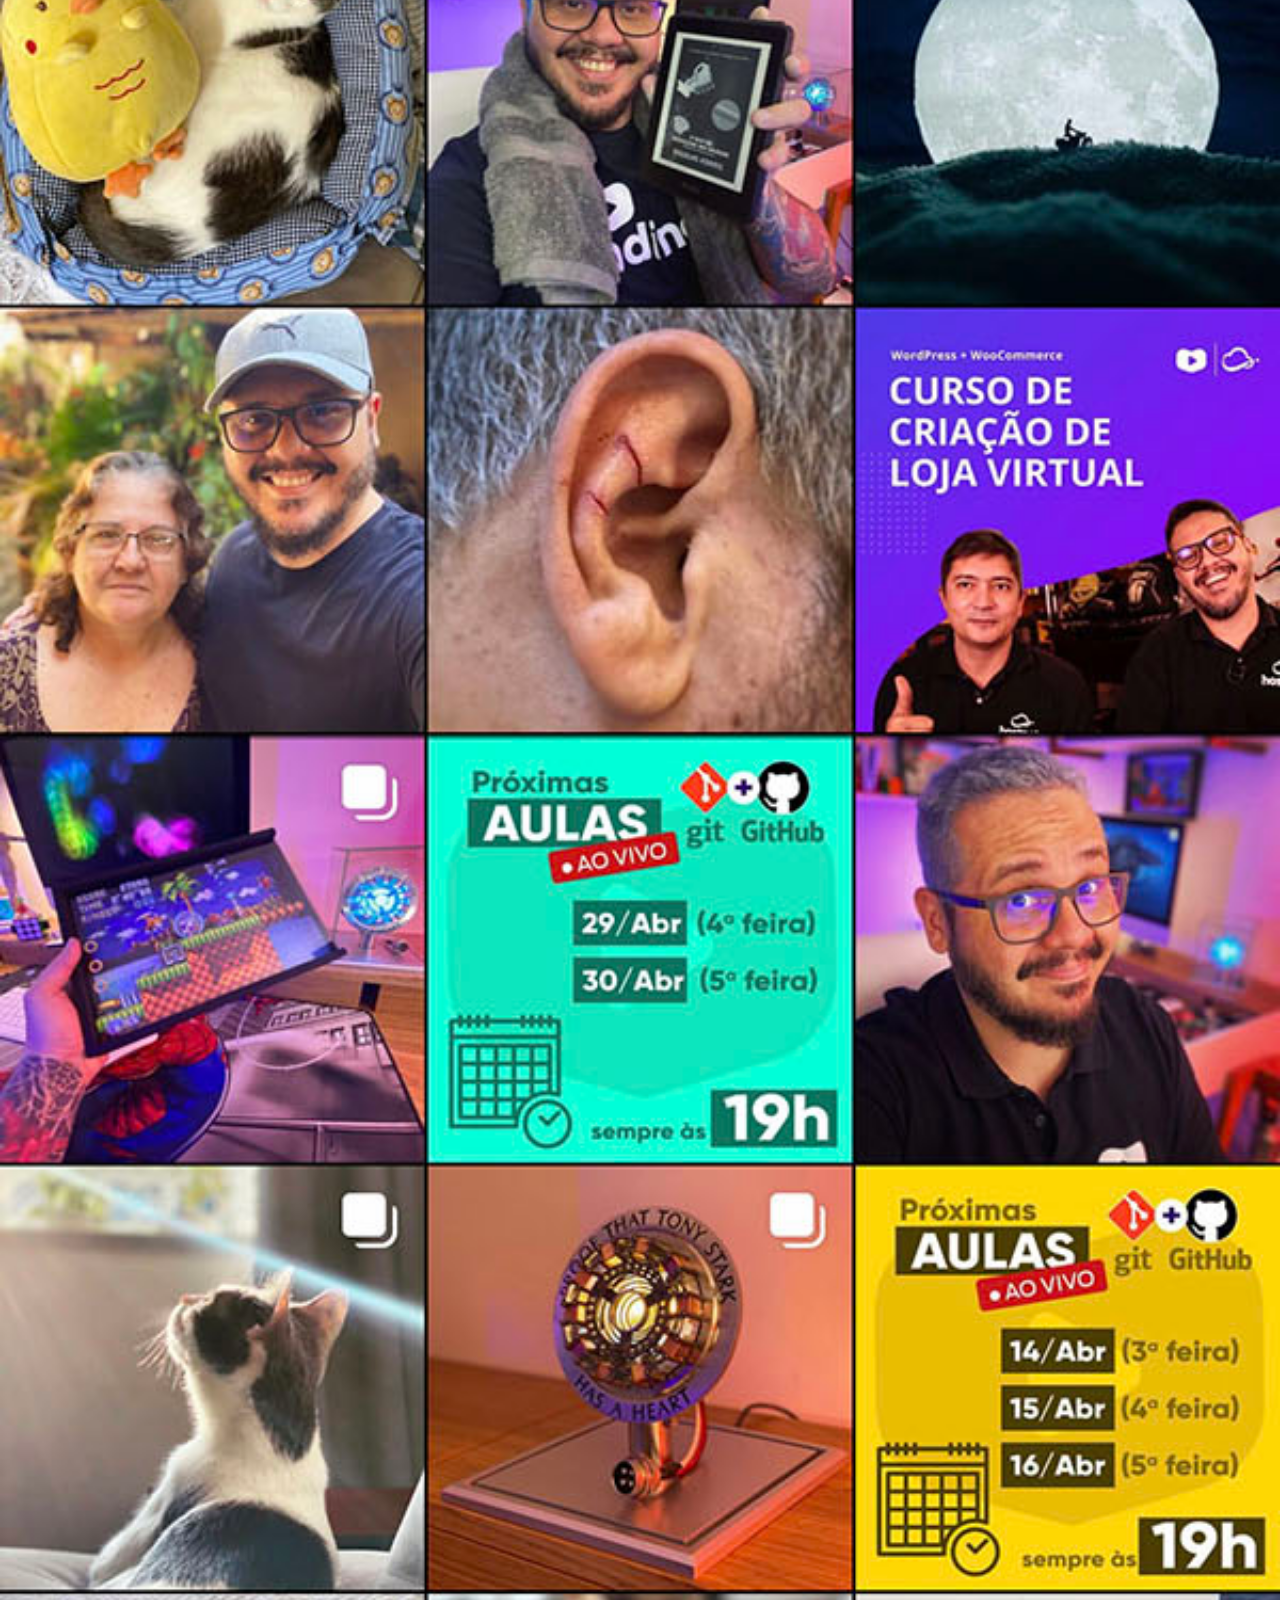
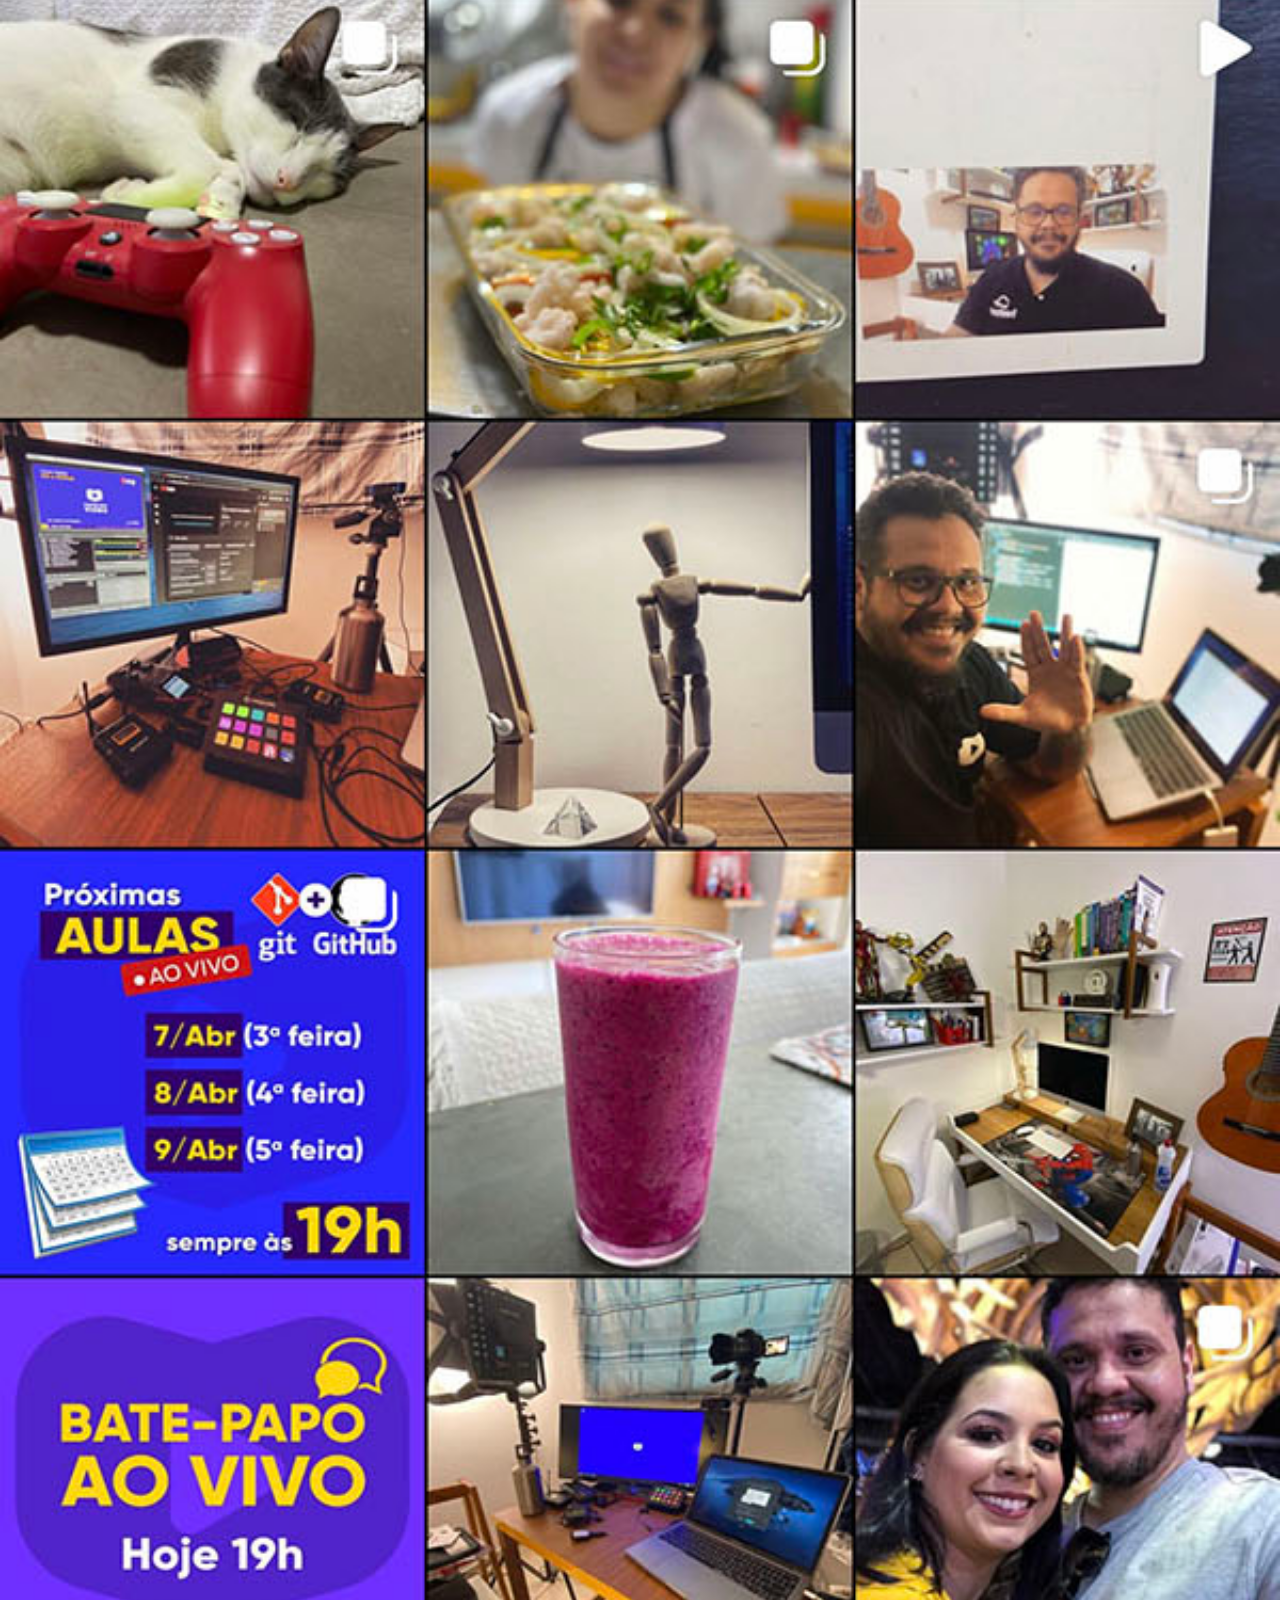
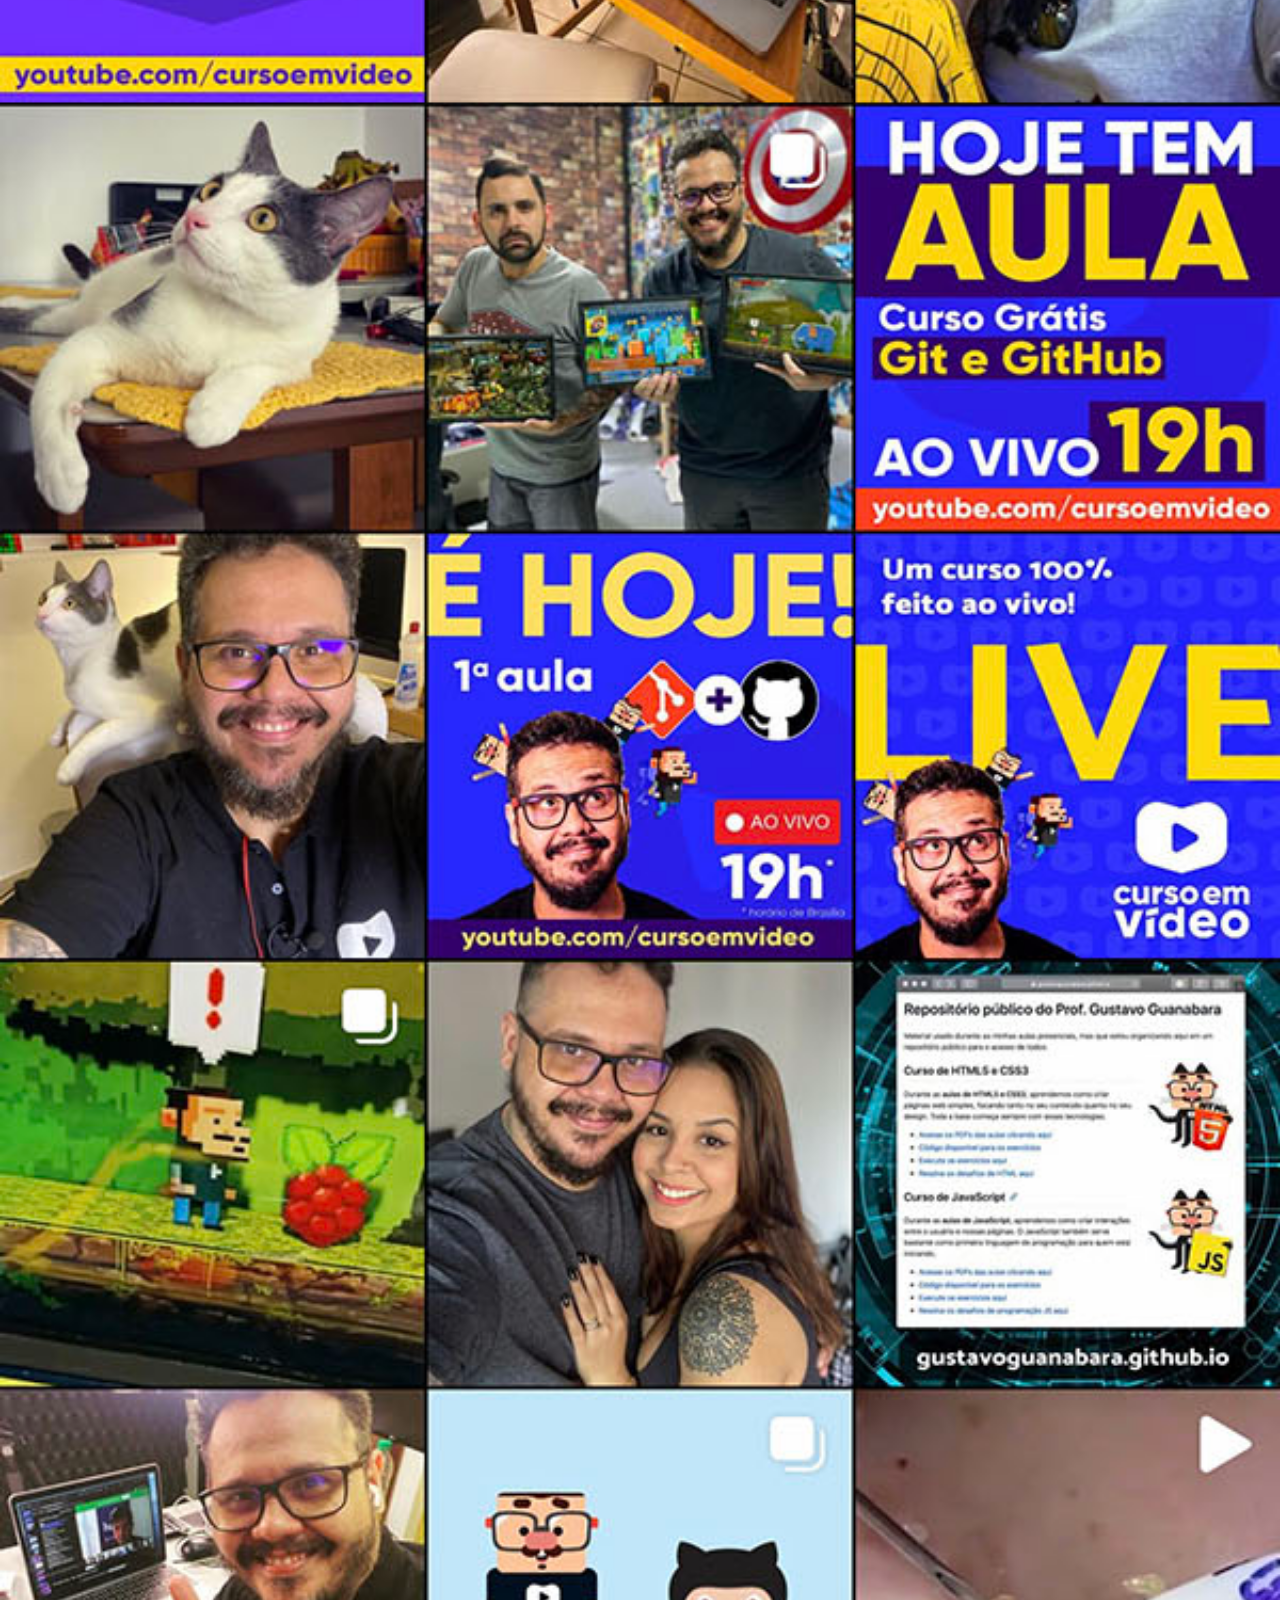
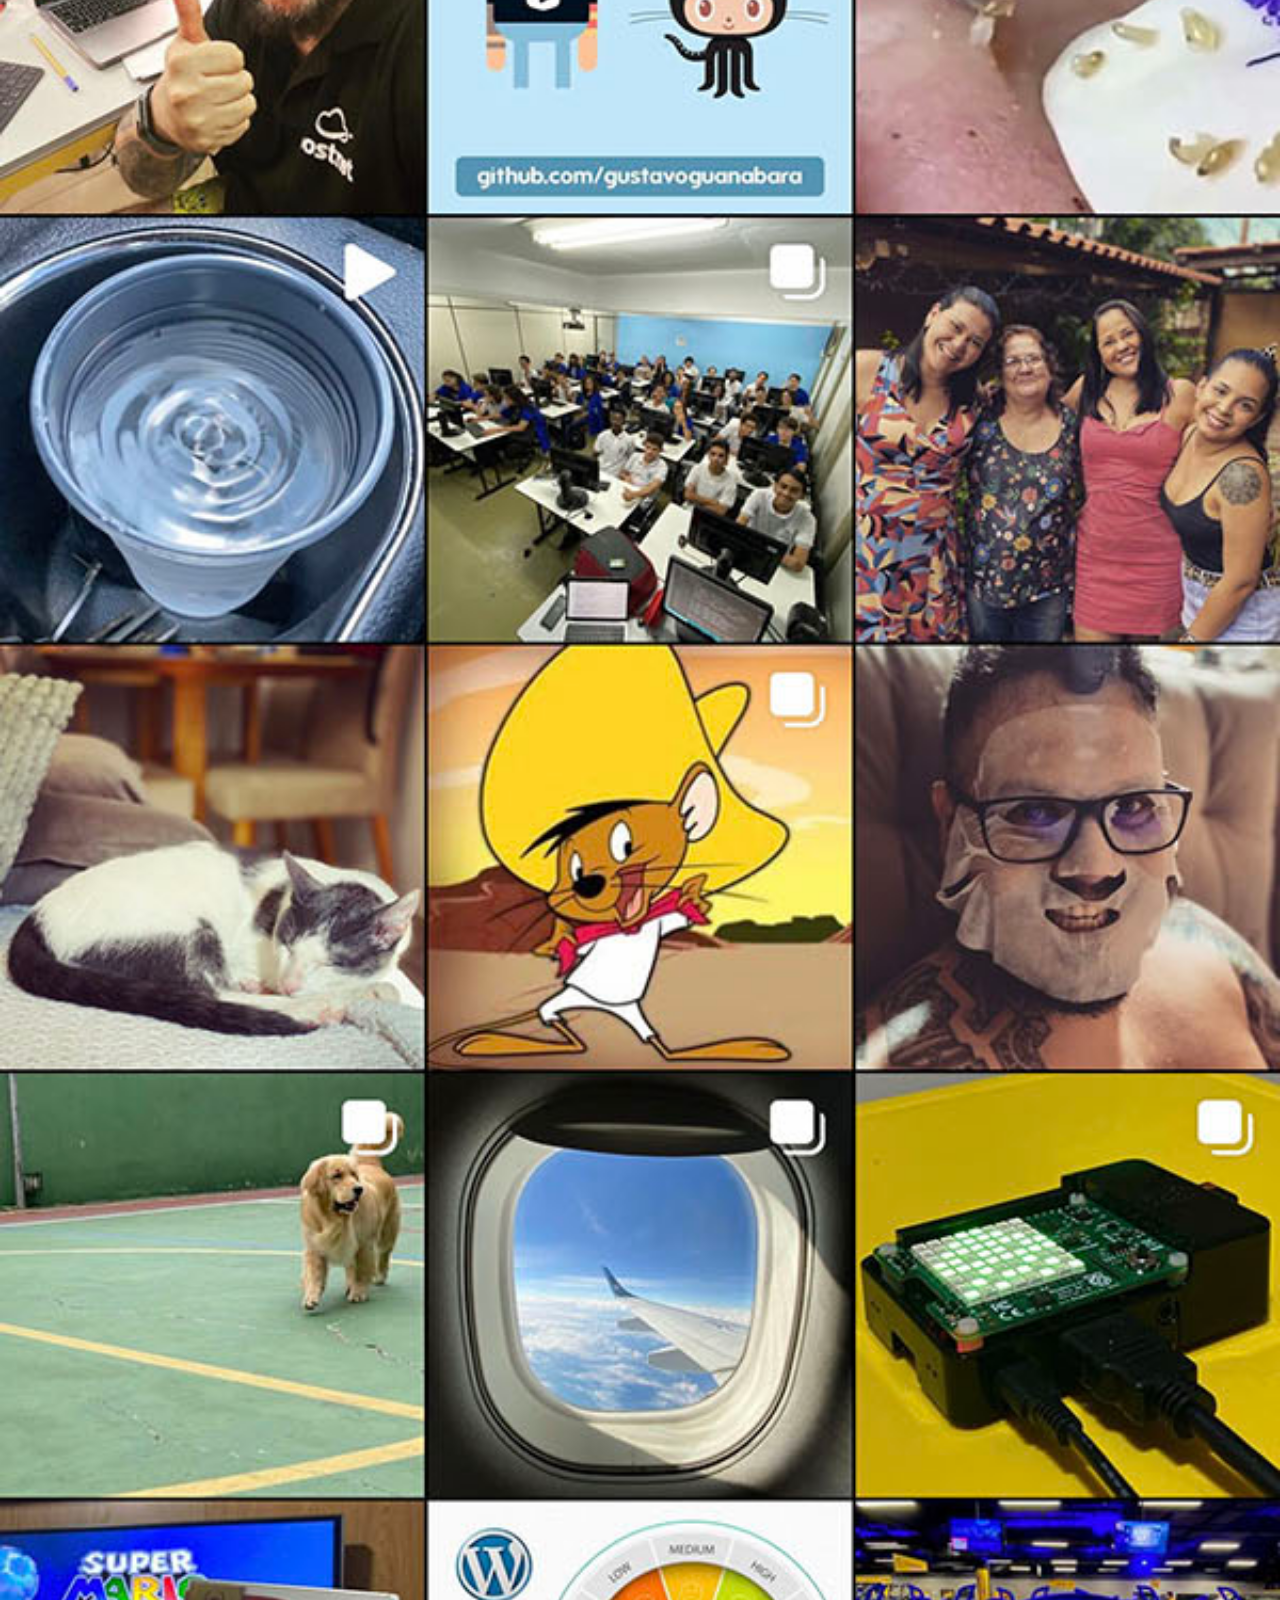
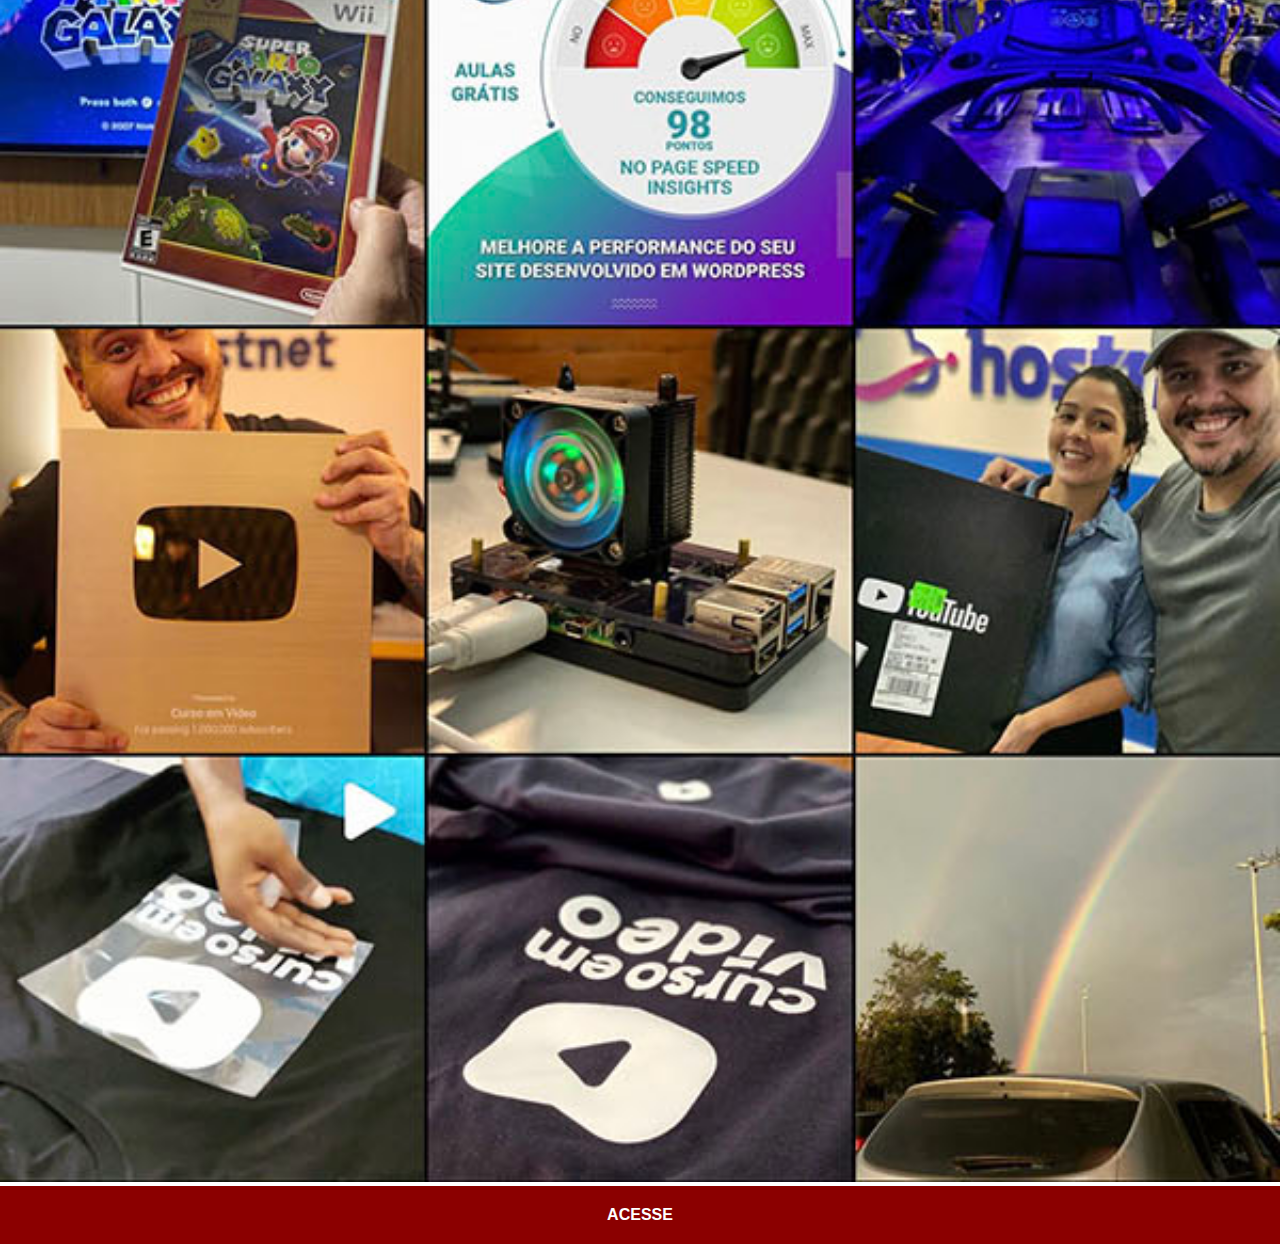
<file: Desafio/código/sites/instagram.html>
<!DOCTYPE html>
<html lang="en">
<head>
    <meta charset="UTF-8">
    <meta name="viewport" content="width=device-width, initial-scale=1.0">
    <title>Document</title>
    <link rel="stylesheet" href="../../estilo/social.css">
</head>
<body>
    <img src="../../imagens/tela-instagram.jpg" alt="">
    <a href="https://www.instagram.com/gustavoguanabara/" target="_blank">ACESSE</a>
</body>
</html>
</file>
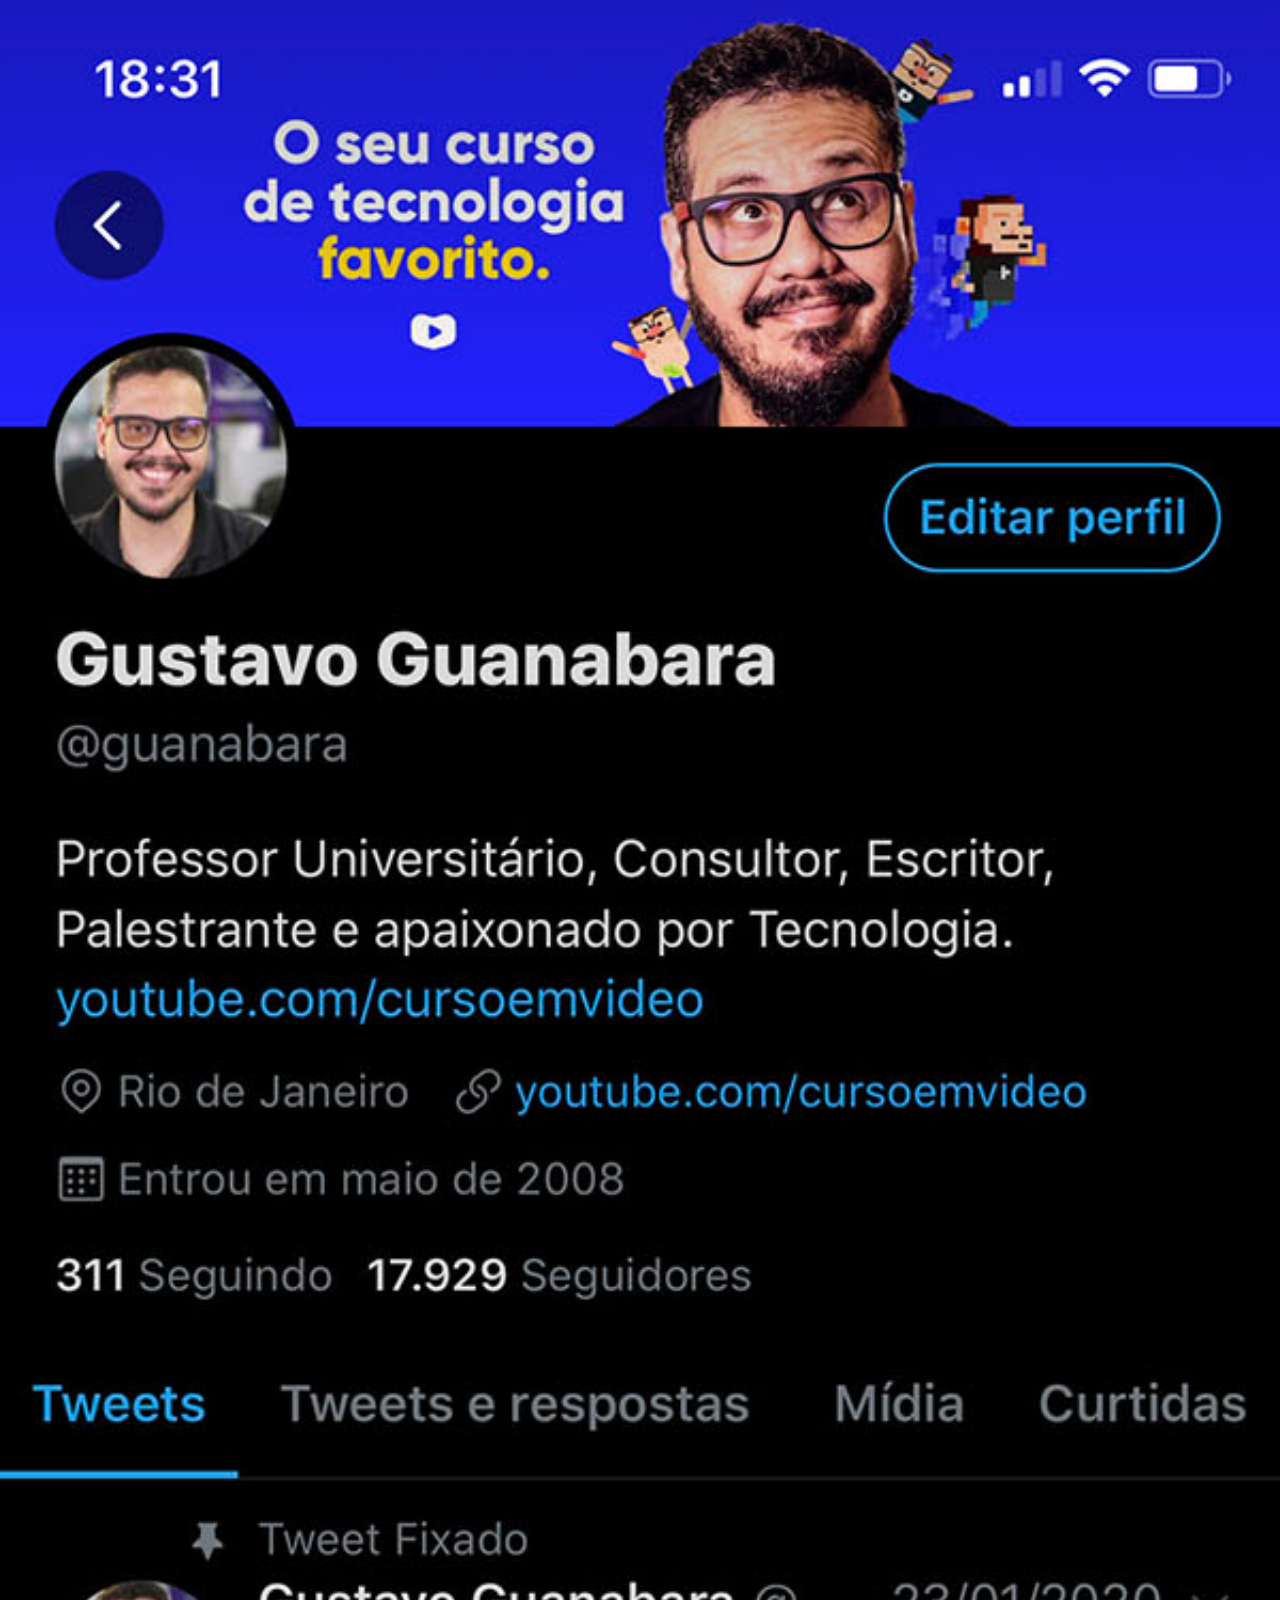
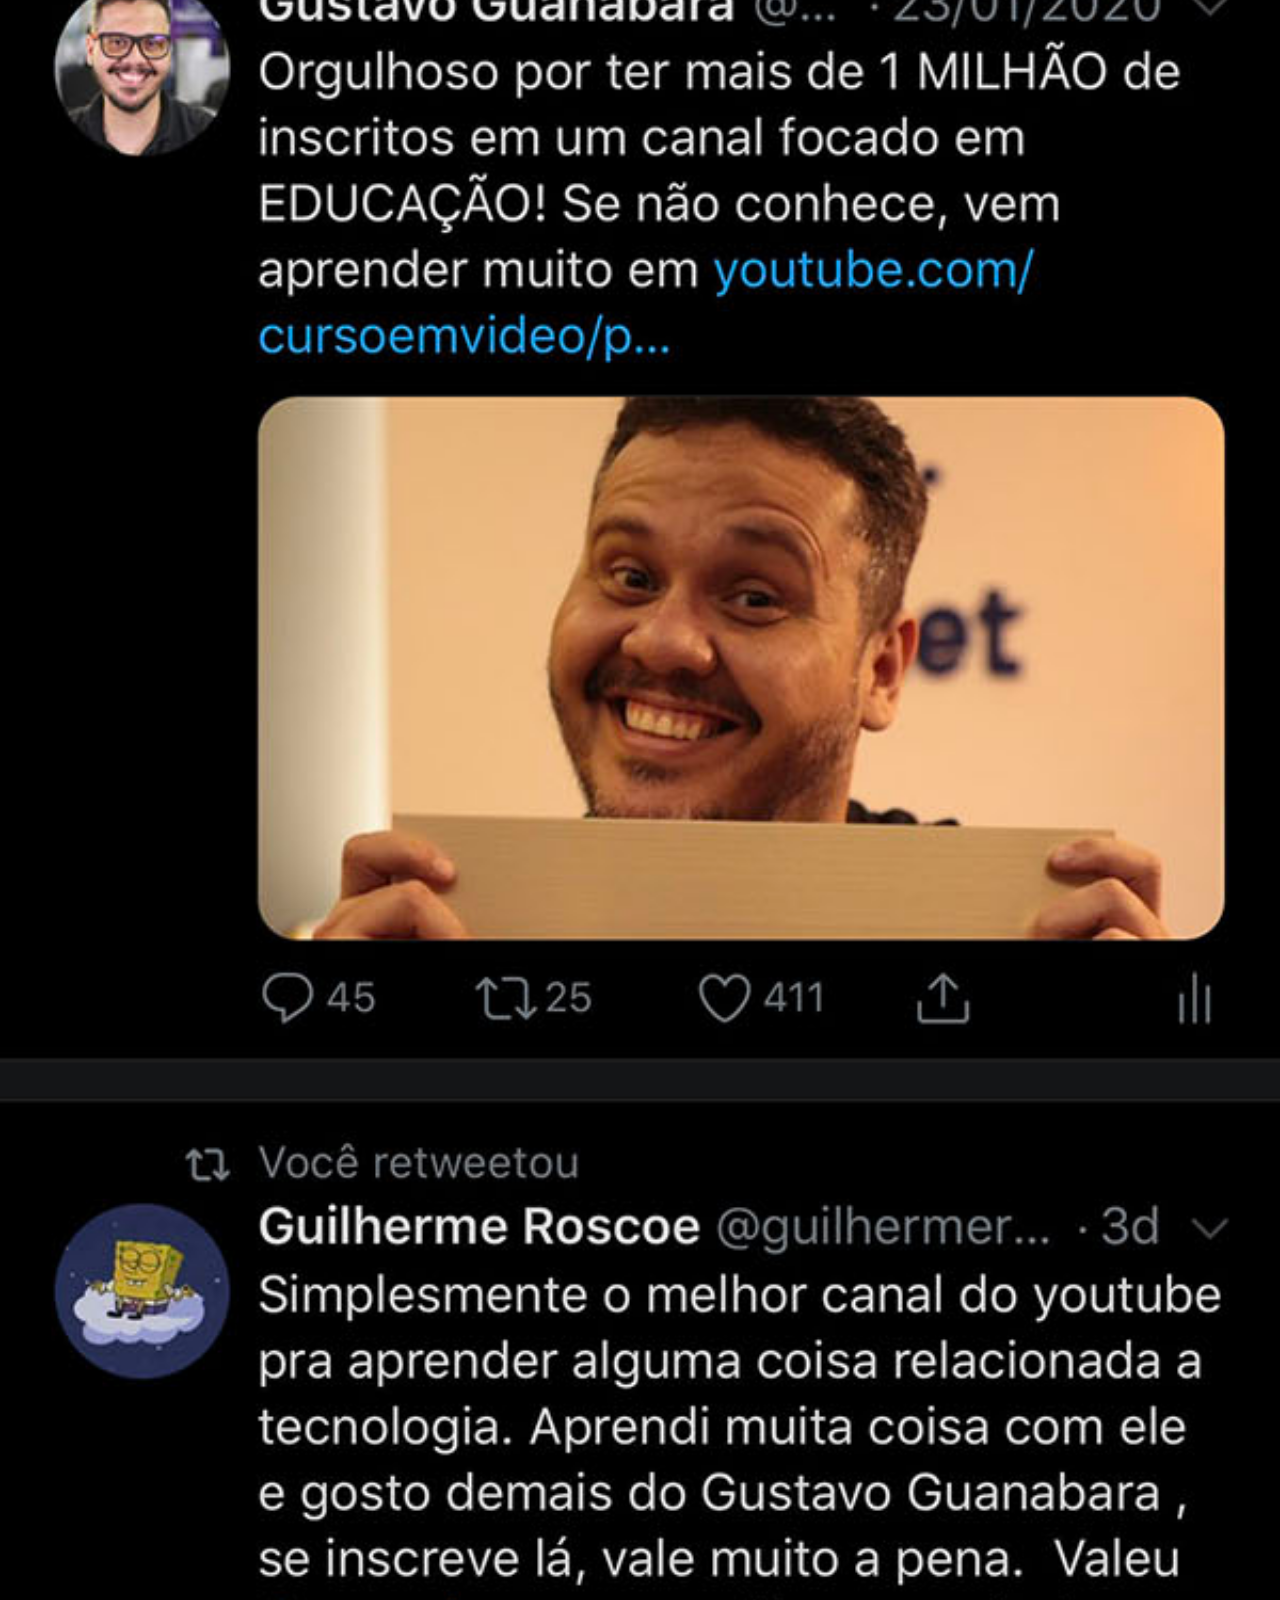
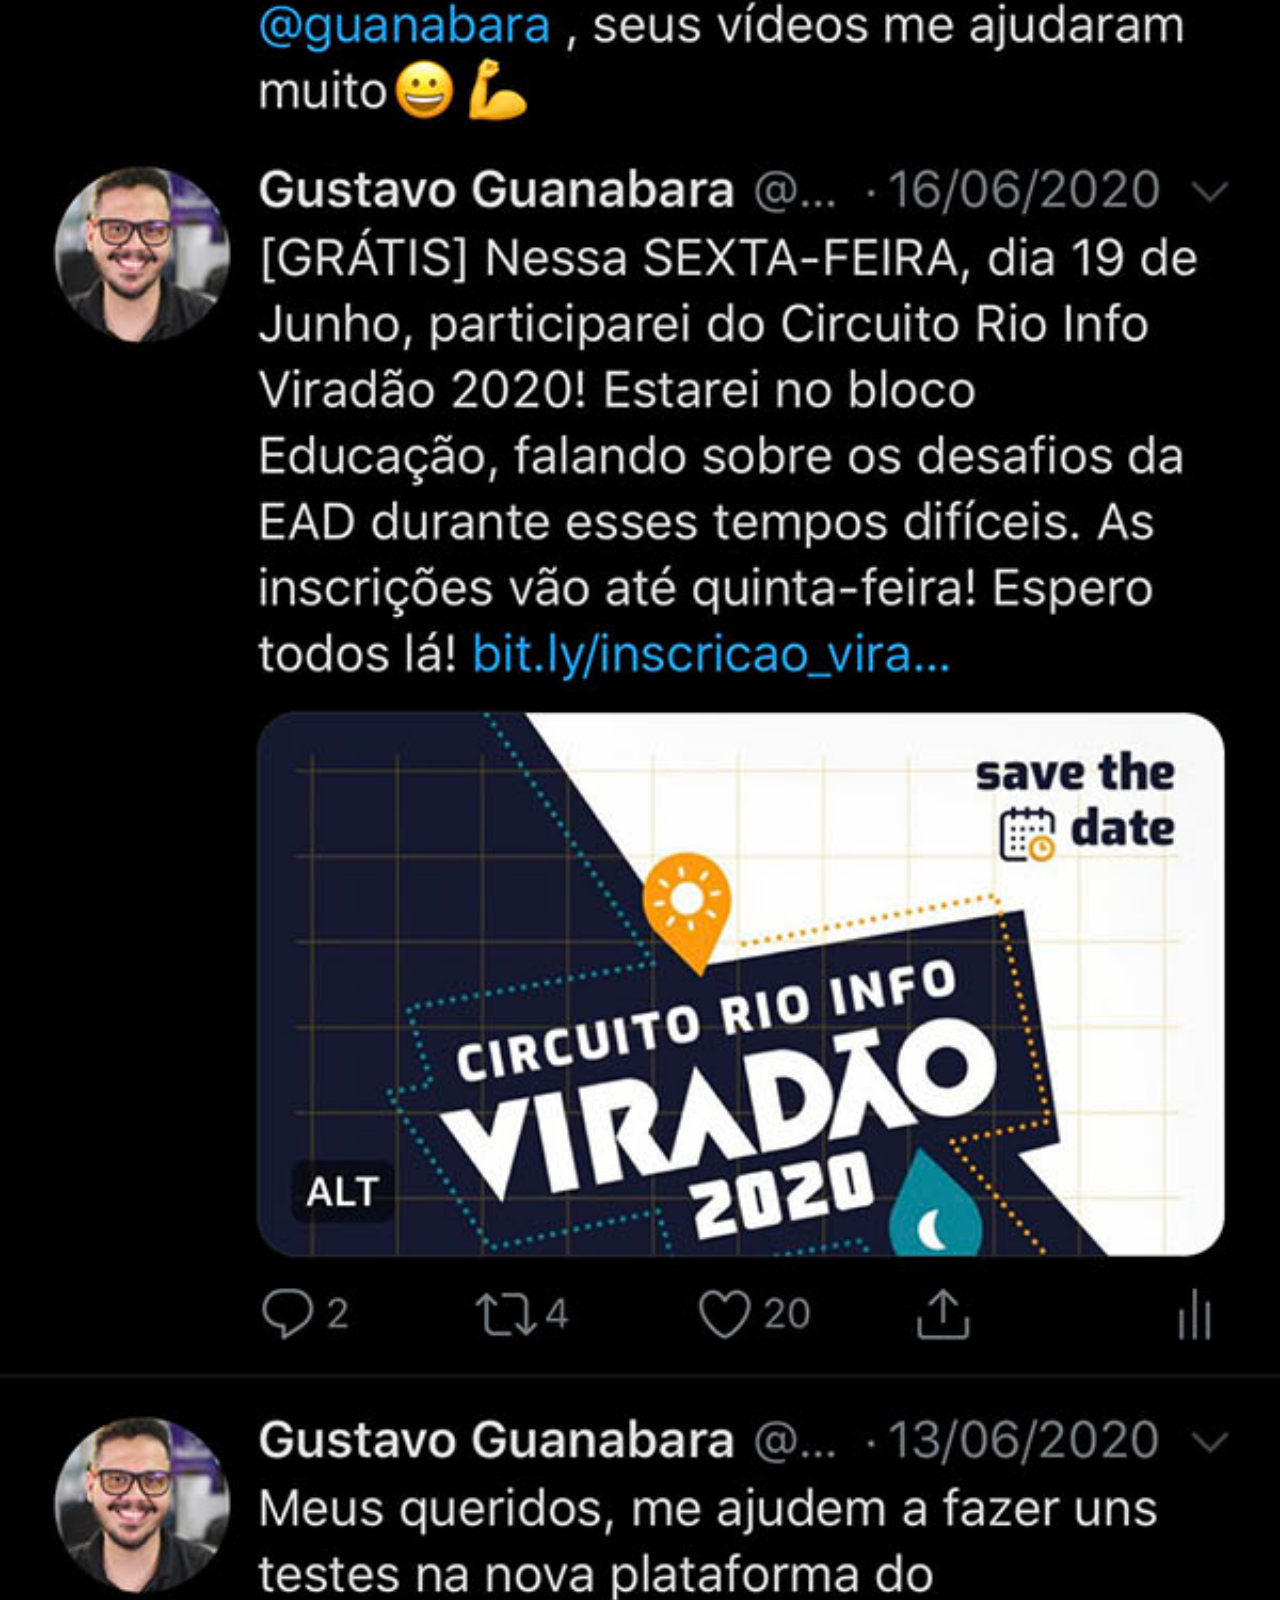
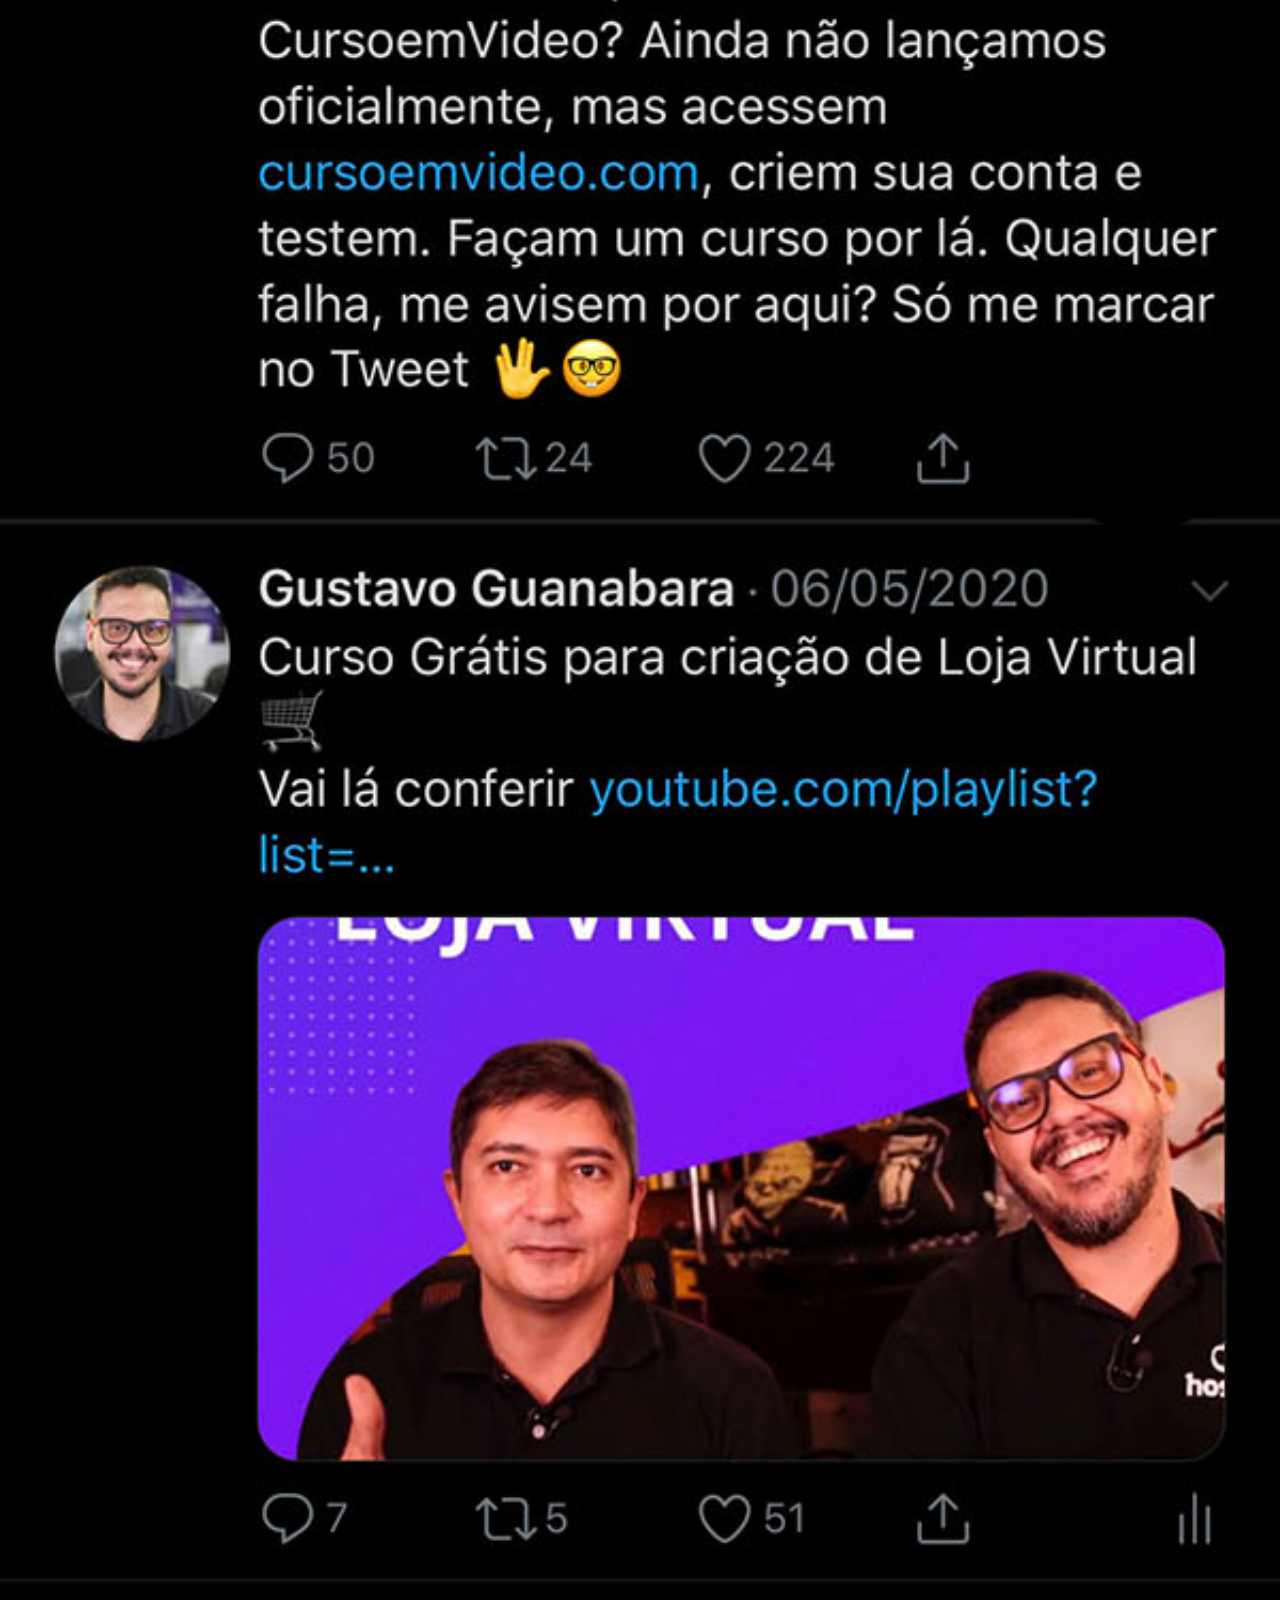
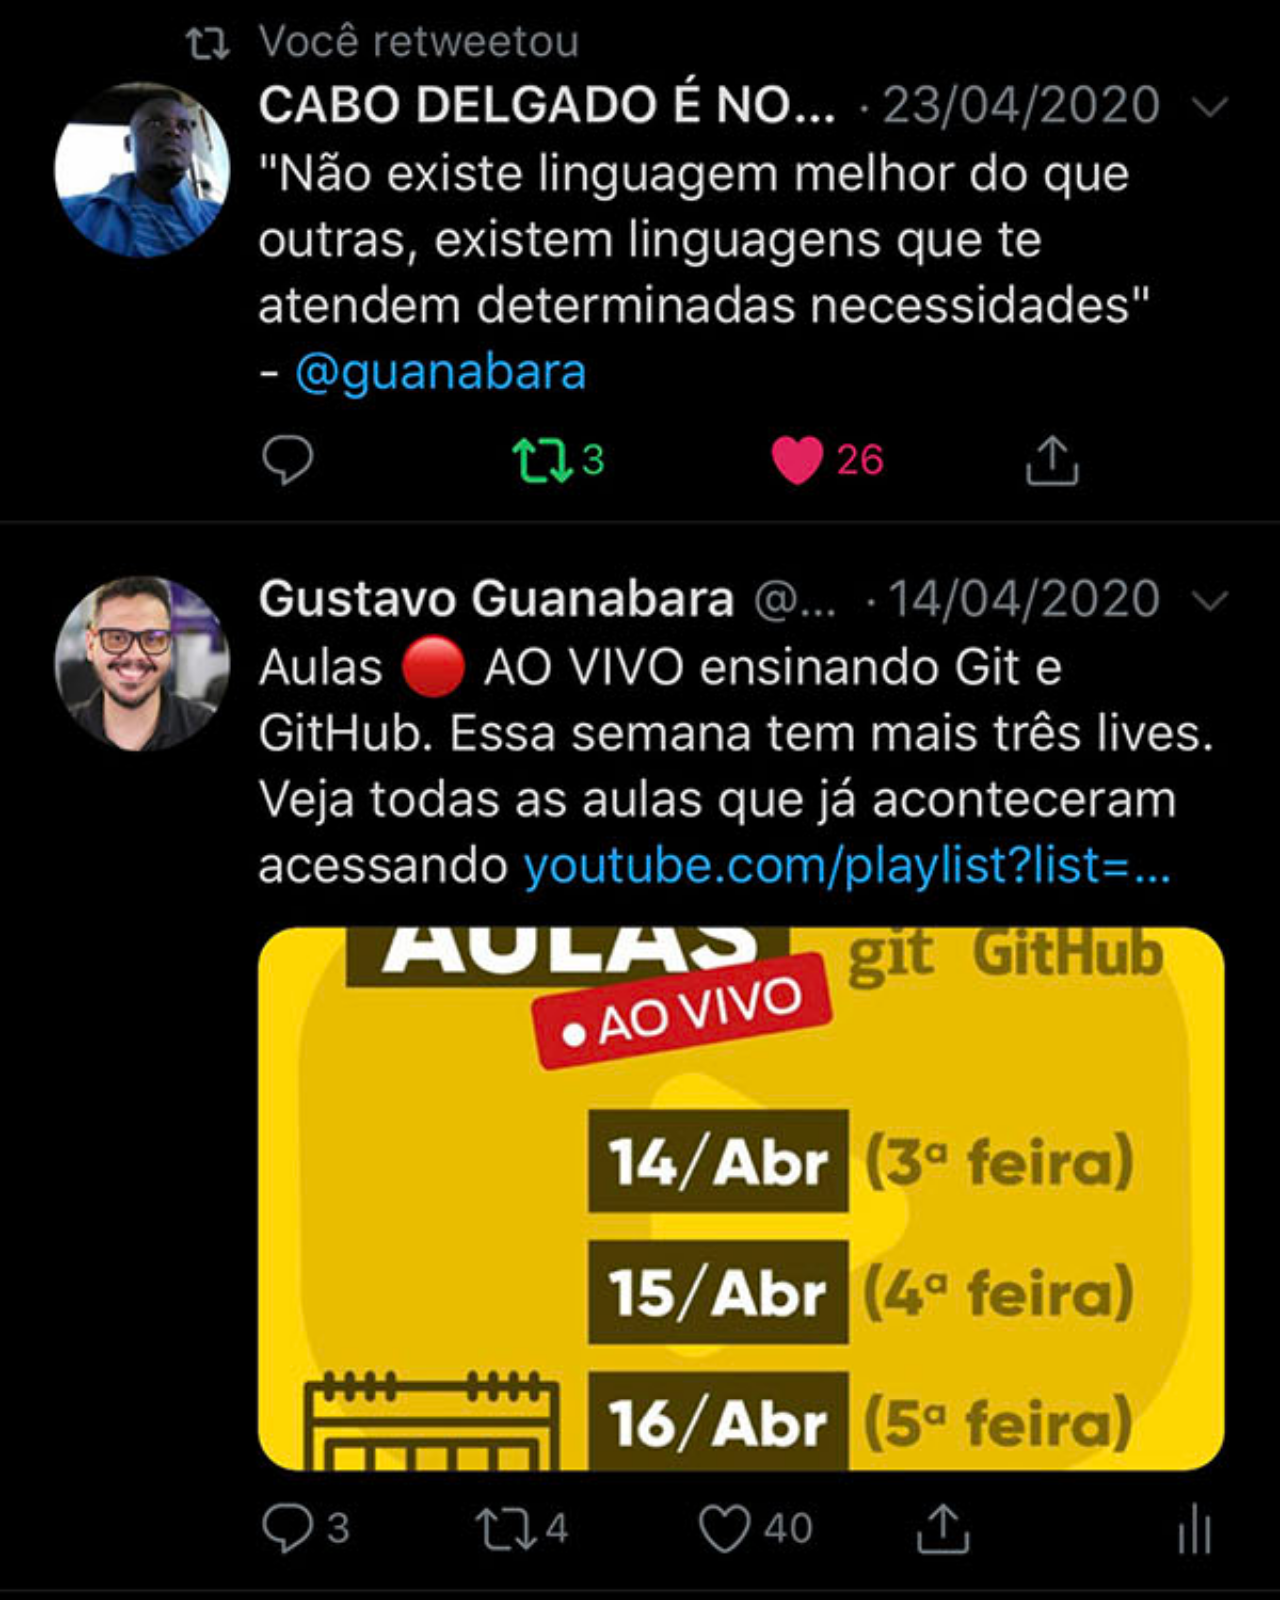
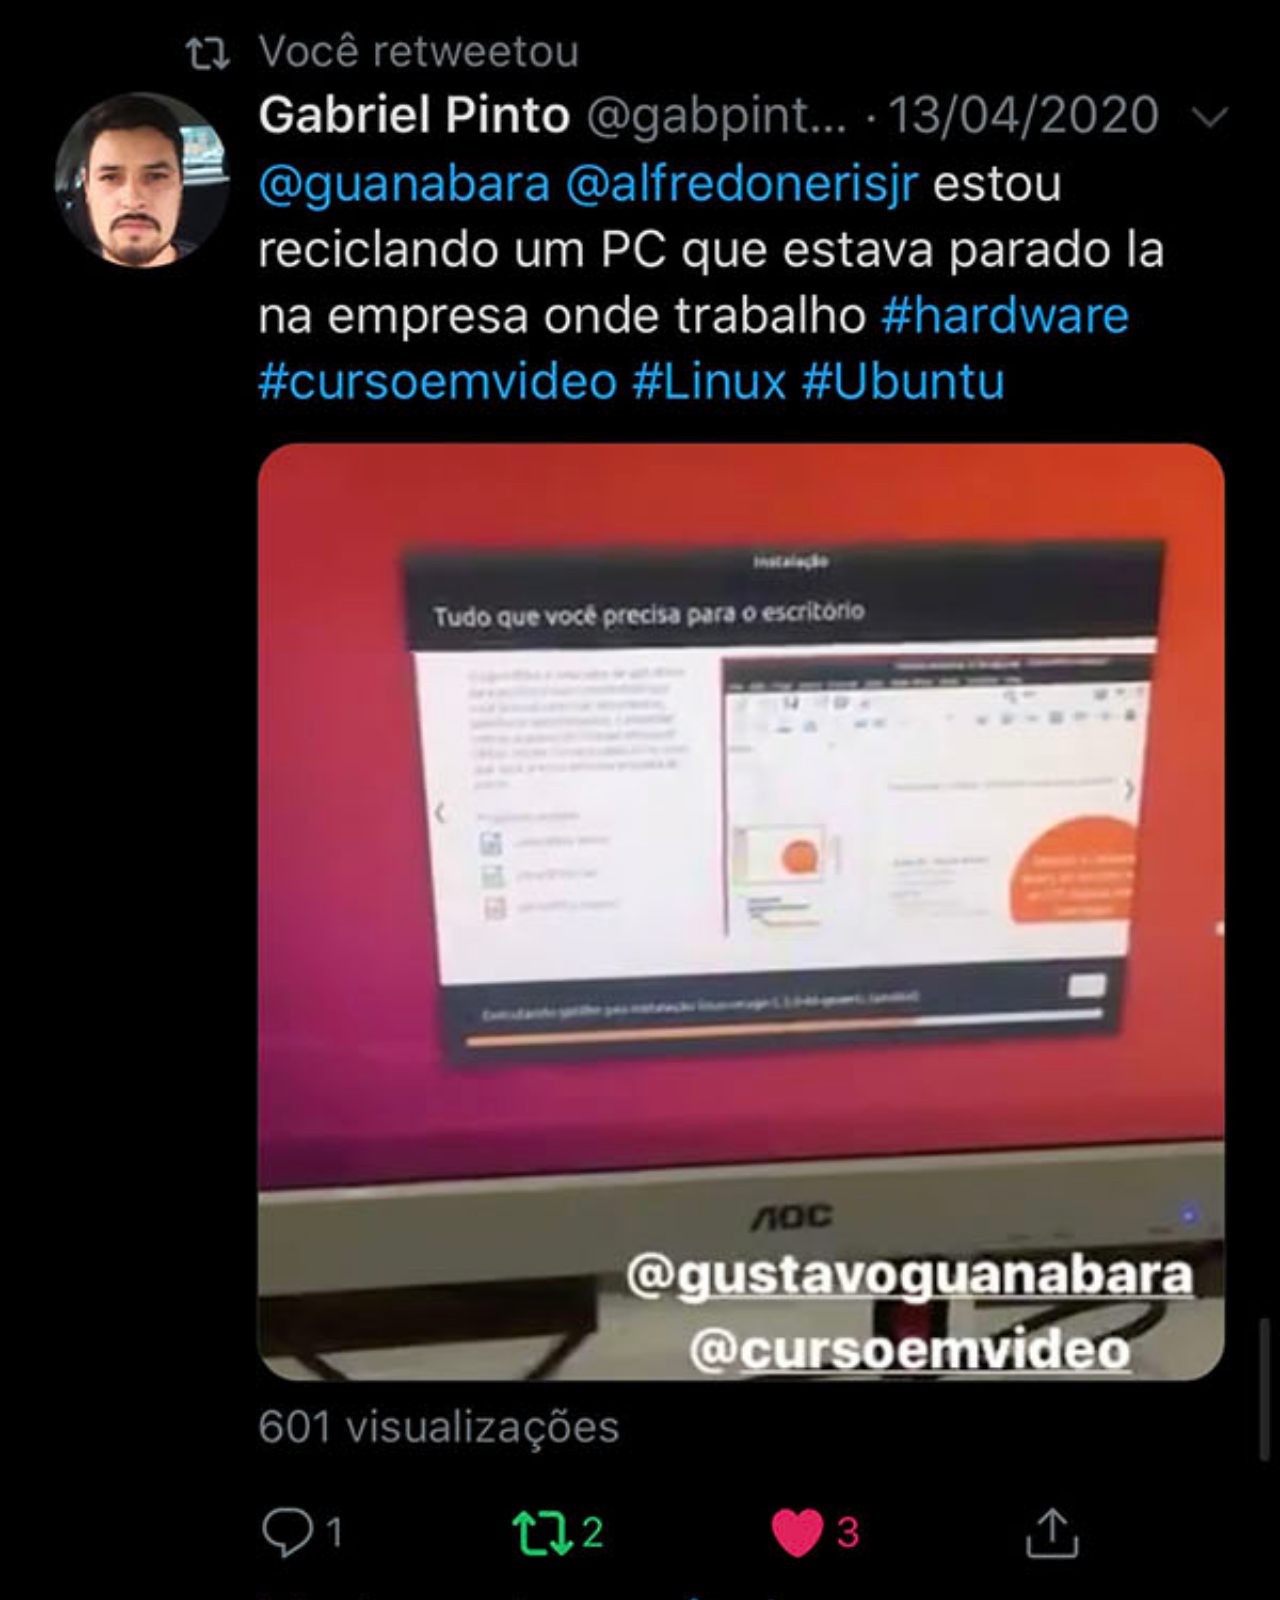
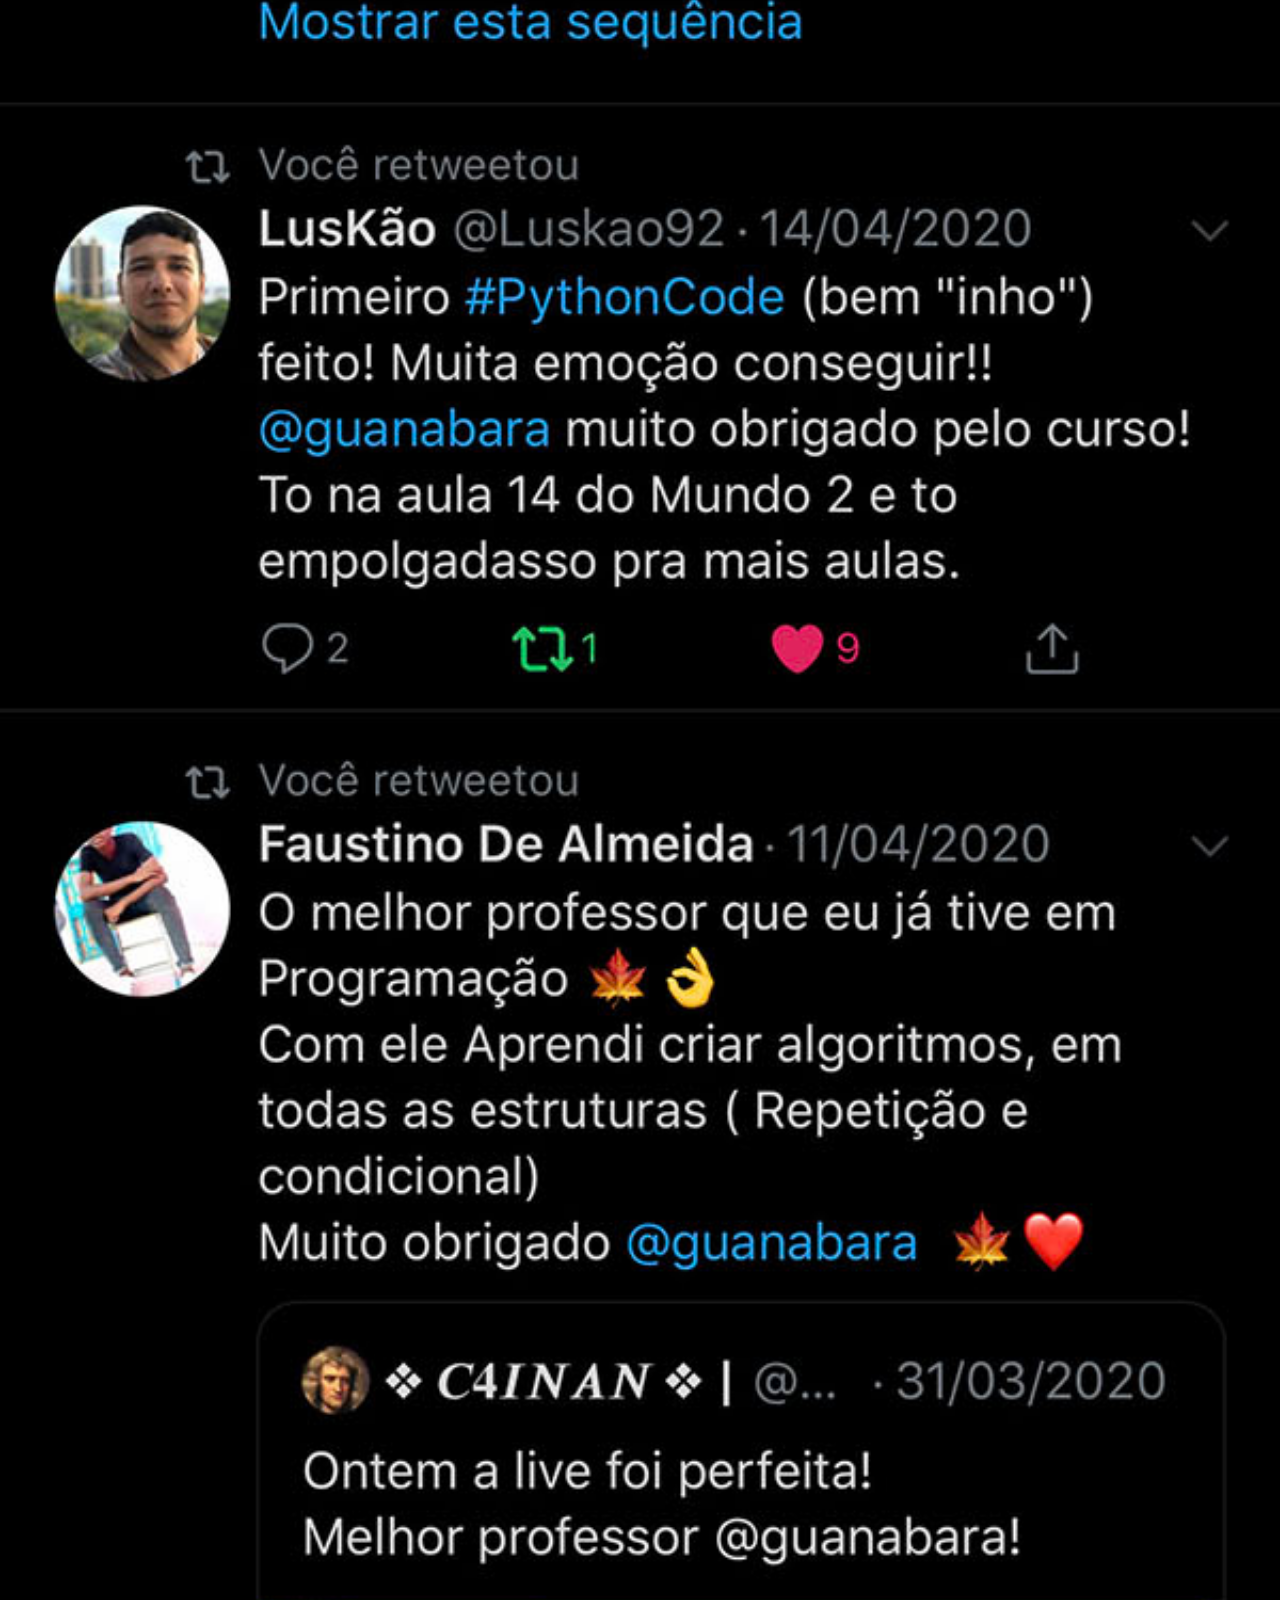
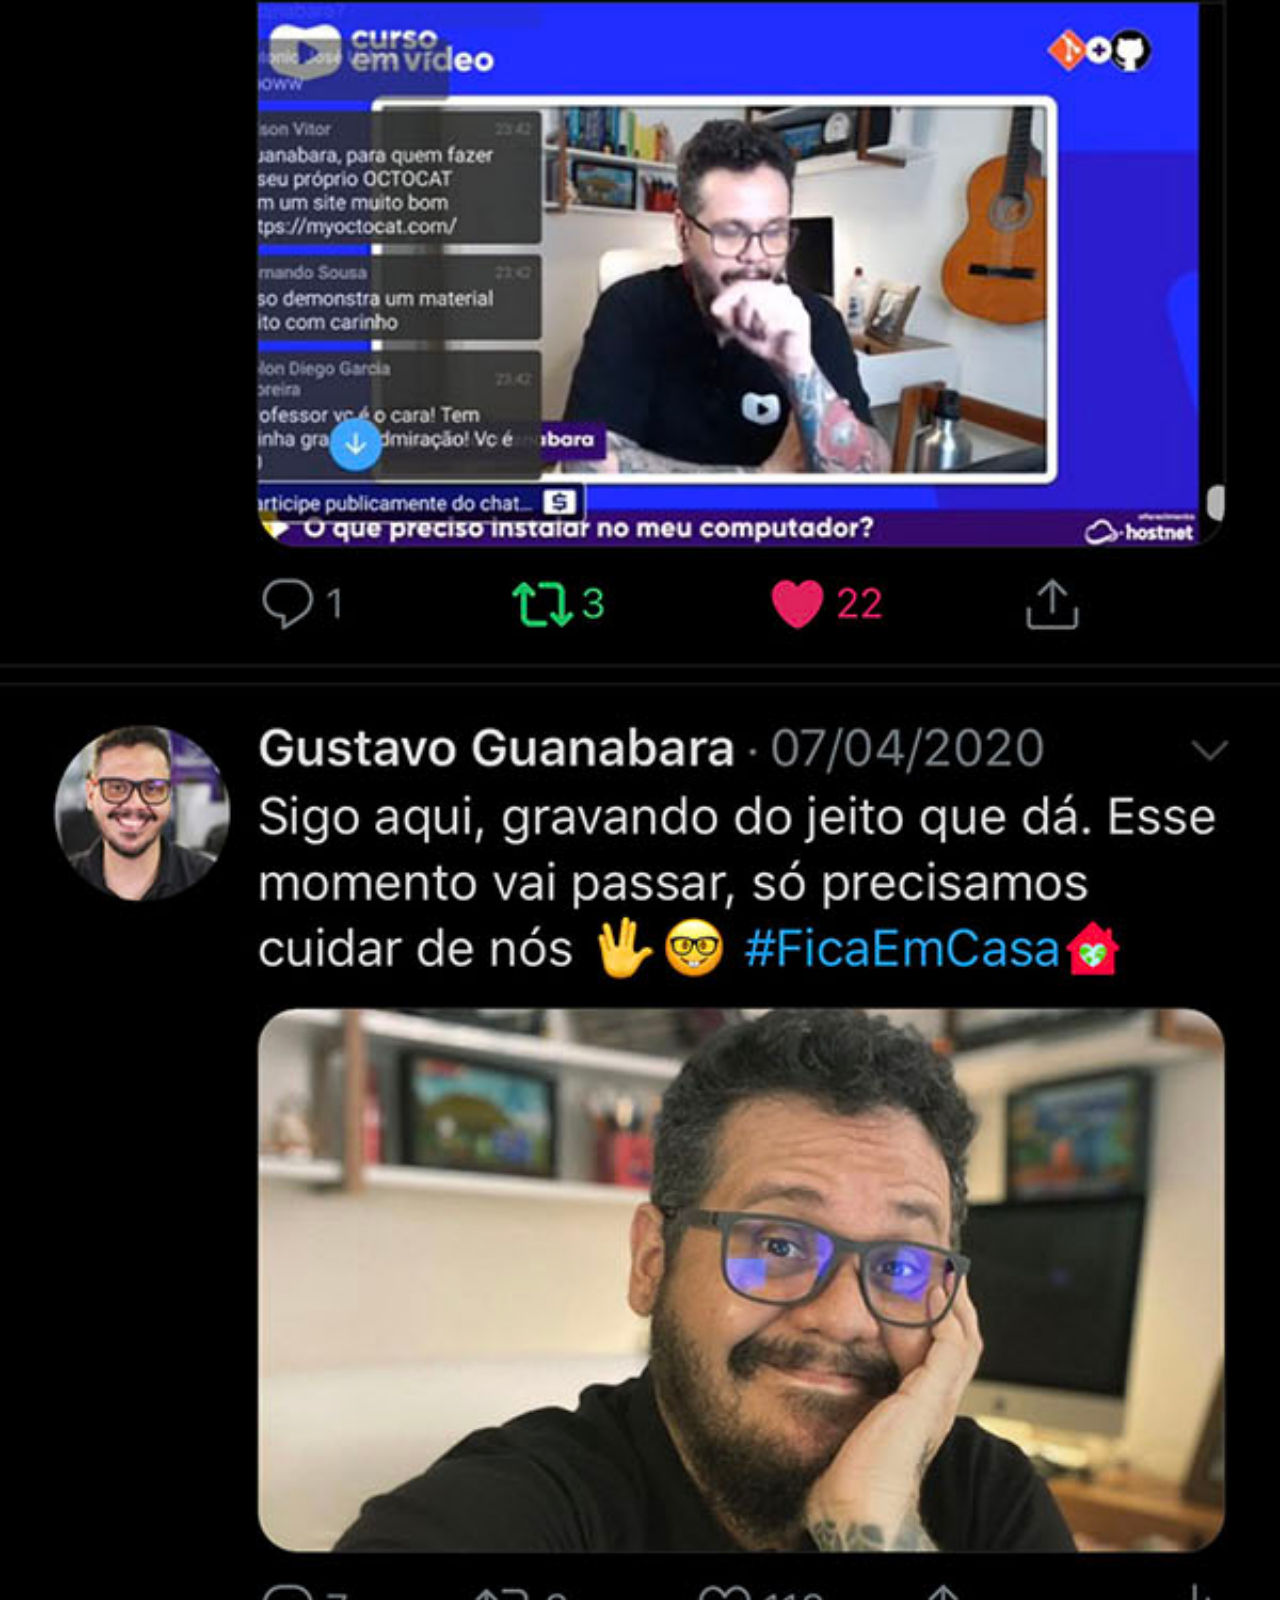
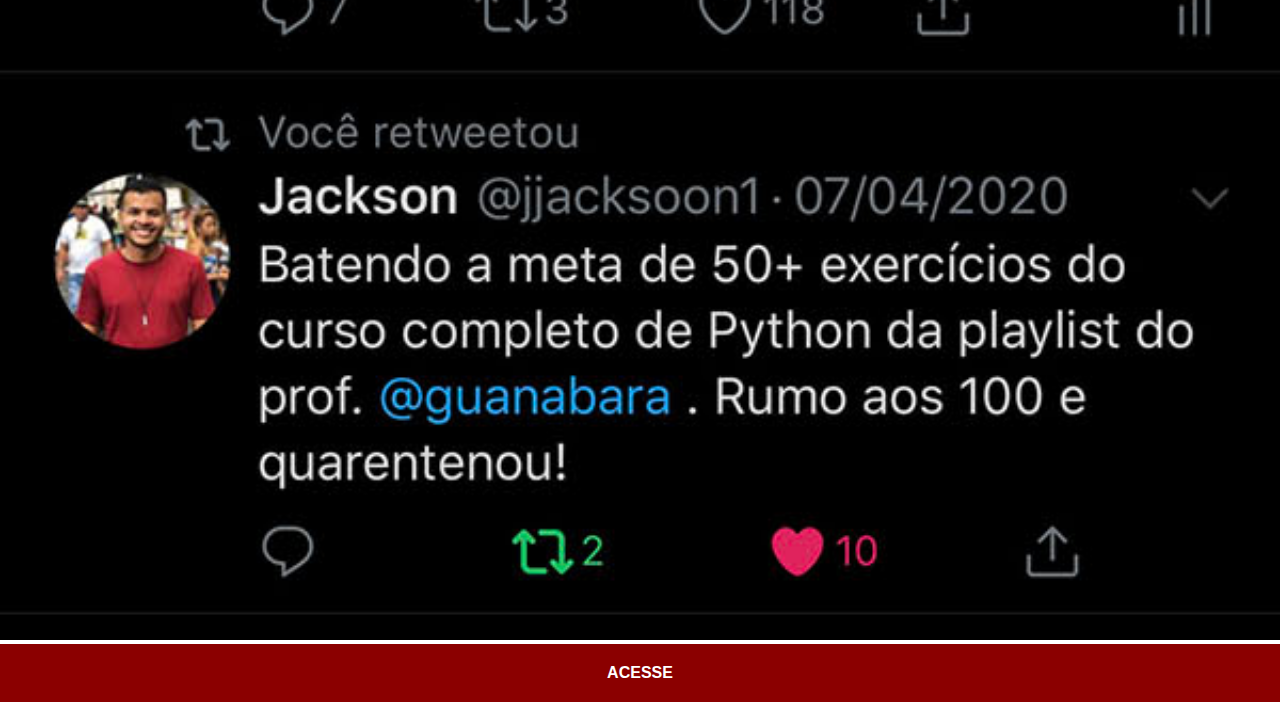
<file: Desafio/código/sites/twitter.html>
<!DOCTYPE html>
<html lang="en">
<head>
    <meta charset="UTF-8">
    <meta name="viewport" content="width=device-width, initial-scale=1.0">
    <title>Document</title>
    <link rel="stylesheet" href="../../estilo/social.css">
</head>
<body>
    <img src="../../imagens/tela-twitter.jpg" alt="">
    <a href="https://x.com/guanabara" target="_blank">ACESSE</a>
</body>
</html>
</file>
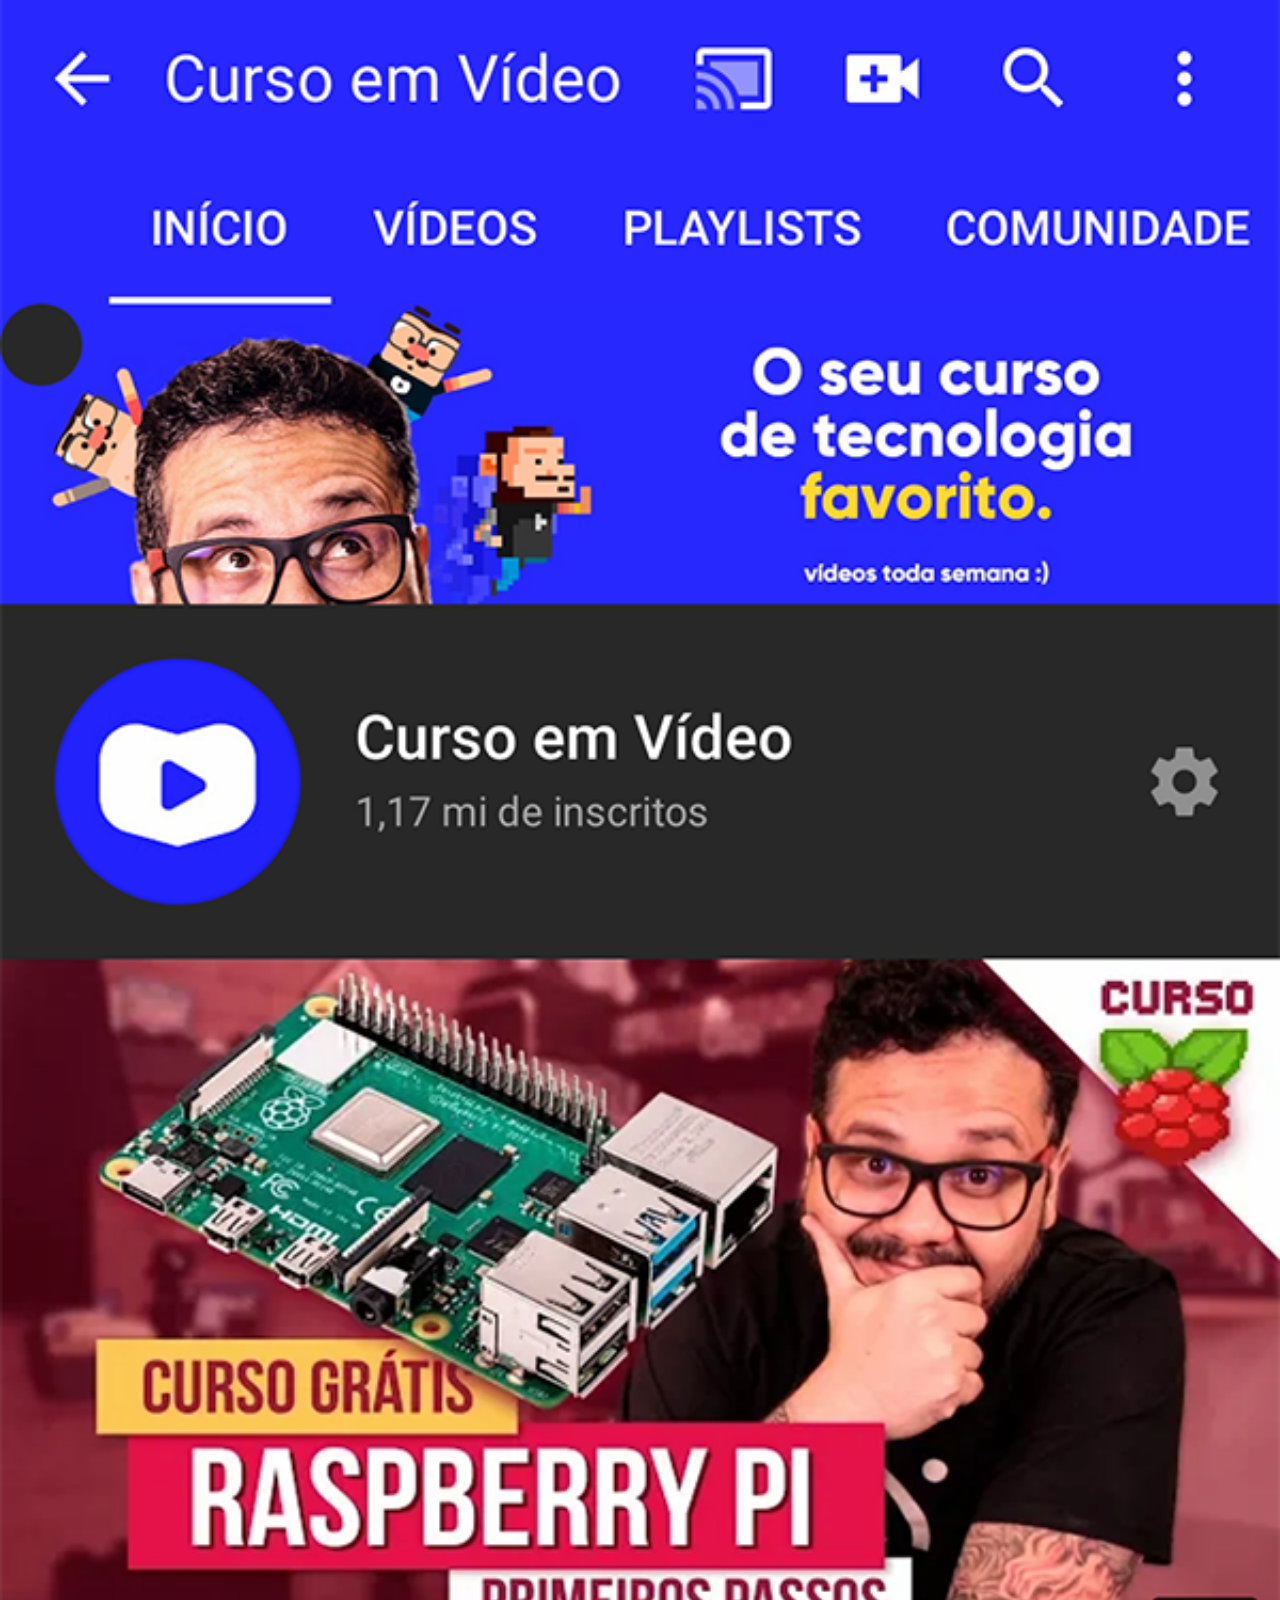
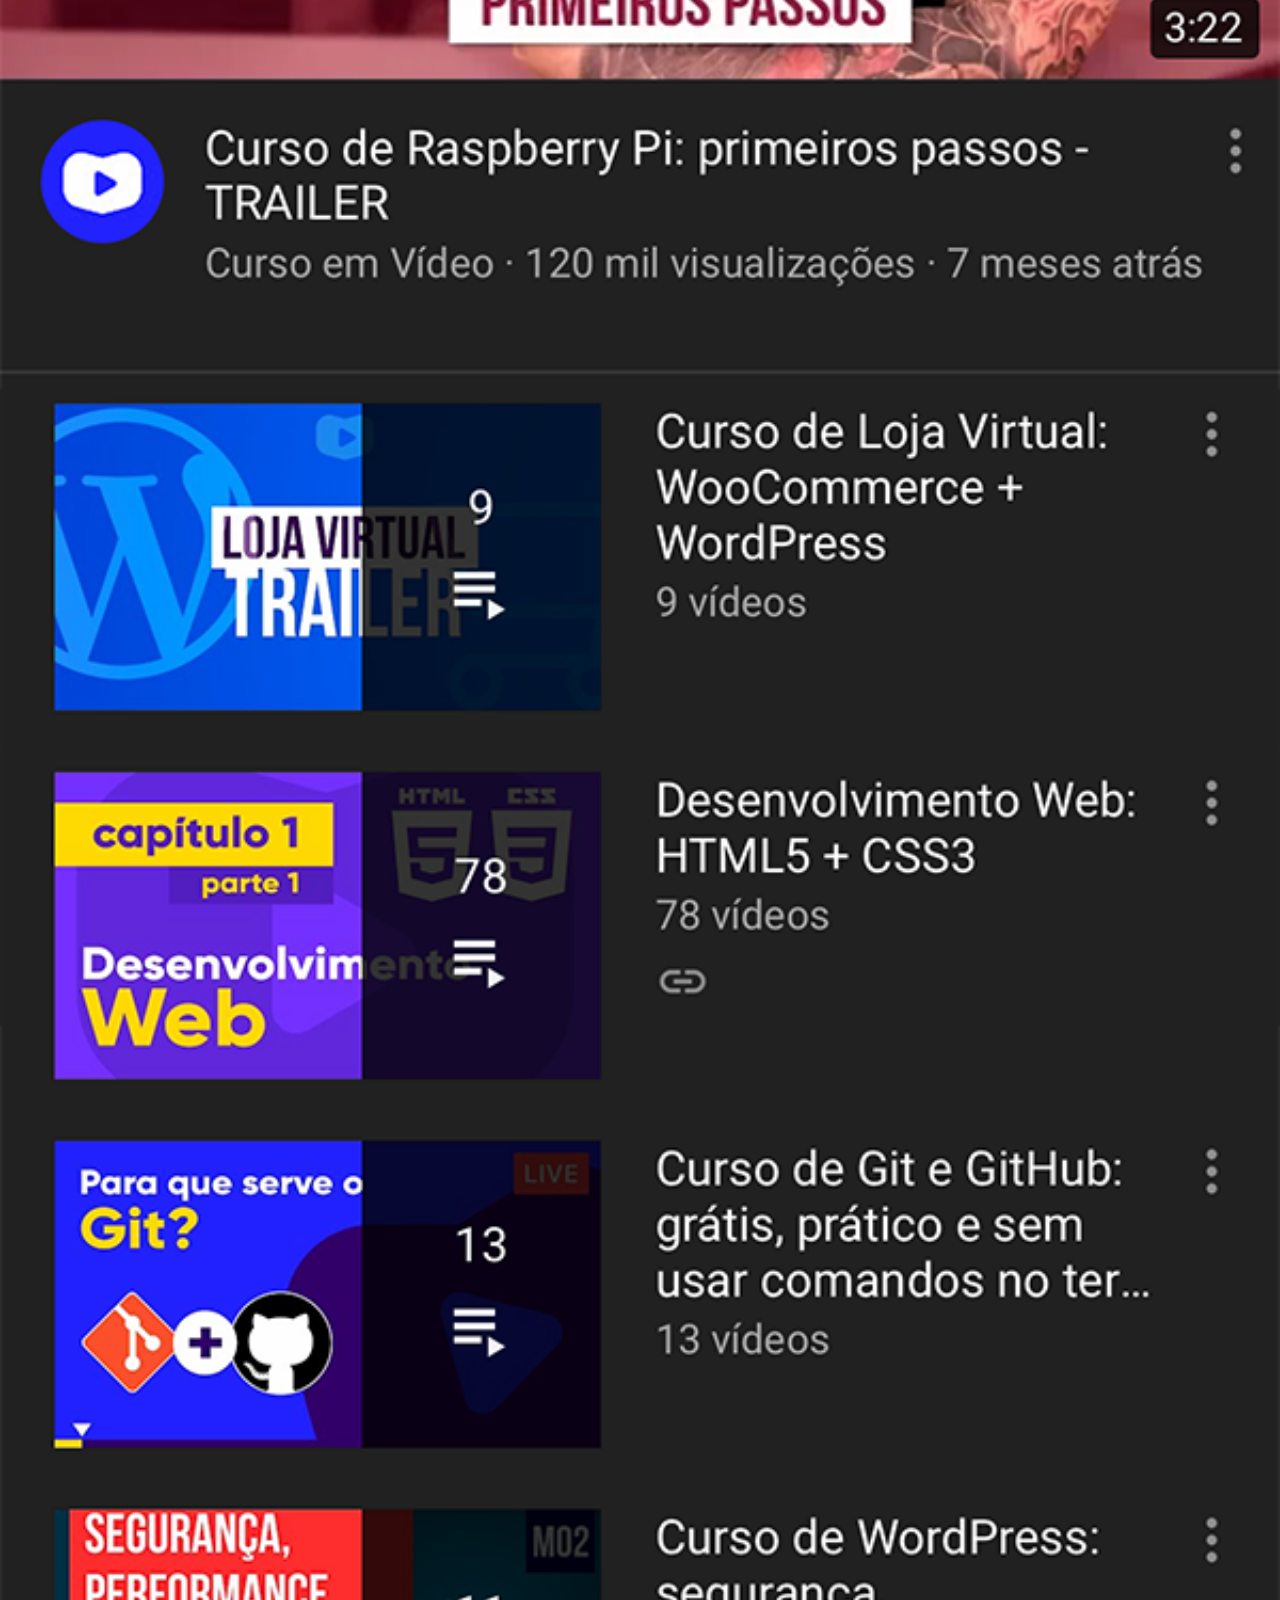
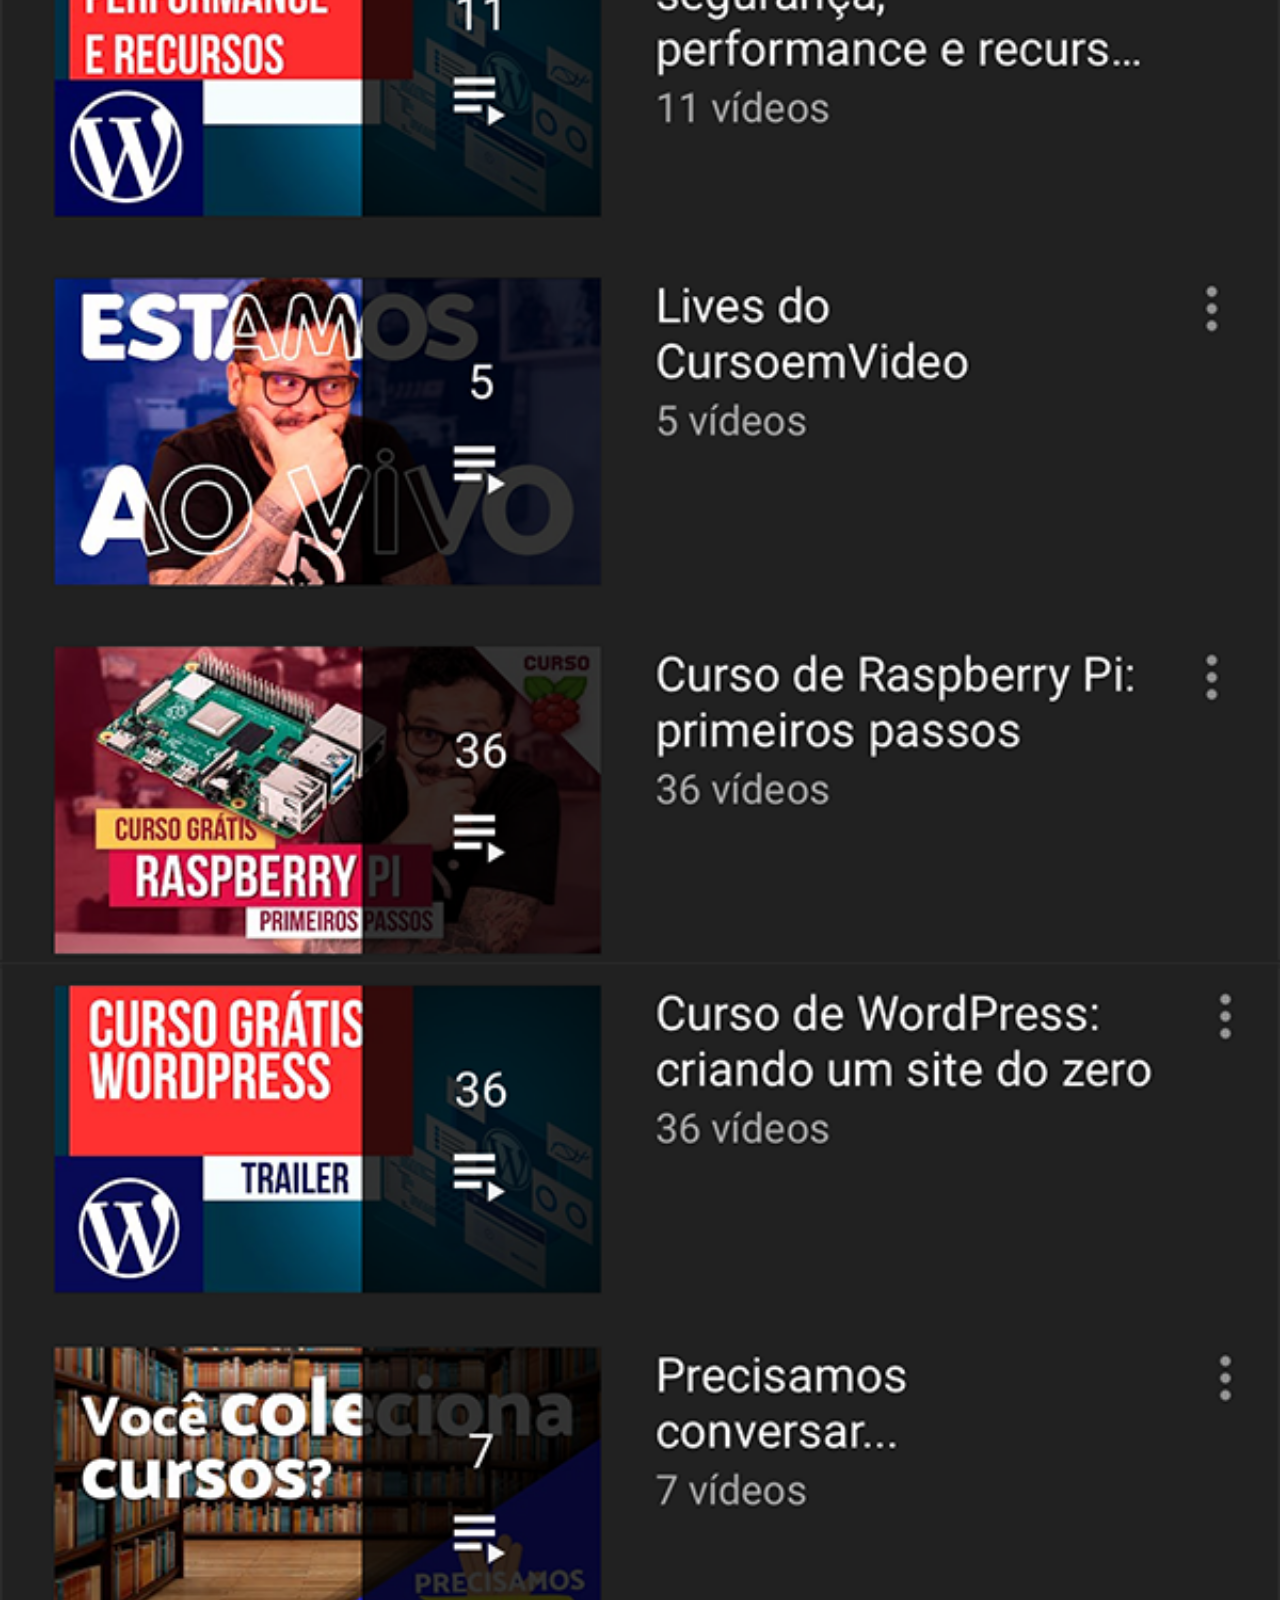
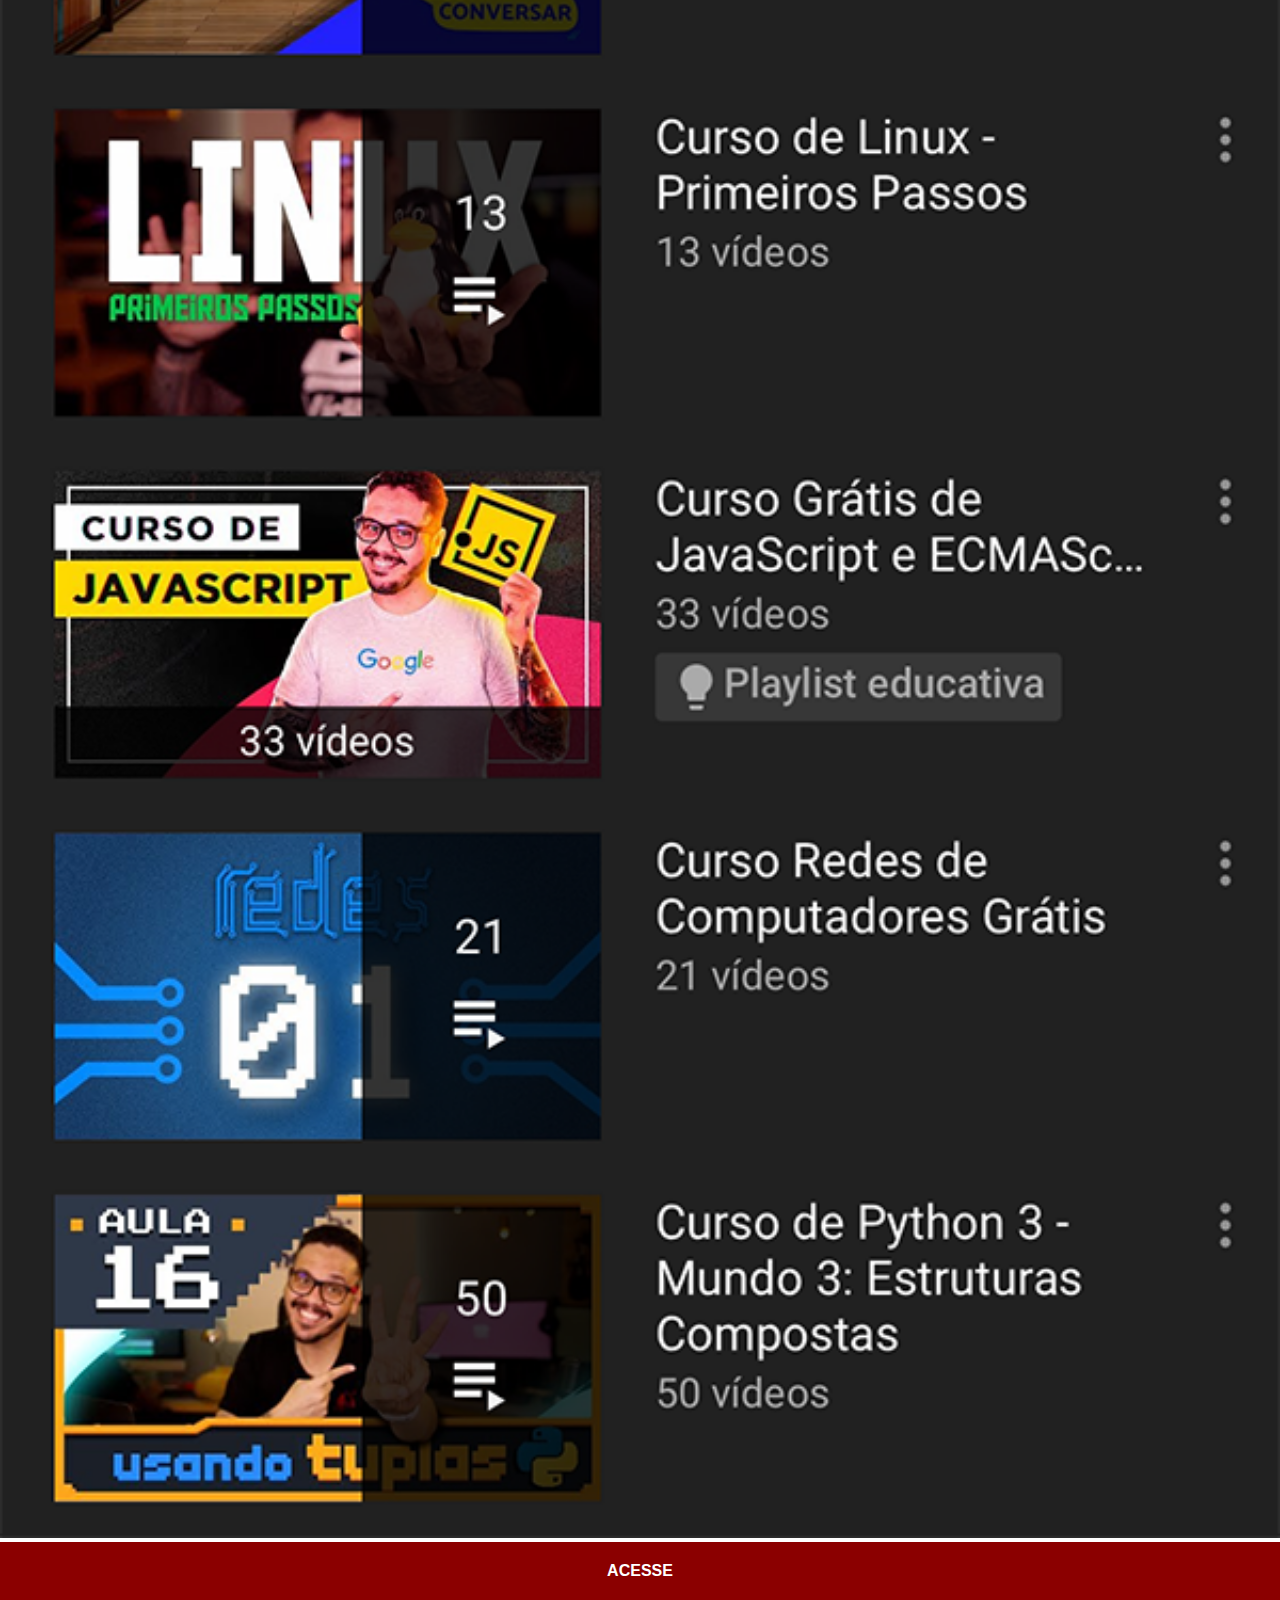
<file: Desafio/código/sites/youtube.html>
<!DOCTYPE html>
<html lang="pt-BR">
<head>
    <meta charset="UTF-8">
    <meta name="viewport" content="width=device-width, initial-scale=1.0">
    <title>Document</title>
    <link rel="stylesheet" href="../../estilo/social.css">
</head>
<body>
    <img src="../../imagens/tela-youtube.png" alt="">
    <a href="https://www.youtube.com/cursoemvideo" target="_blank">ACESSE</a>
</body>
</html>
</file>
<file: Desafio/estilo/style.css>
@charset "UTF-8";

*{
    margin: 0px;
    padding: 0px;
    font-family: Arial, Helvetica, sans-serif;
}
html, body{
    height: 100vh;
    width: 100vw;
    background-color: black;
}
body{
    background: url(../imagens/fundo-madeira.jpg) no-repeat top center;
    background-size: cover;
    background-attachment: fixed;
}
main{
    height: 100vh;
    position: relative;
    
}
section#telefone {
    height: 627px;
    width: 311px;
    position: absolute;
    top: 50%;
    left: 50%;
    transform: translate(-50%, -50%);
    background:  url(../imagens/frame-iphone.png) no-repeat;
}
iframe{
    position: relative;
    top: 80px;
    left: 20px;
    width: 270px;
    height: 471px;
}
section#redes-sociais{
    position: absolute;
    top: 6%;
    left: 89%;
}
section#redes-sociais img{
    width: 50px;
    margin: 10px;
    border-radius: 50%;
    box-shadow: 2px 2px 5px rgba(0, 0, 0, 0.584);
    box-sizing: border-box;
}
section#redes-sociais img:hover{
    border: 2px solid white;
}
</file>
<file: Desafio/estilo/social.css>
@charset "UTF-8";
        *{
            margin: 0px;
            padding: 0px;
            font-family: Arial, Helvetica, sans-serif;
        }
        ::-webkit-scrollbar{
            width: 0px;
            height: 0px;
        }
        img{
            width: 100vw;
        }
        a{
            display: block;
            background-color: darkred;
            color: white;
            padding: 20px;
            text-align: center;
            font-weight: bolder;
            text-decoration: none;
        }
        a:hover{
            background-color: red;
        }
</file>
